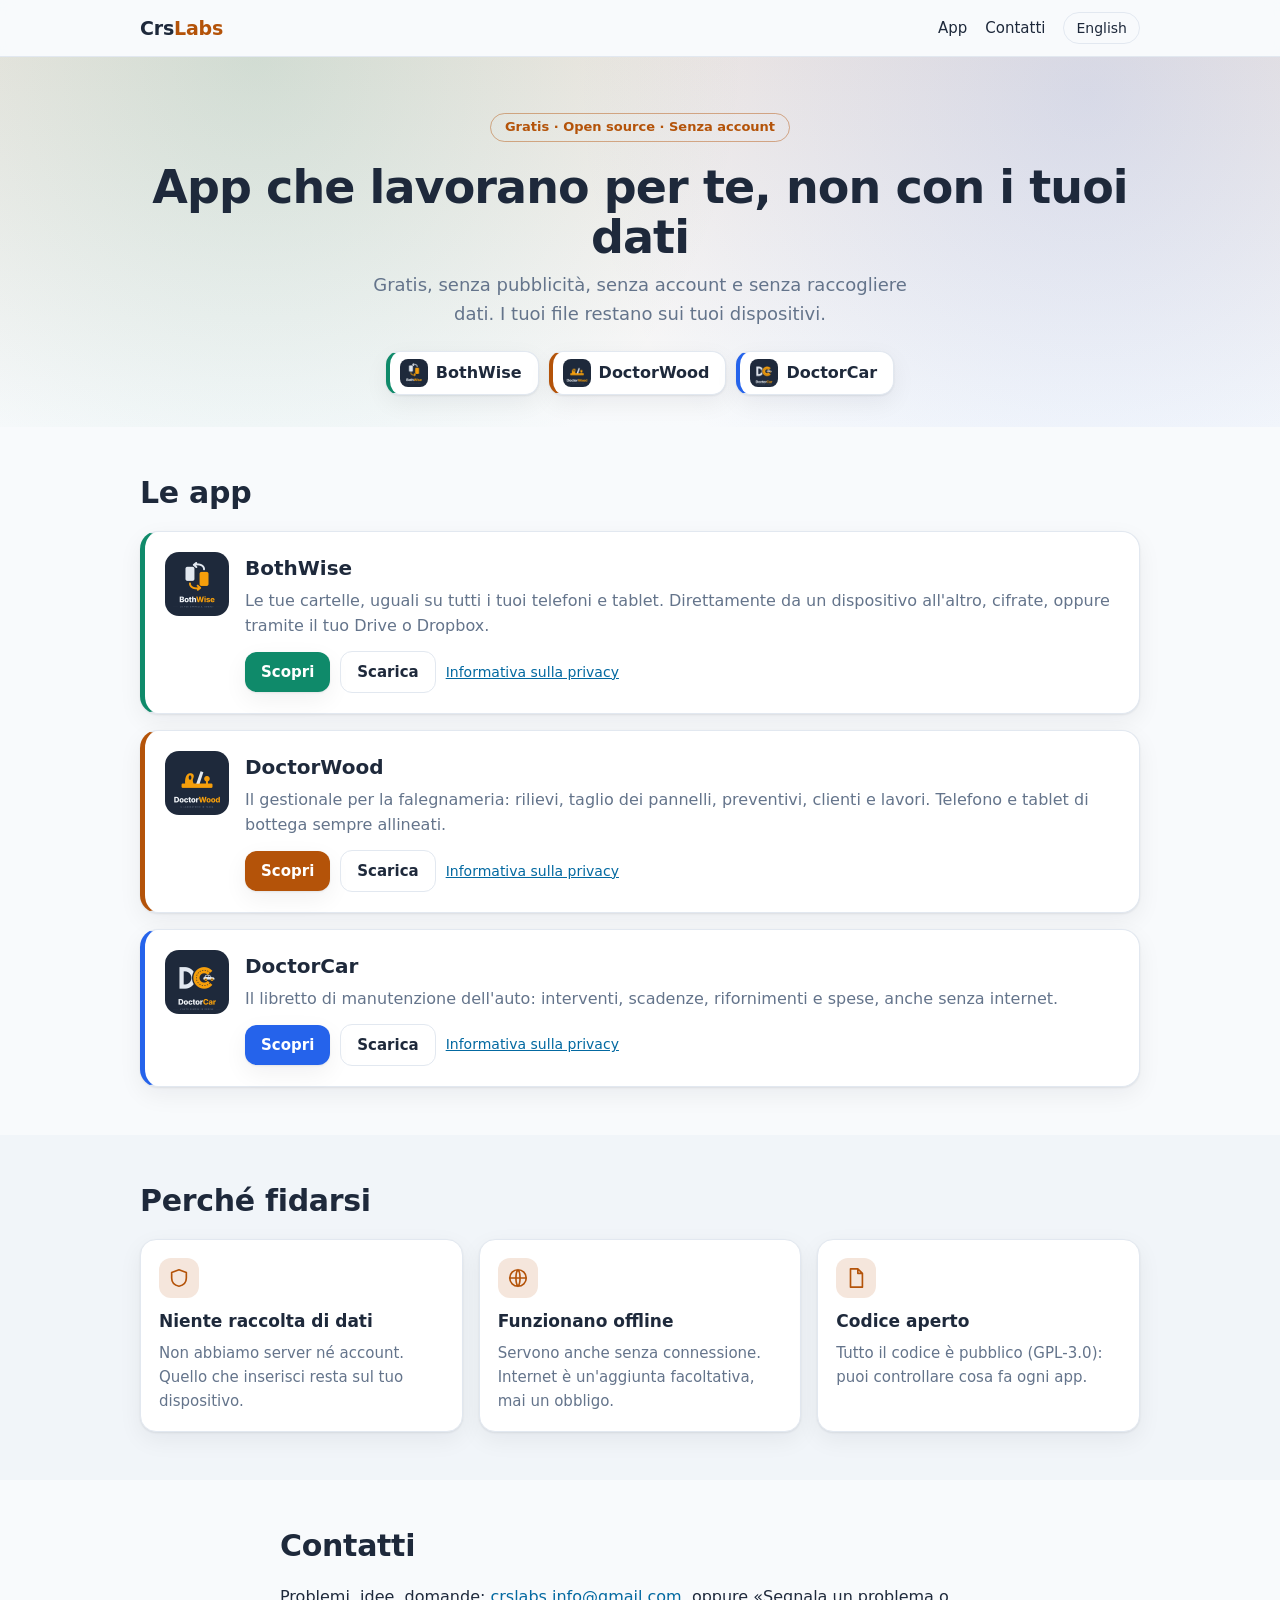
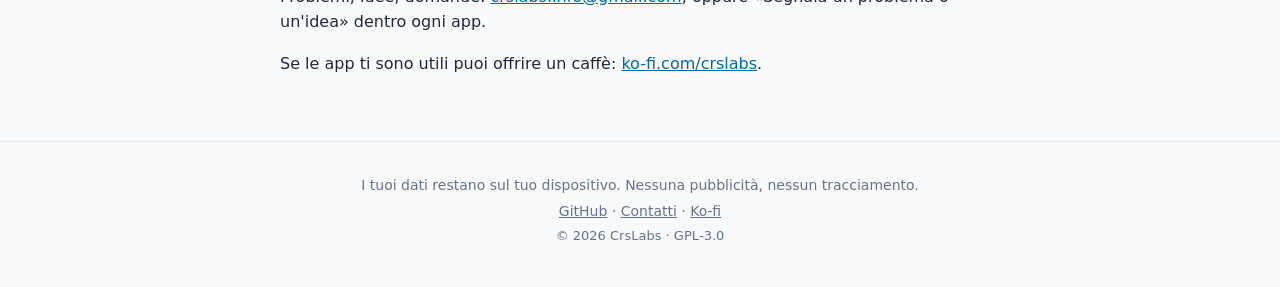
<file: index.html>
<!doctype html>
<html lang="it">
<head>
<meta charset="utf-8">
<meta name="viewport" content="width=device-width, initial-scale=1">
<title>CrsLabs</title>
<meta name="description" content="CrsLabs: app gratuite che funzionano senza cloud e senza raccogliere dati. BothWise, DoctorWood, DoctorCar.">
<meta name="theme-color" content="#b45309">
<link rel="stylesheet" href="stile.css">
</head>
<body>
<header class="nav"><div class="in"><a class="marca" href="">Crs<span>Labs</span></a>
<nav><a href="#app">App</a><a class="solo-largo" href="#contatti">Contatti</a><a class="lingua" href="en.html">English</a></nav></div></header>
<main><section class="eroe home"><div class="in"><span class="badge">Gratis · Open source · Senza account</span><h1>App che lavorano per te, non con i tuoi dati</h1><p class="lead">Gratis, senza pubblicità, senza account e senza raccogliere dati. I tuoi file restano sui tuoi dispositivi.</p><div class="pillole"><a class="pill" style="--acc:#0f8a6a" href="app/bothwise/"><img src="img/bothwise.png" alt="" width="28" height="28">BothWise</a><a class="pill" style="--acc:#b45309" href="app/doctorwood/"><img src="img/doctorwood.png" alt="" width="28" height="28">DoctorWood</a><a class="pill" style="--acc:#2563eb" href="app/doctorcar/"><img src="img/doctorcar.png" alt="" width="28" height="28">DoctorCar</a></div></div></section>
<section class="sez" id="app"><div class="in"><h2>Le app</h2><div class="carte">
<article class="app" style="--acc:#0f8a6a"><img src="img/bothwise.png" alt="" width="64" height="64"><div><h3>BothWise</h3><p>Le tue cartelle, uguali su tutti i tuoi telefoni e tablet. Direttamente da un dispositivo all'altro, cifrate, oppure tramite il tuo Drive o Dropbox.</p><div class="azioni"><a class="bott" href="app/bothwise/">Scopri</a><a class="bott sec" href="https://github.com/CrsLabs/BothWise/releases/latest">Scarica</a><a class="lk" href="privacy/bothwise.html">Informativa sulla privacy</a></div></div></article>
<article class="app" style="--acc:#b45309"><img src="img/doctorwood.png" alt="" width="64" height="64"><div><h3>DoctorWood</h3><p>Il gestionale per la falegnameria: rilievi, taglio dei pannelli, preventivi, clienti e lavori. Telefono e tablet di bottega sempre allineati.</p><div class="azioni"><a class="bott" href="app/doctorwood/">Scopri</a><a class="bott sec" href="https://github.com/CrsLabs/DoctorWood/releases/latest">Scarica</a><a class="lk" href="privacy/doctorwood.html">Informativa sulla privacy</a></div></div></article>
<article class="app" style="--acc:#2563eb"><img src="img/doctorcar.png" alt="" width="64" height="64"><div><h3>DoctorCar</h3><p>Il libretto di manutenzione dell'auto: interventi, scadenze, rifornimenti e spese, anche senza internet.</p><div class="azioni"><a class="bott" href="app/doctorcar/">Scopri</a><a class="bott sec" href="https://github.com/CrsLabs/DoctorCar/releases/latest">Scarica</a><a class="lk" href="privacy/doctorcar.html">Informativa sulla privacy</a></div></div></article>
</div></div></section>
<section class="sez alt"><div class="in"><h2>Perché fidarsi</h2><div class="griglia tre"><div class="scheda"><span class="ico"><svg viewBox="0 0 24 24" aria-hidden="true"><path d="M12 3l8 3v6c0 5-3.5 8-8 9-4.5-1-8-4-8-9V6z"/></svg></span><h3>Niente raccolta di dati</h3><p>Non abbiamo server né account. Quello che inserisci resta sul tuo dispositivo.</p></div><div class="scheda"><span class="ico"><svg viewBox="0 0 24 24" aria-hidden="true"><path d="M12 3a9 9 0 1 0 0 18 9 9 0 0 0 0-18zM3 12h18M12 3c3 3 3 15 0 18M12 3c-3 3-3 15 0 18"/></svg></span><h3>Funzionano offline</h3><p>Servono anche senza connessione. Internet è un'aggiunta facoltativa, mai un obbligo.</p></div><div class="scheda"><span class="ico"><svg viewBox="0 0 24 24" aria-hidden="true"><path d="M6 2h8l5 5v15H6zM14 2v5h5"/></svg></span><h3>Codice aperto</h3><p>Tutto il codice è pubblico (GPL‑3.0): puoi controllare cosa fa ogni app.</p></div></div></div></section>
<section class="sez" id="contatti"><div class="in stretto"><h2>Contatti</h2><p>Problemi, idee, domande: <a href="mailto:crslabs.info@gmail.com">crslabs.info@gmail.com</a>, oppure «Segnala un problema o un'idea» dentro ogni app.</p><p>Se le app ti sono utili puoi offrire un caffè: <a href="https://ko-fi.com/crslabs">ko-fi.com/crslabs</a>.</p></div></section></main>
<footer class="piede"><div class="in"><p>I tuoi dati restano sul tuo dispositivo. Nessuna pubblicità, nessun tracciamento.</p><p><a href="https://github.com/CrsLabs">GitHub</a> · <a href="mailto:crslabs.info@gmail.com">Contatti</a> · <a href="https://ko-fi.com/crslabs">Ko‑fi</a></p><p class="pic">© 2026 CrsLabs · GPL‑3.0</p></div></footer>
</body></html>
</file>
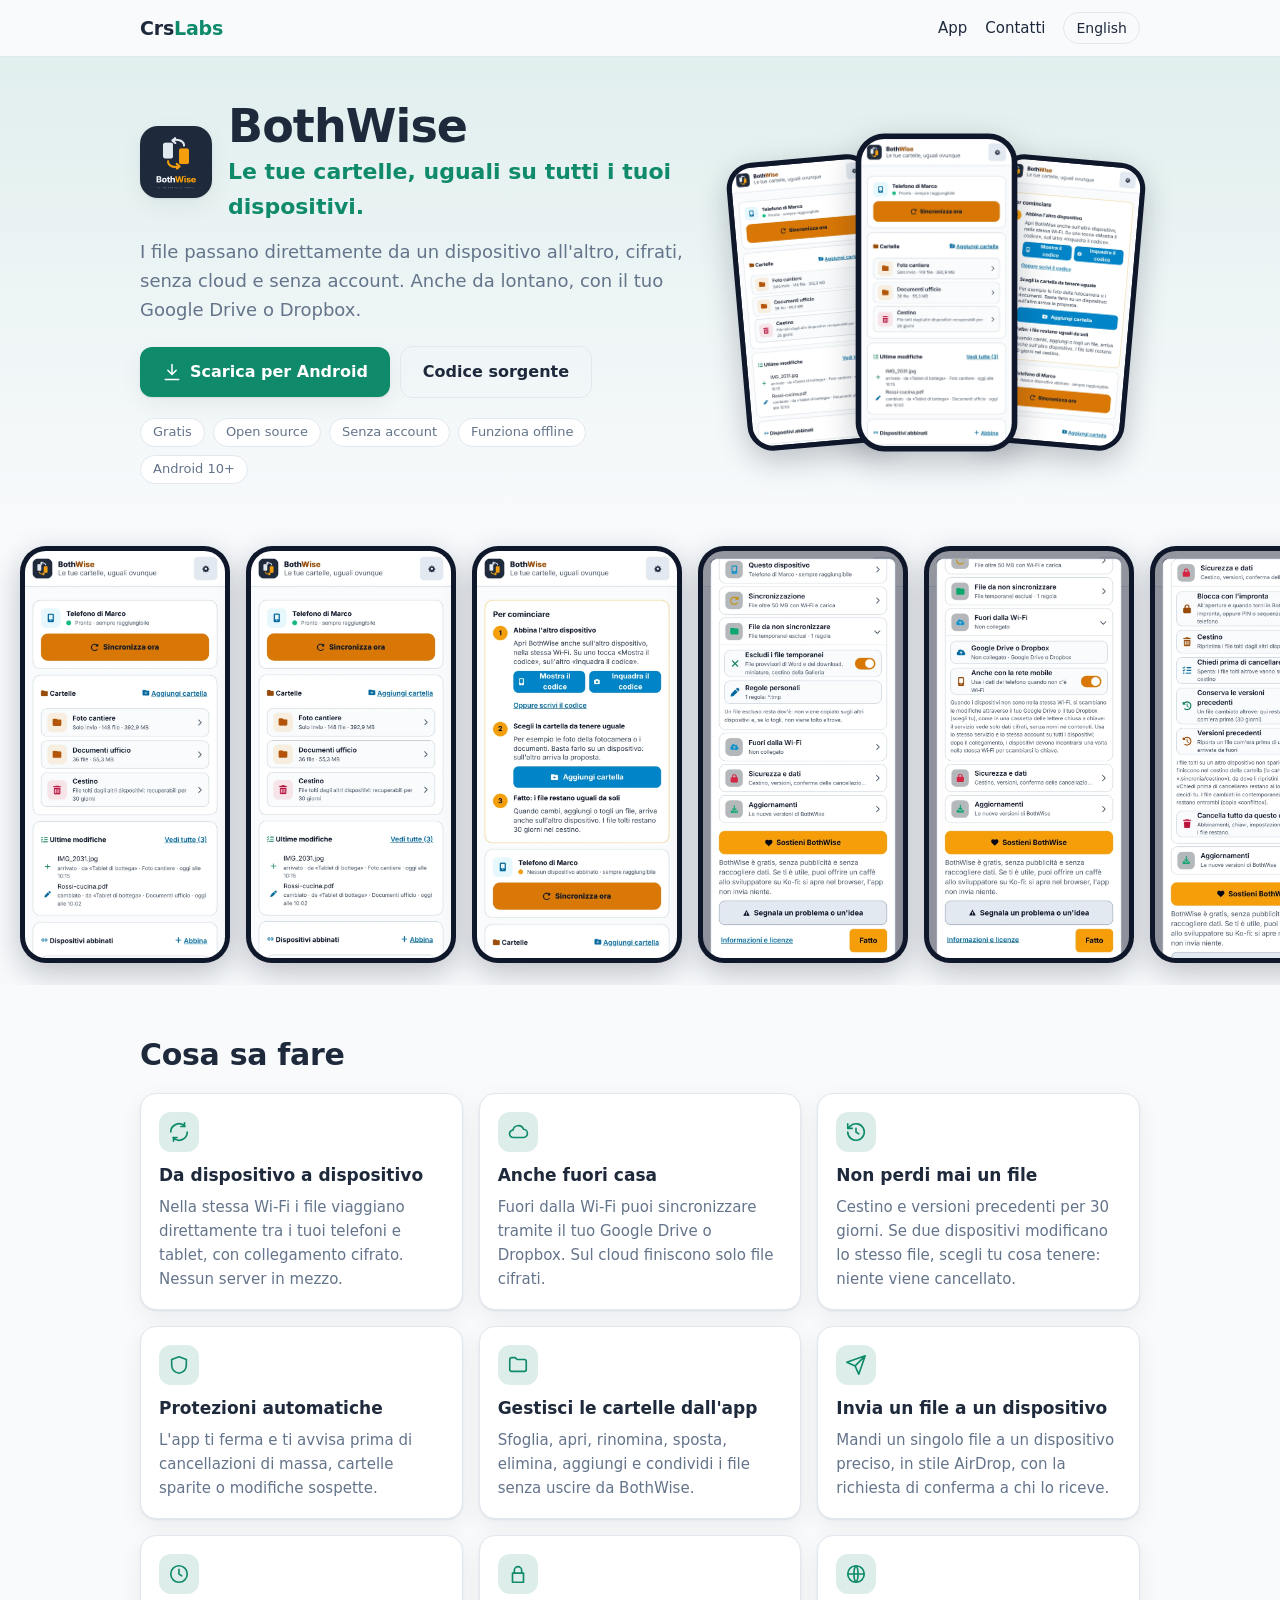
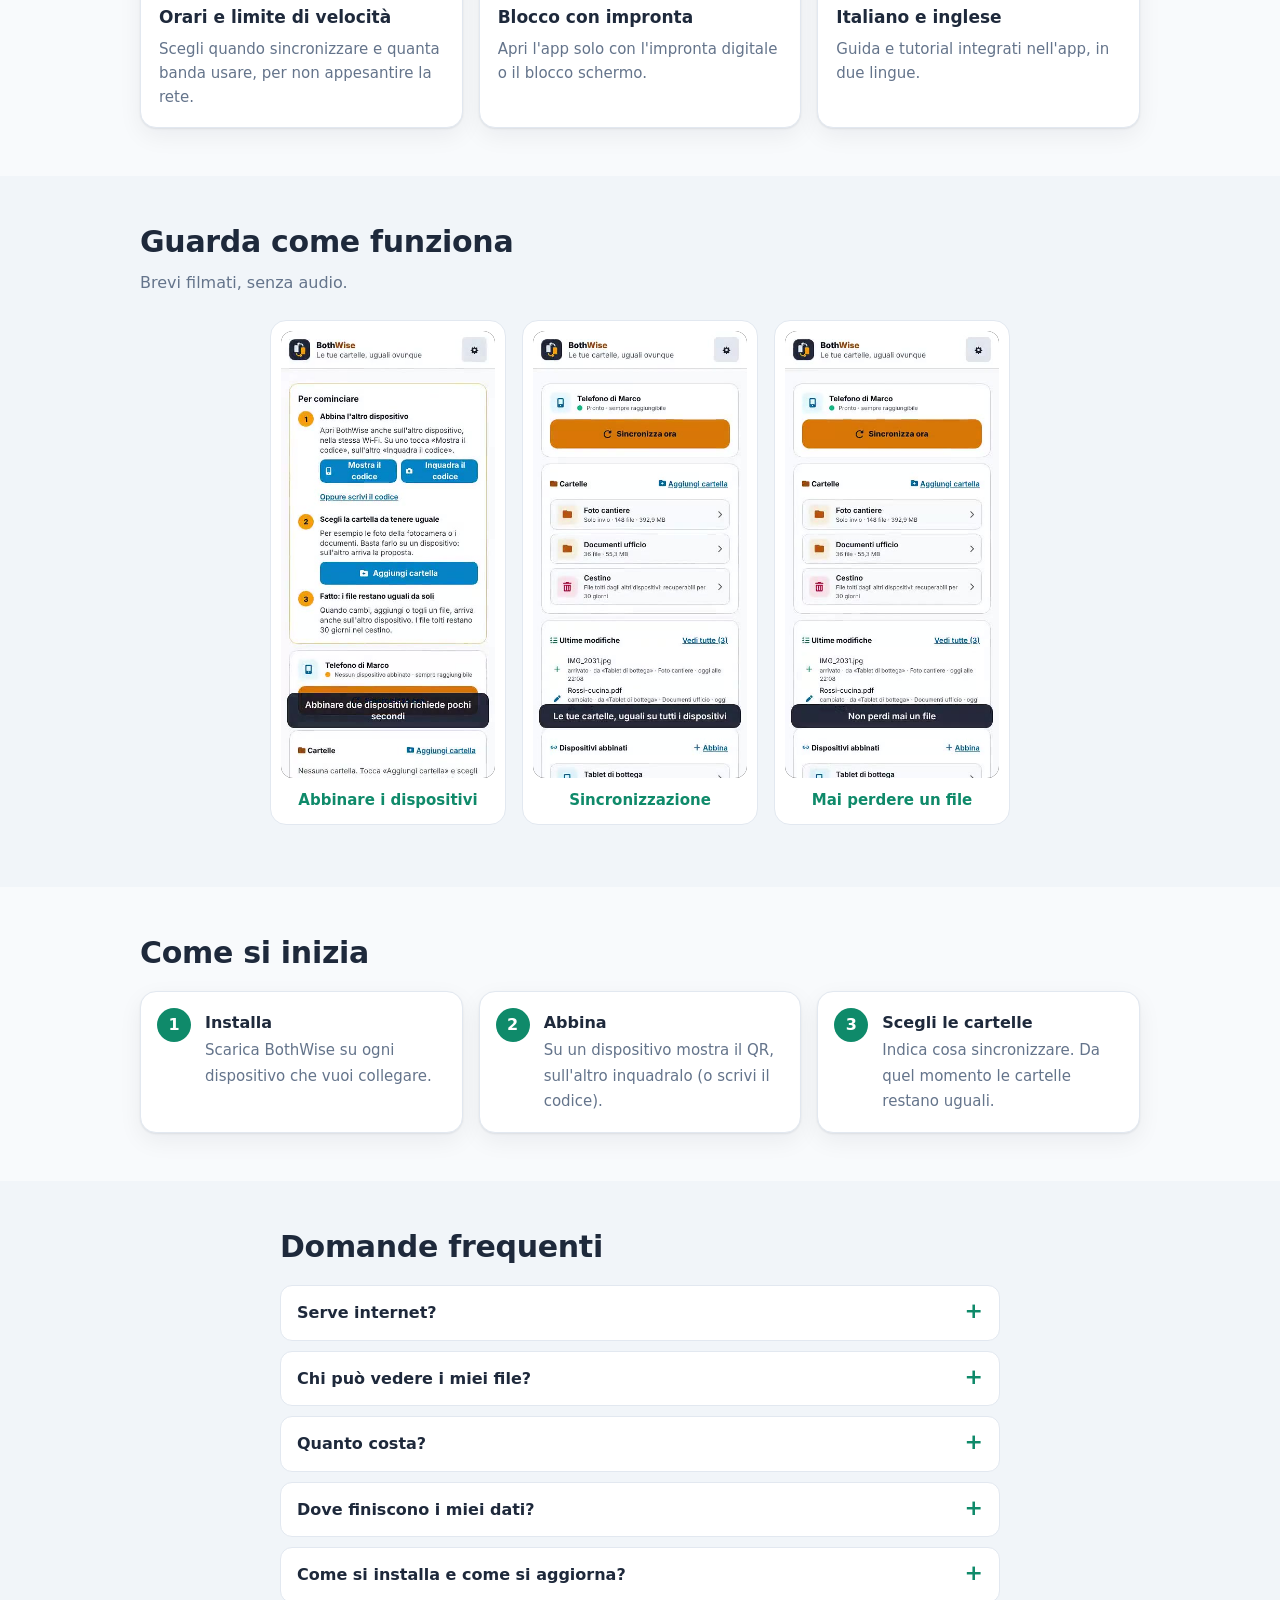
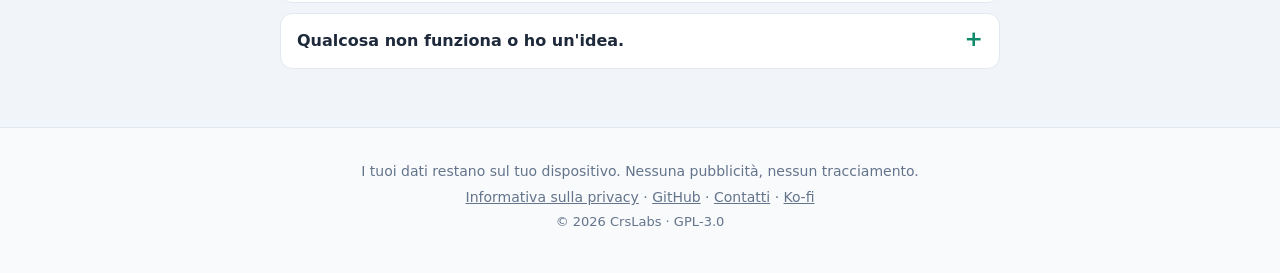
<file: app/bothwise/index.html>
<!doctype html>
<html lang="it">
<head>
<meta charset="utf-8">
<meta name="viewport" content="width=device-width, initial-scale=1">
<title>BothWise · CrsLabs</title>
<meta name="description" content="Le tue cartelle, uguali su tutti i tuoi dispositivi.">
<meta name="theme-color" content="#0f8a6a">
<link rel="stylesheet" href="../../stile.css">
</head>
<body style="--acc:#0f8a6a">
<header class="nav"><div class="in"><a class="marca" href="../../">Crs<span>Labs</span></a>
<nav><a href="../../#app">App</a><a class="solo-largo" href="../../#contatti">Contatti</a><a class="lingua" href="en.html">English</a></nav></div></header>
<main>
<section class="eroe"><div class="in due">
<div class="testo"><div class="intest"><img class="logo" src="logo.png" alt="" width="72" height="72"><div><h1>BothWise</h1><p class="tag">Le tue cartelle, uguali su tutti i tuoi dispositivi.</p></div></div><p class="lead">I file passano direttamente da un dispositivo all'altro, cifrati, senza cloud e senza account. Anche da lontano, con il tuo Google Drive o Dropbox.</p>
<div class="azioni"><a class="bott" href="https://github.com/CrsLabs/BothWise/releases/latest"><svg viewBox="0 0 24 24" aria-hidden="true"><path d="M12 3v12M7 10l5 5 5-5M4 21h16"/></svg>Scarica per Android</a><a class="bott sec" href="https://github.com/CrsLabs/BothWise">Codice sorgente</a></div>
<ul class="chip"><li>Gratis</li><li>Open source</li><li>Senza account</li><li>Funziona offline</li><li>Android 10+</li></ul></div>
<div class="pila" aria-hidden="true"><div class="tel t2"><img src="img/it-02.webp" alt="" width="640" height="1303"></div><div class="tel t1"><img src="img/it-01.webp" alt="" width="640" height="1303"></div><div class="tel t3"><img src="img/it-03.webp" alt="" width="640" height="1303"></div></div>
</div></section>
<section class="gal-sez"><div class="gal"><div class="tel"><img src="img/it-01.webp" alt="" width="640" height="1303"></div><div class="tel"><img src="img/it-02.webp" alt="" width="640" height="1303"></div><div class="tel"><img src="img/it-03.webp" alt="" width="640" height="1303" loading="lazy"></div><div class="tel"><img src="img/it-04.webp" alt="" width="640" height="1303" loading="lazy"></div><div class="tel"><img src="img/it-05.webp" alt="" width="640" height="1303" loading="lazy"></div><div class="tel"><img src="img/it-06.webp" alt="" width="640" height="1303" loading="lazy"></div></div></section>
<section class="sez"><div class="in"><h2>Cosa sa fare</h2><div class="griglia">
<div class="scheda"><span class="ico"><svg viewBox="0 0 24 24" aria-hidden="true"><path d="M21 12a9 9 0 0 1-15.5 6.2M3 12A9 9 0 0 1 18.5 5.8M18 2v4h-4M6 22v-4h4"/></svg></span><h3>Da dispositivo a dispositivo</h3><p><span class="lungo">Nella stessa Wi‑Fi i file viaggiano direttamente tra i tuoi telefoni e tablet, con collegamento cifrato. Nessun server in mezzo.</span><span class="corto">Nella stessa Wi‑Fi i file viaggiano direttamente tra i tuoi telefoni e tablet, con collegamento cifrato.</span></p></div>
<div class="scheda"><span class="ico"><svg viewBox="0 0 24 24" aria-hidden="true"><path d="M7 18a4 4 0 0 1-.5-8A6 6 0 0 1 18 9a4.5 4.5 0 0 1-.5 9z"/></svg></span><h3>Anche fuori casa</h3><p><span class="lungo">Fuori dalla Wi‑Fi puoi sincronizzare tramite il tuo Google Drive o Dropbox. Sul cloud finiscono solo file cifrati.</span><span class="corto">Fuori dalla Wi‑Fi puoi sincronizzare tramite il tuo Google Drive o Dropbox.</span></p></div>
<div class="scheda"><span class="ico"><svg viewBox="0 0 24 24" aria-hidden="true"><path d="M3 12a9 9 0 1 0 3-6.7L3 8M3 3v5h5M12 8v4l3 2"/></svg></span><h3>Non perdi mai un file</h3><p><span class="lungo">Cestino e versioni precedenti per 30 giorni. Se due dispositivi modificano lo stesso file, scegli tu cosa tenere: niente viene cancellato.</span><span class="corto">Cestino e versioni precedenti per 30 giorni.</span></p></div>
<div class="scheda"><span class="ico"><svg viewBox="0 0 24 24" aria-hidden="true"><path d="M12 3l8 3v6c0 5-3.5 8-8 9-4.5-1-8-4-8-9V6z"/></svg></span><h3>Protezioni automatiche</h3><p><span class="lungo">L'app ti ferma e ti avvisa prima di cancellazioni di massa, cartelle sparite o modifiche sospette.</span><span class="corto">L'app ti ferma e ti avvisa prima di cancellazioni di massa, cartelle sparite o modifiche sospette.</span></p></div>
<div class="scheda"><span class="ico"><svg viewBox="0 0 24 24" aria-hidden="true"><path d="M3 6a2 2 0 0 1 2-2h4l2 2h8a2 2 0 0 1 2 2v9a2 2 0 0 1-2 2H5a2 2 0 0 1-2-2z"/></svg></span><h3>Gestisci le cartelle dall'app</h3><p><span class="lungo">Sfoglia, apri, rinomina, sposta, elimina, aggiungi e condividi i file senza uscire da BothWise.</span><span class="corto">Sfoglia, apri, rinomina, sposta, elimina, aggiungi e condividi i file senza uscire da BothWise.</span></p></div>
<div class="scheda"><span class="ico"><svg viewBox="0 0 24 24" aria-hidden="true"><path d="M22 2L11 13M22 2l-7 20-4-9-9-4z"/></svg></span><h3>Invia un file a un dispositivo</h3><p><span class="lungo">Mandi un singolo file a un dispositivo preciso, in stile AirDrop, con la richiesta di conferma a chi lo riceve.</span><span class="corto">Mandi un singolo file a un dispositivo preciso, in stile AirDrop, con la richiesta di conferma a chi lo riceve.</span></p></div>
<div class="scheda"><span class="ico"><svg viewBox="0 0 24 24" aria-hidden="true"><path d="M12 7v5l3 2M21 12a9 9 0 1 1-18 0 9 9 0 0 1 18 0z"/></svg></span><h3>Orari e limite di velocità</h3><p><span class="lungo">Scegli quando sincronizzare e quanta banda usare, per non appesantire la rete.</span><span class="corto">Scegli quando sincronizzare e quanta banda usare, per non appesantire la rete.</span></p></div>
<div class="scheda"><span class="ico"><svg viewBox="0 0 24 24" aria-hidden="true"><path d="M6 11h12v10H6zM8 11V8a4 4 0 0 1 8 0v3"/></svg></span><h3>Blocco con impronta</h3><p><span class="lungo">Apri l'app solo con l'impronta digitale o il blocco schermo.</span><span class="corto">Apri l'app solo con l'impronta digitale o il blocco schermo.</span></p></div>
<div class="scheda"><span class="ico"><svg viewBox="0 0 24 24" aria-hidden="true"><path d="M12 3a9 9 0 1 0 0 18 9 9 0 0 0 0-18zM3 12h18M12 3c3 3 3 15 0 18M12 3c-3 3-3 15 0 18"/></svg></span><h3>Italiano e inglese</h3><p><span class="lungo">Guida e tutorial integrati nell'app, in due lingue.</span><span class="corto">Guida e tutorial integrati nell'app, in due lingue.</span></p></div>
</div></div></section>
<section class="sez alt"><div class="in"><h2>Guarda come funziona</h2><p class="sub">Brevi filmati, senza audio.</p><div class="vr"><div class="vc"><video muted loop playsinline preload="metadata" poster="video/it/abbinamento.jpg" src="video/it/abbinamento.mp4"></video><h3>Abbinare i dispositivi</h3></div><div class="vc"><video muted loop playsinline preload="metadata" poster="video/it/sincronizzazione.jpg" src="video/it/sincronizzazione.mp4"></video><h3>Sincronizzazione</h3></div><div class="vc"><video muted loop playsinline preload="metadata" poster="video/it/senza-perdere.jpg" src="video/it/senza-perdere.mp4"></video><h3>Mai perdere un file</h3></div></div></div></section>
<section class="sez"><div class="in"><h2>Come si inizia</h2><ol class="passi"><li><b>Installa</b><span>Scarica BothWise su ogni dispositivo che vuoi collegare.</span></li><li><b>Abbina</b><span>Su un dispositivo mostra il QR, sull'altro inquadralo (o scrivi il codice).</span></li><li><b>Scegli le cartelle</b><span>Indica cosa sincronizzare. Da quel momento le cartelle restano uguali.</span></li></ol></div></section>
<section class="sez alt"><div class="in stretto"><h2>Domande frequenti</h2><details><summary>Serve internet?</summary><p>No: nella stessa Wi‑Fi i dispositivi si trovano da soli. Internet serve solo se vuoi sincronizzare da lontano tramite Drive o Dropbox.</p></details><details><summary>Chi può vedere i miei file?</summary><p>Solo i dispositivi che hai abbinato tu. Sul cloud, se lo usi, i file sono cifrati e illeggibili per il fornitore.</p></details><details><summary>Quanto costa?</summary><p>Niente. Le app sono gratuite, senza pubblicità e senza acquisti. Se ti sono utili puoi offrire un caffè su ko-fi.com/crslabs.</p></details><details><summary>Dove finiscono i miei dati?</summary><p>Restano sul tuo dispositivo. CrsLabs non ha server e non raccoglie nulla. I dettagli sono nell'informativa sulla privacy.</p></details><details><summary>Come si installa e come si aggiorna?</summary><p>Scarica il file dalla pagina «Release» su GitHub e aprilo: Android ti chiederà di consentire l'installazione da quella fonte. Gli aggiornamenti successivi ti vengono proposti dentro l'app e si installano sopra la versione vecchia, senza perdere i dati.</p></details><details><summary>Qualcosa non funziona o ho un'idea.</summary><p>Scrivi a crslabs.info@gmail.com oppure usa «Segnala un problema o un'idea» dentro l'app.</p></details></div></section>
</main>
<footer class="piede"><div class="in"><p>I tuoi dati restano sul tuo dispositivo. Nessuna pubblicità, nessun tracciamento.</p><p><a href="../../privacy/bothwise.html">Informativa sulla privacy</a> · <a href="https://github.com/CrsLabs/BothWise">GitHub</a> · <a href="mailto:crslabs.info@gmail.com">Contatti</a> · <a href="https://ko-fi.com/crslabs">Ko‑fi</a></p><p class="pic">© 2026 CrsLabs · GPL‑3.0</p></div></footer>
<script>(function(){var v=[].slice.call(document.querySelectorAll('.vc video'));if(!v.length)return;
v.forEach(function(e){e.addEventListener('click',function(){e.paused?e.play():e.pause()})});
if(!('IntersectionObserver'in window))return;var o=new IntersectionObserver(function(es){es.forEach(function(x){var e=x.target;if(x.isIntersecting&&x.intersectionRatio>=.6){var p=e.play();p&&p.catch&&p.catch(function(){})}else e.pause()})},{threshold:[0,.6]});v.forEach(function(e){o.observe(e)})})()</script>
</body></html>
</file>
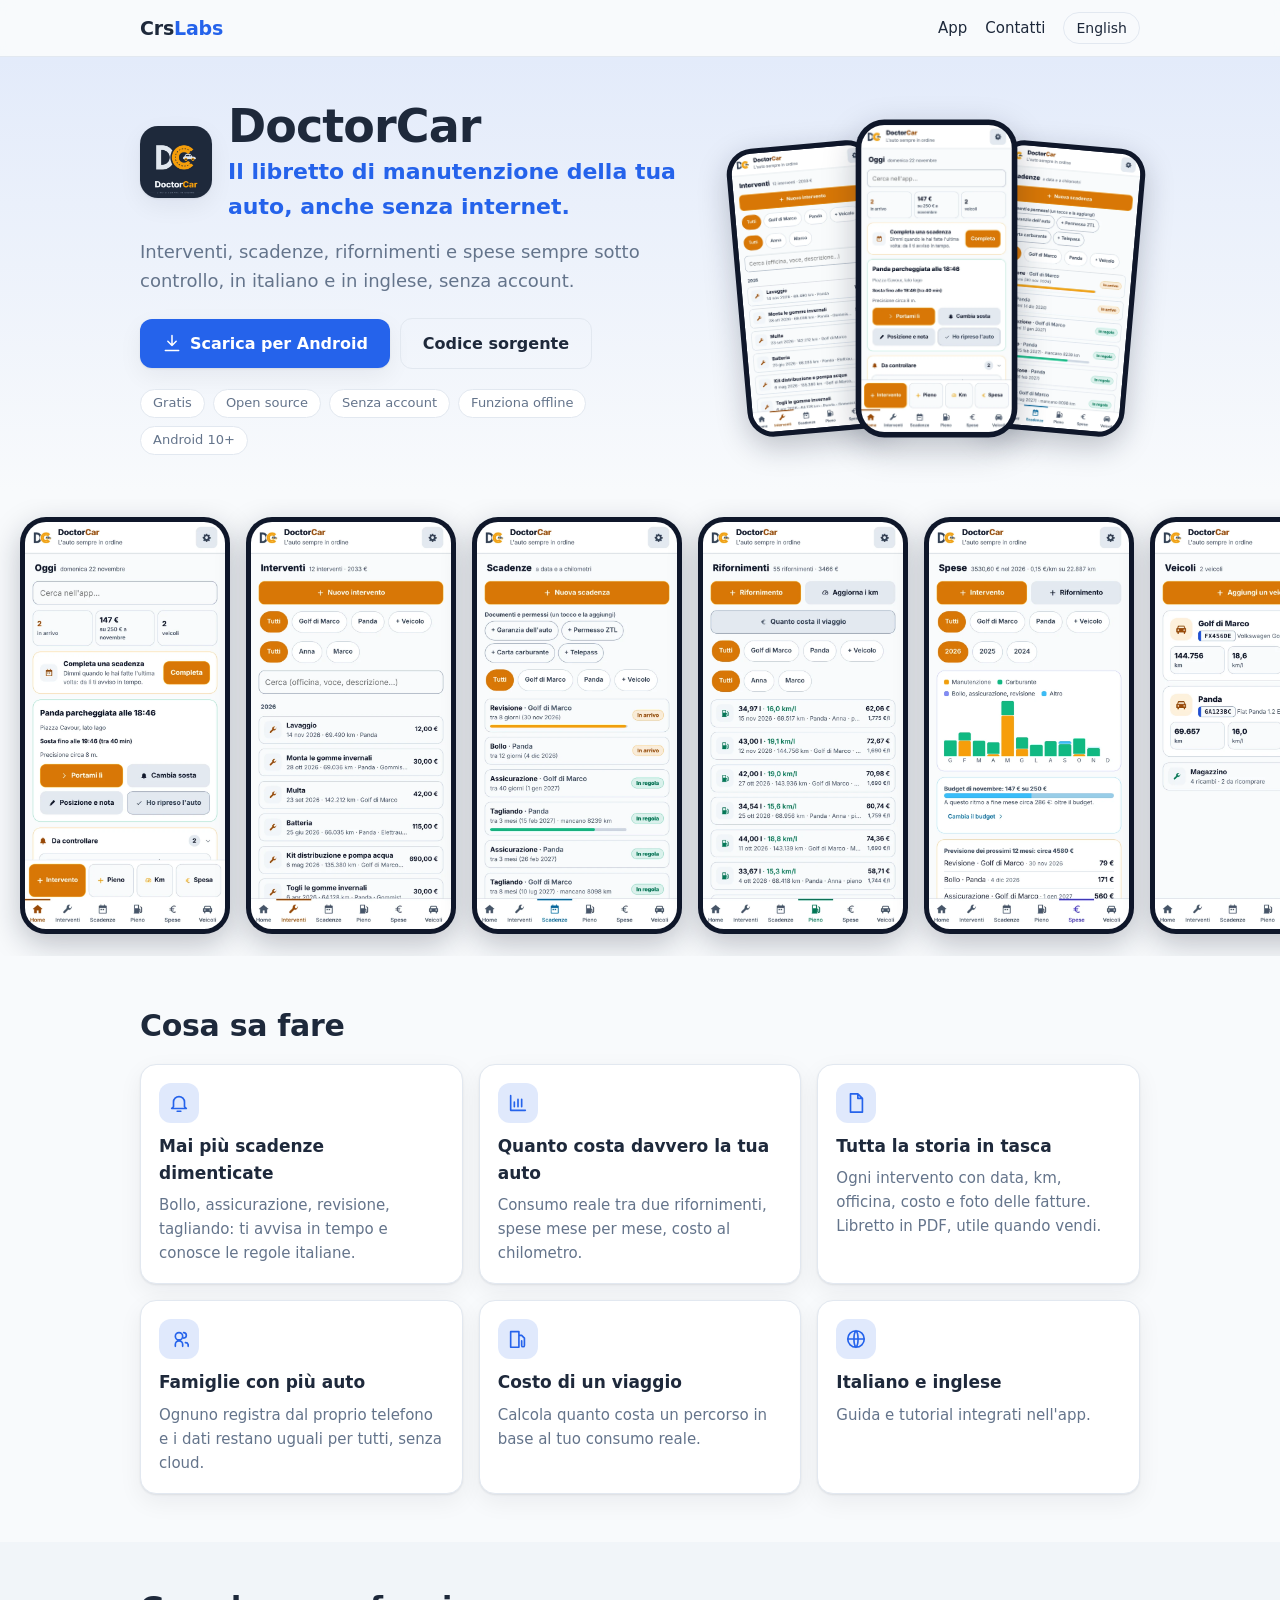
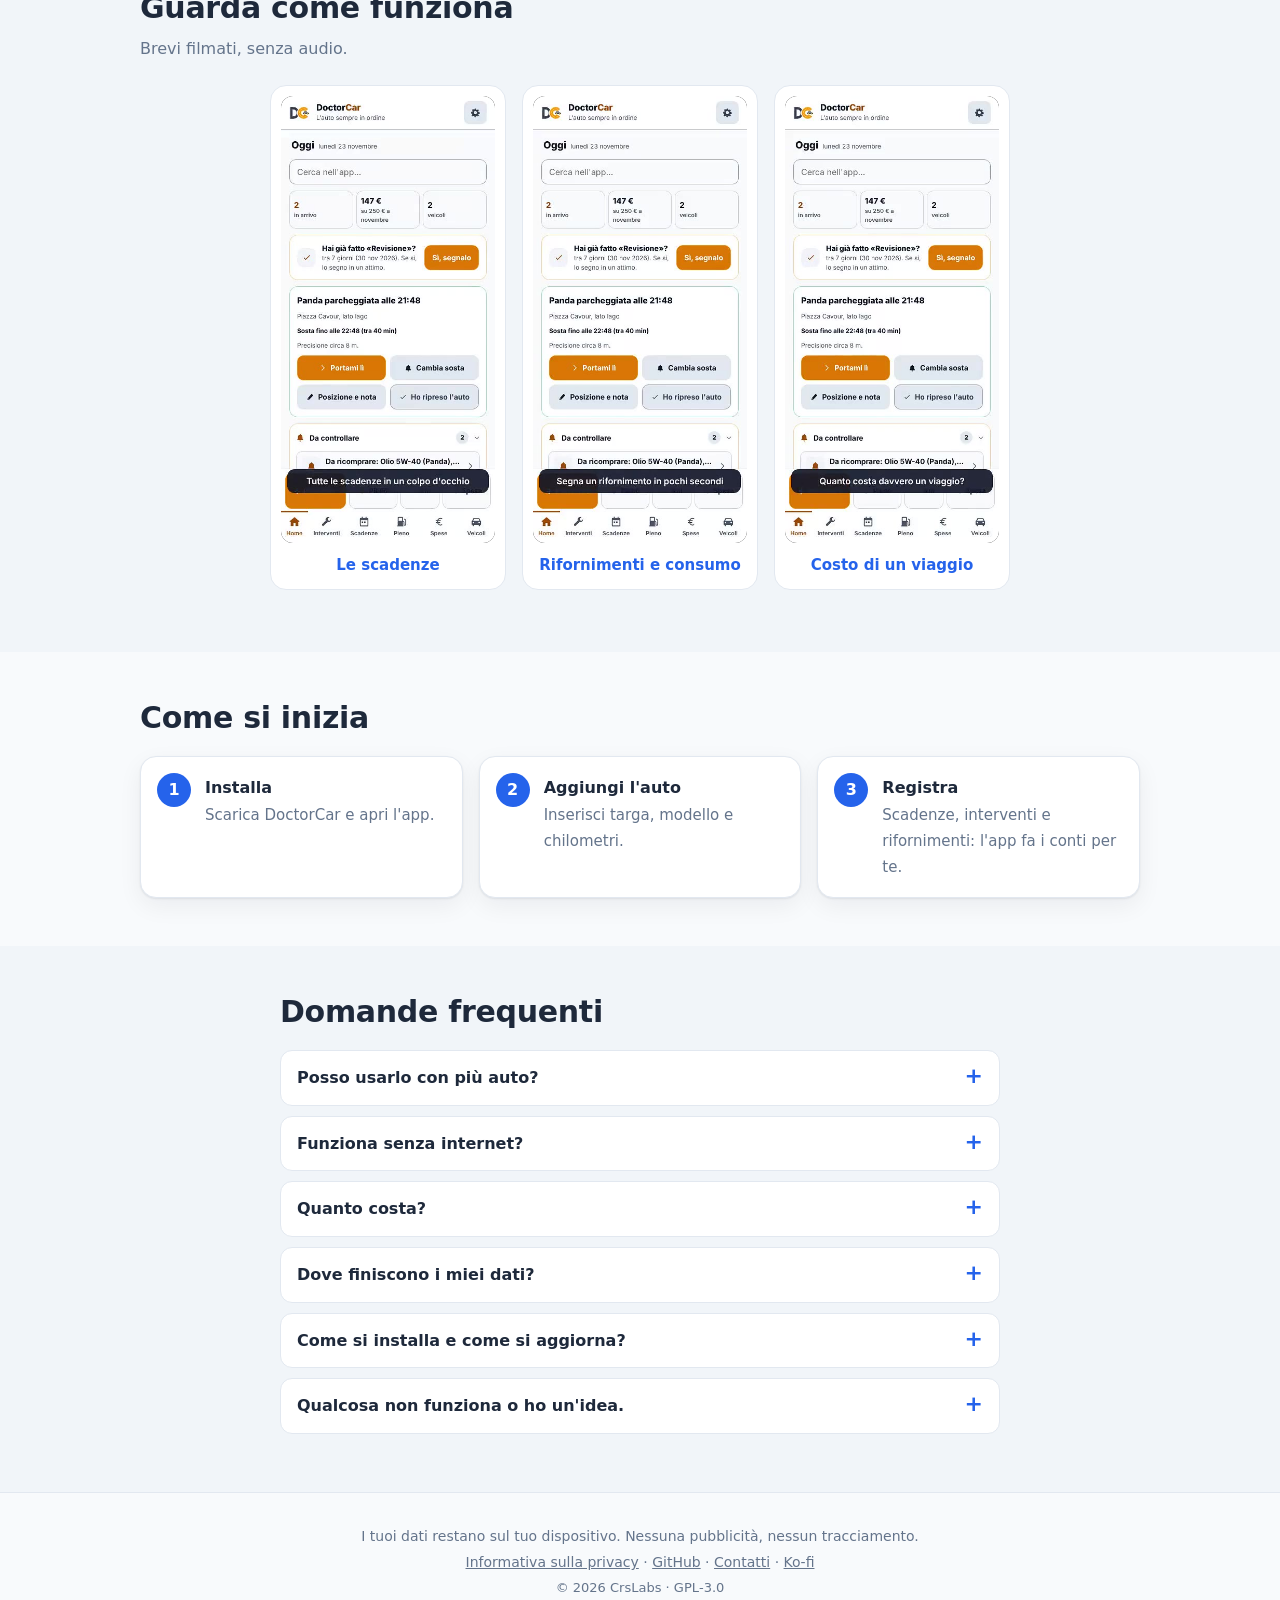
<file: app/doctorcar/index.html>
<!doctype html>
<html lang="it">
<head>
<meta charset="utf-8">
<meta name="viewport" content="width=device-width, initial-scale=1">
<title>DoctorCar · CrsLabs</title>
<meta name="description" content="Il libretto di manutenzione della tua auto, anche senza internet.">
<meta name="theme-color" content="#2563eb">
<link rel="stylesheet" href="../../stile.css">
</head>
<body style="--acc:#2563eb">
<header class="nav"><div class="in"><a class="marca" href="../../">Crs<span>Labs</span></a>
<nav><a href="../../#app">App</a><a class="solo-largo" href="../../#contatti">Contatti</a><a class="lingua" href="en.html">English</a></nav></div></header>
<main>
<section class="eroe"><div class="in due">
<div class="testo"><div class="intest"><img class="logo" src="logo.png" alt="" width="72" height="72"><div><h1>DoctorCar</h1><p class="tag">Il libretto di manutenzione della tua auto, anche senza internet.</p></div></div><p class="lead">Interventi, scadenze, rifornimenti e spese sempre sotto controllo, in italiano e in inglese, senza account.</p>
<div class="azioni"><a class="bott" href="https://github.com/CrsLabs/DoctorCar/releases/latest"><svg viewBox="0 0 24 24" aria-hidden="true"><path d="M12 3v12M7 10l5 5 5-5M4 21h16"/></svg>Scarica per Android</a><a class="bott sec" href="https://github.com/CrsLabs/DoctorCar">Codice sorgente</a></div>
<ul class="chip"><li>Gratis</li><li>Open source</li><li>Senza account</li><li>Funziona offline</li><li>Android 10+</li></ul></div>
<div class="pila" aria-hidden="true"><div class="tel t2"><img src="img/it-02.webp" alt="" width="640" height="1303"></div><div class="tel t1"><img src="img/it-01.webp" alt="" width="640" height="1303"></div><div class="tel t3"><img src="img/it-03.webp" alt="" width="640" height="1303"></div></div>
</div></section>
<section class="gal-sez"><div class="gal"><div class="tel"><img src="img/it-01.webp" alt="" width="640" height="1303"></div><div class="tel"><img src="img/it-02.webp" alt="" width="640" height="1303"></div><div class="tel"><img src="img/it-03.webp" alt="" width="640" height="1303" loading="lazy"></div><div class="tel"><img src="img/it-04.webp" alt="" width="640" height="1303" loading="lazy"></div><div class="tel"><img src="img/it-05.webp" alt="" width="640" height="1303" loading="lazy"></div><div class="tel"><img src="img/it-06.webp" alt="" width="640" height="1303" loading="lazy"></div><div class="tel"><img src="img/it-07.webp" alt="" width="640" height="1303" loading="lazy"></div></div></section>
<section class="sez"><div class="in"><h2>Cosa sa fare</h2><div class="griglia">
<div class="scheda"><span class="ico"><svg viewBox="0 0 24 24" aria-hidden="true"><path d="M6 16V11a6 6 0 0 1 12 0v5l2 2H4zM10 21h4"/></svg></span><h3>Mai più scadenze dimenticate</h3><p><span class="lungo">Bollo, assicurazione, revisione, tagliando: ti avvisa in tempo e conosce le regole italiane.</span><span class="corto">Bollo, assicurazione, revisione, tagliando: ti avvisa in tempo e conosce le regole italiane.</span></p></div>
<div class="scheda"><span class="ico"><svg viewBox="0 0 24 24" aria-hidden="true"><path d="M4 20V4M4 20h16M8 16v-5M12 16V8M16 16v-8"/></svg></span><h3>Quanto costa davvero la tua auto</h3><p><span class="lungo">Consumo reale tra due rifornimenti, spese mese per mese, costo al chilometro.</span><span class="corto">Consumo reale tra due rifornimenti, spese mese per mese, costo al chilometro.</span></p></div>
<div class="scheda"><span class="ico"><svg viewBox="0 0 24 24" aria-hidden="true"><path d="M6 2h8l5 5v15H6zM14 2v5h5"/></svg></span><h3>Tutta la storia in tasca</h3><p><span class="lungo">Ogni intervento con data, km, officina, costo e foto delle fatture. Libretto in PDF, utile quando vendi.</span><span class="corto">Ogni intervento con data, km, officina, costo e foto delle fatture.</span></p></div>
<div class="scheda"><span class="ico"><svg viewBox="0 0 24 24" aria-hidden="true"><path d="M16 20v-2a4 4 0 0 0-8 0v2M12 13a4 4 0 1 0 0-8 4 4 0 0 0 0 8zM22 20v-2a3 3 0 0 0-3-2M17 5a3 3 0 0 1 0 6"/></svg></span><h3>Famiglie con più auto</h3><p><span class="lungo">Ognuno registra dal proprio telefono e i dati restano uguali per tutti, senza cloud.</span><span class="corto">Ognuno registra dal proprio telefono e i dati restano uguali per tutti, senza cloud.</span></p></div>
<div class="scheda"><span class="ico"><svg viewBox="0 0 24 24" aria-hidden="true"><path d="M4 21V4h9v17M4 21h9M13 8h3l3 3v8a1.5 1.5 0 0 1-3 0v-5"/></svg></span><h3>Costo di un viaggio</h3><p><span class="lungo">Calcola quanto costa un percorso in base al tuo consumo reale.</span><span class="corto">Calcola quanto costa un percorso in base al tuo consumo reale.</span></p></div>
<div class="scheda"><span class="ico"><svg viewBox="0 0 24 24" aria-hidden="true"><path d="M12 3a9 9 0 1 0 0 18 9 9 0 0 0 0-18zM3 12h18M12 3c3 3 3 15 0 18M12 3c-3 3-3 15 0 18"/></svg></span><h3>Italiano e inglese</h3><p><span class="lungo">Guida e tutorial integrati nell'app.</span><span class="corto">Guida e tutorial integrati nell'app.</span></p></div>
</div></div></section>
<section class="sez alt"><div class="in"><h2>Guarda come funziona</h2><p class="sub">Brevi filmati, senza audio.</p><div class="vr"><div class="vc"><video muted loop playsinline preload="metadata" poster="video/it/scadenze.jpg" src="video/it/scadenze.mp4"></video><h3>Le scadenze</h3></div><div class="vc"><video muted loop playsinline preload="metadata" poster="video/it/rifornimento.jpg" src="video/it/rifornimento.mp4"></video><h3>Rifornimenti e consumo</h3></div><div class="vc"><video muted loop playsinline preload="metadata" poster="video/it/viaggio.jpg" src="video/it/viaggio.mp4"></video><h3>Costo di un viaggio</h3></div></div></div></section>
<section class="sez"><div class="in"><h2>Come si inizia</h2><ol class="passi"><li><b>Installa</b><span>Scarica DoctorCar e apri l'app.</span></li><li><b>Aggiungi l'auto</b><span>Inserisci targa, modello e chilometri.</span></li><li><b>Registra</b><span>Scadenze, interventi e rifornimenti: l'app fa i conti per te.</span></li></ol></div></section>
<section class="sez alt"><div class="in stretto"><h2>Domande frequenti</h2><details><summary>Posso usarlo con più auto?</summary><p>Sì, quante ne vuoi, anche con la scheda di ciascun veicolo.</p></details><details><summary>Funziona senza internet?</summary><p>Sempre. Non serve nessuna connessione per usarlo.</p></details><details><summary>Quanto costa?</summary><p>Niente. Le app sono gratuite, senza pubblicità e senza acquisti. Se ti sono utili puoi offrire un caffè su ko-fi.com/crslabs.</p></details><details><summary>Dove finiscono i miei dati?</summary><p>Restano sul tuo dispositivo. CrsLabs non ha server e non raccoglie nulla. I dettagli sono nell'informativa sulla privacy.</p></details><details><summary>Come si installa e come si aggiorna?</summary><p>Scarica il file dalla pagina «Release» su GitHub e aprilo: Android ti chiederà di consentire l'installazione da quella fonte. Gli aggiornamenti successivi ti vengono proposti dentro l'app e si installano sopra la versione vecchia, senza perdere i dati.</p></details><details><summary>Qualcosa non funziona o ho un'idea.</summary><p>Scrivi a crslabs.info@gmail.com oppure usa «Segnala un problema o un'idea» dentro l'app.</p></details></div></section>
</main>
<footer class="piede"><div class="in"><p>I tuoi dati restano sul tuo dispositivo. Nessuna pubblicità, nessun tracciamento.</p><p><a href="../../privacy/doctorcar.html">Informativa sulla privacy</a> · <a href="https://github.com/CrsLabs/DoctorCar">GitHub</a> · <a href="mailto:crslabs.info@gmail.com">Contatti</a> · <a href="https://ko-fi.com/crslabs">Ko‑fi</a></p><p class="pic">© 2026 CrsLabs · GPL‑3.0</p></div></footer>
<script>(function(){var v=[].slice.call(document.querySelectorAll('.vc video'));if(!v.length)return;
v.forEach(function(e){e.addEventListener('click',function(){e.paused?e.play():e.pause()})});
if(!('IntersectionObserver'in window))return;var o=new IntersectionObserver(function(es){es.forEach(function(x){var e=x.target;if(x.isIntersecting&&x.intersectionRatio>=.6){var p=e.play();p&&p.catch&&p.catch(function(){})}else e.pause()})},{threshold:[0,.6]});v.forEach(function(e){o.observe(e)})})()</script>
</body></html>
</file>
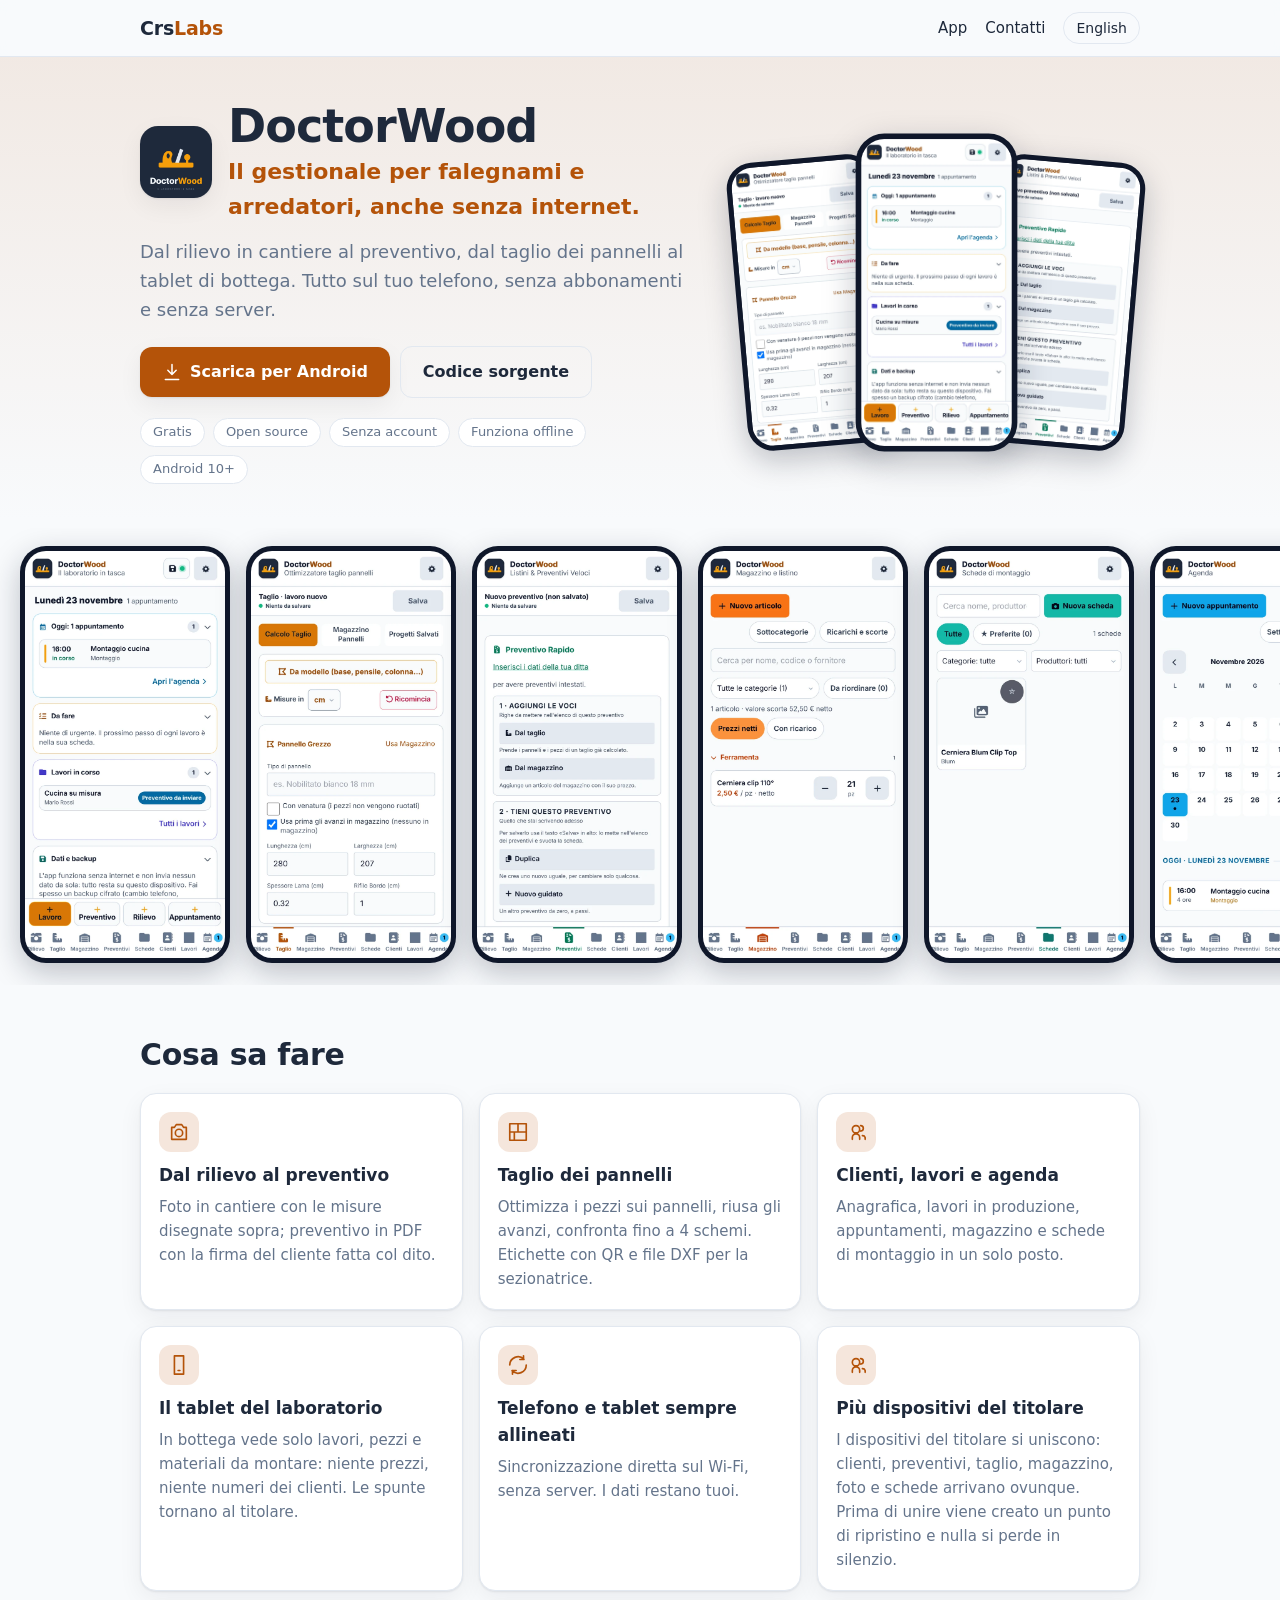
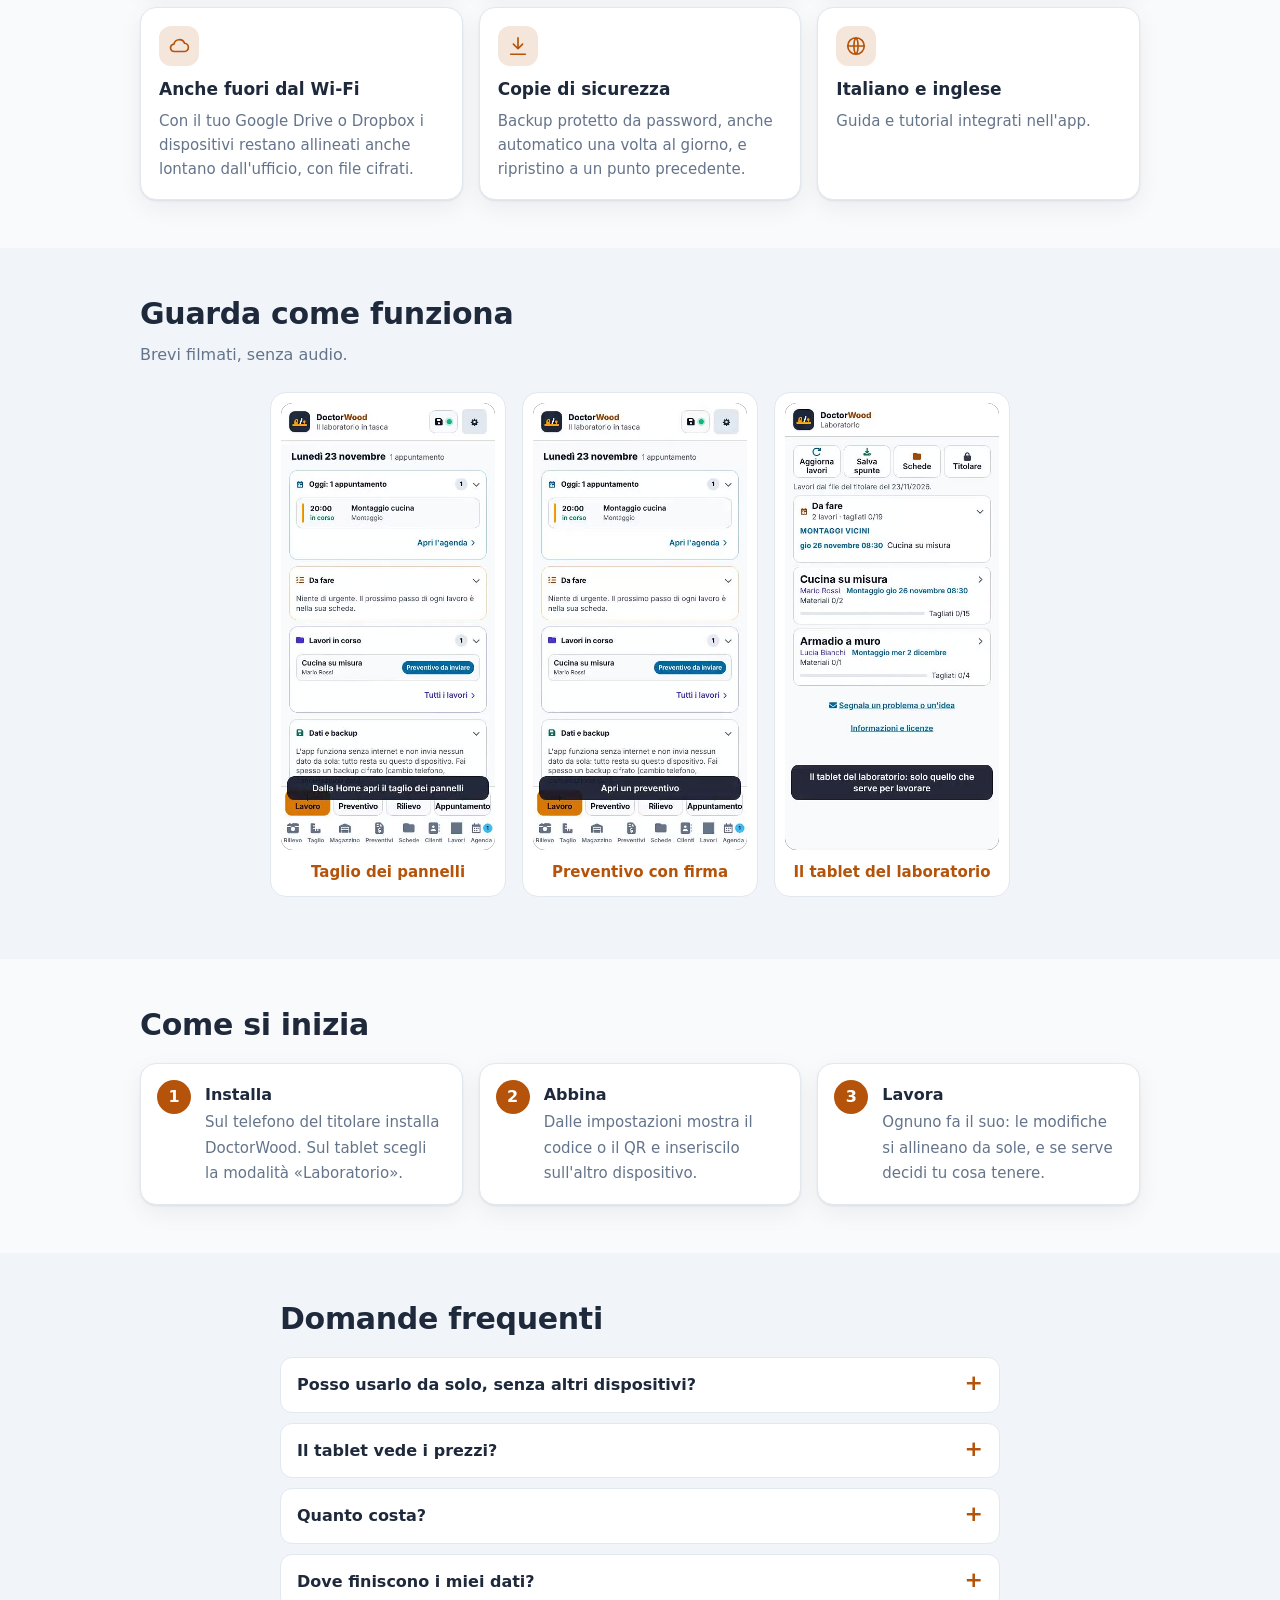
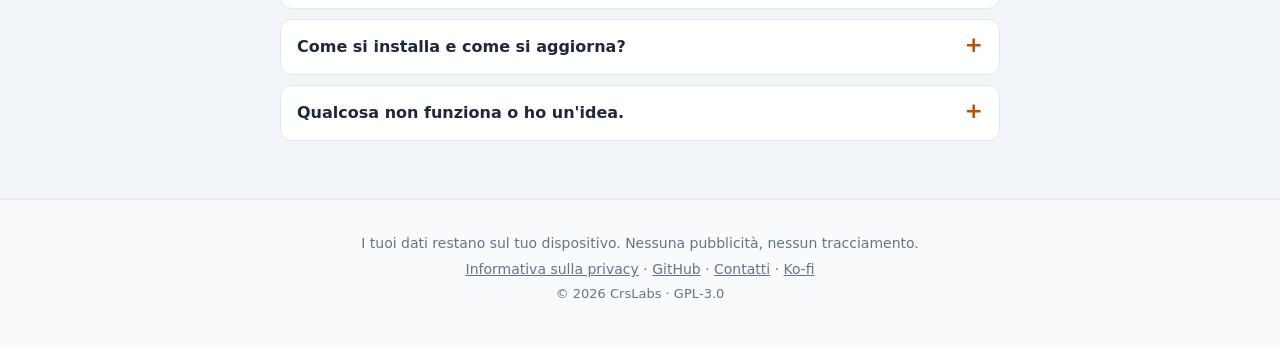
<file: app/doctorwood/index.html>
<!doctype html>
<html lang="it">
<head>
<meta charset="utf-8">
<meta name="viewport" content="width=device-width, initial-scale=1">
<title>DoctorWood · CrsLabs</title>
<meta name="description" content="Il gestionale per falegnami e arredatori, anche senza internet.">
<meta name="theme-color" content="#b45309">
<link rel="stylesheet" href="../../stile.css">
</head>
<body style="--acc:#b45309">
<header class="nav"><div class="in"><a class="marca" href="../../">Crs<span>Labs</span></a>
<nav><a href="../../#app">App</a><a class="solo-largo" href="../../#contatti">Contatti</a><a class="lingua" href="en.html">English</a></nav></div></header>
<main>
<section class="eroe"><div class="in due">
<div class="testo"><div class="intest"><img class="logo" src="logo.png" alt="" width="72" height="72"><div><h1>DoctorWood</h1><p class="tag">Il gestionale per falegnami e arredatori, anche senza internet.</p></div></div><p class="lead">Dal rilievo in cantiere al preventivo, dal taglio dei pannelli al tablet di bottega. Tutto sul tuo telefono, senza abbonamenti e senza server.</p>
<div class="azioni"><a class="bott" href="https://github.com/CrsLabs/DoctorWood/releases/latest"><svg viewBox="0 0 24 24" aria-hidden="true"><path d="M12 3v12M7 10l5 5 5-5M4 21h16"/></svg>Scarica per Android</a><a class="bott sec" href="https://github.com/CrsLabs/DoctorWood">Codice sorgente</a></div>
<ul class="chip"><li>Gratis</li><li>Open source</li><li>Senza account</li><li>Funziona offline</li><li>Android 10+</li></ul></div>
<div class="pila" aria-hidden="true"><div class="tel t2"><img src="img/it-02.webp" alt="" width="640" height="1303"></div><div class="tel t1"><img src="img/it-01.webp" alt="" width="640" height="1303"></div><div class="tel t3"><img src="img/it-03.webp" alt="" width="640" height="1303"></div></div>
</div></section>
<section class="gal-sez"><div class="gal"><div class="tel"><img src="img/it-01.webp" alt="" width="640" height="1303"></div><div class="tel"><img src="img/it-02.webp" alt="" width="640" height="1303"></div><div class="tel"><img src="img/it-03.webp" alt="" width="640" height="1303" loading="lazy"></div><div class="tel"><img src="img/it-04.webp" alt="" width="640" height="1303" loading="lazy"></div><div class="tel"><img src="img/it-05.webp" alt="" width="640" height="1303" loading="lazy"></div><div class="tel"><img src="img/it-06.webp" alt="" width="640" height="1303" loading="lazy"></div><div class="tel"><img src="img/it-07.webp" alt="" width="640" height="1303" loading="lazy"></div><div class="tel"><img src="img/it-08.webp" alt="" width="640" height="1303" loading="lazy"></div></div></section>
<section class="sez"><div class="in"><h2>Cosa sa fare</h2><div class="griglia">
<div class="scheda"><span class="ico"><svg viewBox="0 0 24 24" aria-hidden="true"><path d="M4 7h3l2-3h6l2 3h3v13H4zM12 17a4 4 0 1 0 0-8 4 4 0 0 0 0 8z"/></svg></span><h3>Dal rilievo al preventivo</h3><p><span class="lungo">Foto in cantiere con le misure disegnate sopra; preventivo in PDF con la firma del cliente fatta col dito.</span><span class="corto">Foto in cantiere con le misure disegnate sopra; preventivo in PDF con la firma del cliente fatta col dito.</span></p></div>
<div class="scheda"><span class="ico"><svg viewBox="0 0 24 24" aria-hidden="true"><path d="M3 3h18v18H3zM3 12h18M12 3v9M8 12v9"/></svg></span><h3>Taglio dei pannelli</h3><p><span class="lungo">Ottimizza i pezzi sui pannelli, riusa gli avanzi, confronta fino a 4 schemi. Etichette con QR e file DXF per la sezionatrice.</span><span class="corto">Ottimizza i pezzi sui pannelli, riusa gli avanzi, confronta fino a 4 schemi.</span></p></div>
<div class="scheda"><span class="ico"><svg viewBox="0 0 24 24" aria-hidden="true"><path d="M16 20v-2a4 4 0 0 0-8 0v2M12 13a4 4 0 1 0 0-8 4 4 0 0 0 0 8zM22 20v-2a3 3 0 0 0-3-2M17 5a3 3 0 0 1 0 6"/></svg></span><h3>Clienti, lavori e agenda</h3><p><span class="lungo">Anagrafica, lavori in produzione, appuntamenti, magazzino e schede di montaggio in un solo posto.</span><span class="corto">Anagrafica, lavori in produzione, appuntamenti, magazzino e schede di montaggio in un solo posto.</span></p></div>
<div class="scheda"><span class="ico"><svg viewBox="0 0 24 24" aria-hidden="true"><path d="M7 2h10v20H7zM11 18h2"/></svg></span><h3>Il tablet del laboratorio</h3><p><span class="lungo">In bottega vede solo lavori, pezzi e materiali da montare: niente prezzi, niente numeri dei clienti. Le spunte tornano al titolare.</span><span class="corto">In bottega vede solo lavori, pezzi e materiali da montare: niente prezzi, niente numeri dei clienti.</span></p></div>
<div class="scheda"><span class="ico"><svg viewBox="0 0 24 24" aria-hidden="true"><path d="M21 12a9 9 0 0 1-15.5 6.2M3 12A9 9 0 0 1 18.5 5.8M18 2v4h-4M6 22v-4h4"/></svg></span><h3>Telefono e tablet sempre allineati</h3><p><span class="lungo">Sincronizzazione diretta sul Wi‑Fi, senza server. I dati restano tuoi.</span><span class="corto">Sincronizzazione diretta sul Wi‑Fi, senza server.</span></p></div>
<div class="scheda"><span class="ico"><svg viewBox="0 0 24 24" aria-hidden="true"><path d="M16 20v-2a4 4 0 0 0-8 0v2M12 13a4 4 0 1 0 0-8 4 4 0 0 0 0 8zM22 20v-2a3 3 0 0 0-3-2M17 5a3 3 0 0 1 0 6"/></svg></span><h3>Più dispositivi del titolare</h3><p><span class="lungo">I dispositivi del titolare si uniscono: clienti, preventivi, taglio, magazzino, foto e schede arrivano ovunque. Prima di unire viene creato un punto di ripristino e nulla si perde in silenzio.</span><span class="corto">I dispositivi del titolare si uniscono: clienti, preventivi, taglio, magazzino, foto e schede arrivano ovunque.</span></p></div>
<div class="scheda"><span class="ico"><svg viewBox="0 0 24 24" aria-hidden="true"><path d="M7 18a4 4 0 0 1-.5-8A6 6 0 0 1 18 9a4.5 4.5 0 0 1-.5 9z"/></svg></span><h3>Anche fuori dal Wi‑Fi</h3><p><span class="lungo">Con il tuo Google Drive o Dropbox i dispositivi restano allineati anche lontano dall'ufficio, con file cifrati.</span><span class="corto">Con il tuo Google Drive o Dropbox i dispositivi restano allineati anche lontano dall'ufficio, con file cifrati.</span></p></div>
<div class="scheda"><span class="ico"><svg viewBox="0 0 24 24" aria-hidden="true"><path d="M12 3v12M7 10l5 5 5-5M4 21h16"/></svg></span><h3>Copie di sicurezza</h3><p><span class="lungo">Backup protetto da password, anche automatico una volta al giorno, e ripristino a un punto precedente.</span><span class="corto">Backup protetto da password, anche automatico una volta al giorno, e ripristino a un punto precedente.</span></p></div>
<div class="scheda"><span class="ico"><svg viewBox="0 0 24 24" aria-hidden="true"><path d="M12 3a9 9 0 1 0 0 18 9 9 0 0 0 0-18zM3 12h18M12 3c3 3 3 15 0 18M12 3c-3 3-3 15 0 18"/></svg></span><h3>Italiano e inglese</h3><p><span class="lungo">Guida e tutorial integrati nell'app.</span><span class="corto">Guida e tutorial integrati nell'app.</span></p></div>
</div></div></section>
<section class="sez alt"><div class="in"><h2>Guarda come funziona</h2><p class="sub">Brevi filmati, senza audio.</p><div class="vr"><div class="vc"><video muted loop playsinline preload="metadata" poster="video/it/taglio.jpg" src="video/it/taglio.mp4"></video><h3>Taglio dei pannelli</h3></div><div class="vc"><video muted loop playsinline preload="metadata" poster="video/it/preventivo.jpg" src="video/it/preventivo.mp4"></video><h3>Preventivo con firma</h3></div><div class="vc"><video muted loop playsinline preload="metadata" poster="video/it/laboratorio.jpg" src="video/it/laboratorio.mp4"></video><h3>Il tablet del laboratorio</h3></div></div></div></section>
<section class="sez"><div class="in"><h2>Come si inizia</h2><ol class="passi"><li><b>Installa</b><span>Sul telefono del titolare installa DoctorWood. Sul tablet scegli la modalità «Laboratorio».</span></li><li><b>Abbina</b><span>Dalle impostazioni mostra il codice o il QR e inseriscilo sull'altro dispositivo.</span></li><li><b>Lavora</b><span>Ognuno fa il suo: le modifiche si allineano da sole, e se serve decidi tu cosa tenere.</span></li></ol></div></section>
<section class="sez alt"><div class="in stretto"><h2>Domande frequenti</h2><details><summary>Posso usarlo da solo, senza altri dispositivi?</summary><p>Sì. L'app è pensata per funzionare in modo indipendente: la sincronizzazione è facoltativa e, se spenta, nessun dato esce dal telefono.</p></details><details><summary>Il tablet vede i prezzi?</summary><p>No. In modalità Laboratorio il tablet riceve solo ciò che serve per costruire e montare.</p></details><details><summary>Quanto costa?</summary><p>Niente. Le app sono gratuite, senza pubblicità e senza acquisti. Se ti sono utili puoi offrire un caffè su ko-fi.com/crslabs.</p></details><details><summary>Dove finiscono i miei dati?</summary><p>Restano sul tuo dispositivo. CrsLabs non ha server e non raccoglie nulla. I dettagli sono nell'informativa sulla privacy.</p></details><details><summary>Come si installa e come si aggiorna?</summary><p>Scarica il file dalla pagina «Release» su GitHub e aprilo: Android ti chiederà di consentire l'installazione da quella fonte. Gli aggiornamenti successivi ti vengono proposti dentro l'app e si installano sopra la versione vecchia, senza perdere i dati.</p></details><details><summary>Qualcosa non funziona o ho un'idea.</summary><p>Scrivi a crslabs.info@gmail.com oppure usa «Segnala un problema o un'idea» dentro l'app.</p></details></div></section>
</main>
<footer class="piede"><div class="in"><p>I tuoi dati restano sul tuo dispositivo. Nessuna pubblicità, nessun tracciamento.</p><p><a href="../../privacy/doctorwood.html">Informativa sulla privacy</a> · <a href="https://github.com/CrsLabs/DoctorWood">GitHub</a> · <a href="mailto:crslabs.info@gmail.com">Contatti</a> · <a href="https://ko-fi.com/crslabs">Ko‑fi</a></p><p class="pic">© 2026 CrsLabs · GPL‑3.0</p></div></footer>
<script>(function(){var v=[].slice.call(document.querySelectorAll('.vc video'));if(!v.length)return;
v.forEach(function(e){e.addEventListener('click',function(){e.paused?e.play():e.pause()})});
if(!('IntersectionObserver'in window))return;var o=new IntersectionObserver(function(es){es.forEach(function(x){var e=x.target;if(x.isIntersecting&&x.intersectionRatio>=.6){var p=e.play();p&&p.catch&&p.catch(function(){})}else e.pause()})},{threshold:[0,.6]});v.forEach(function(e){o.observe(e)})})()</script>
</body></html>
</file>
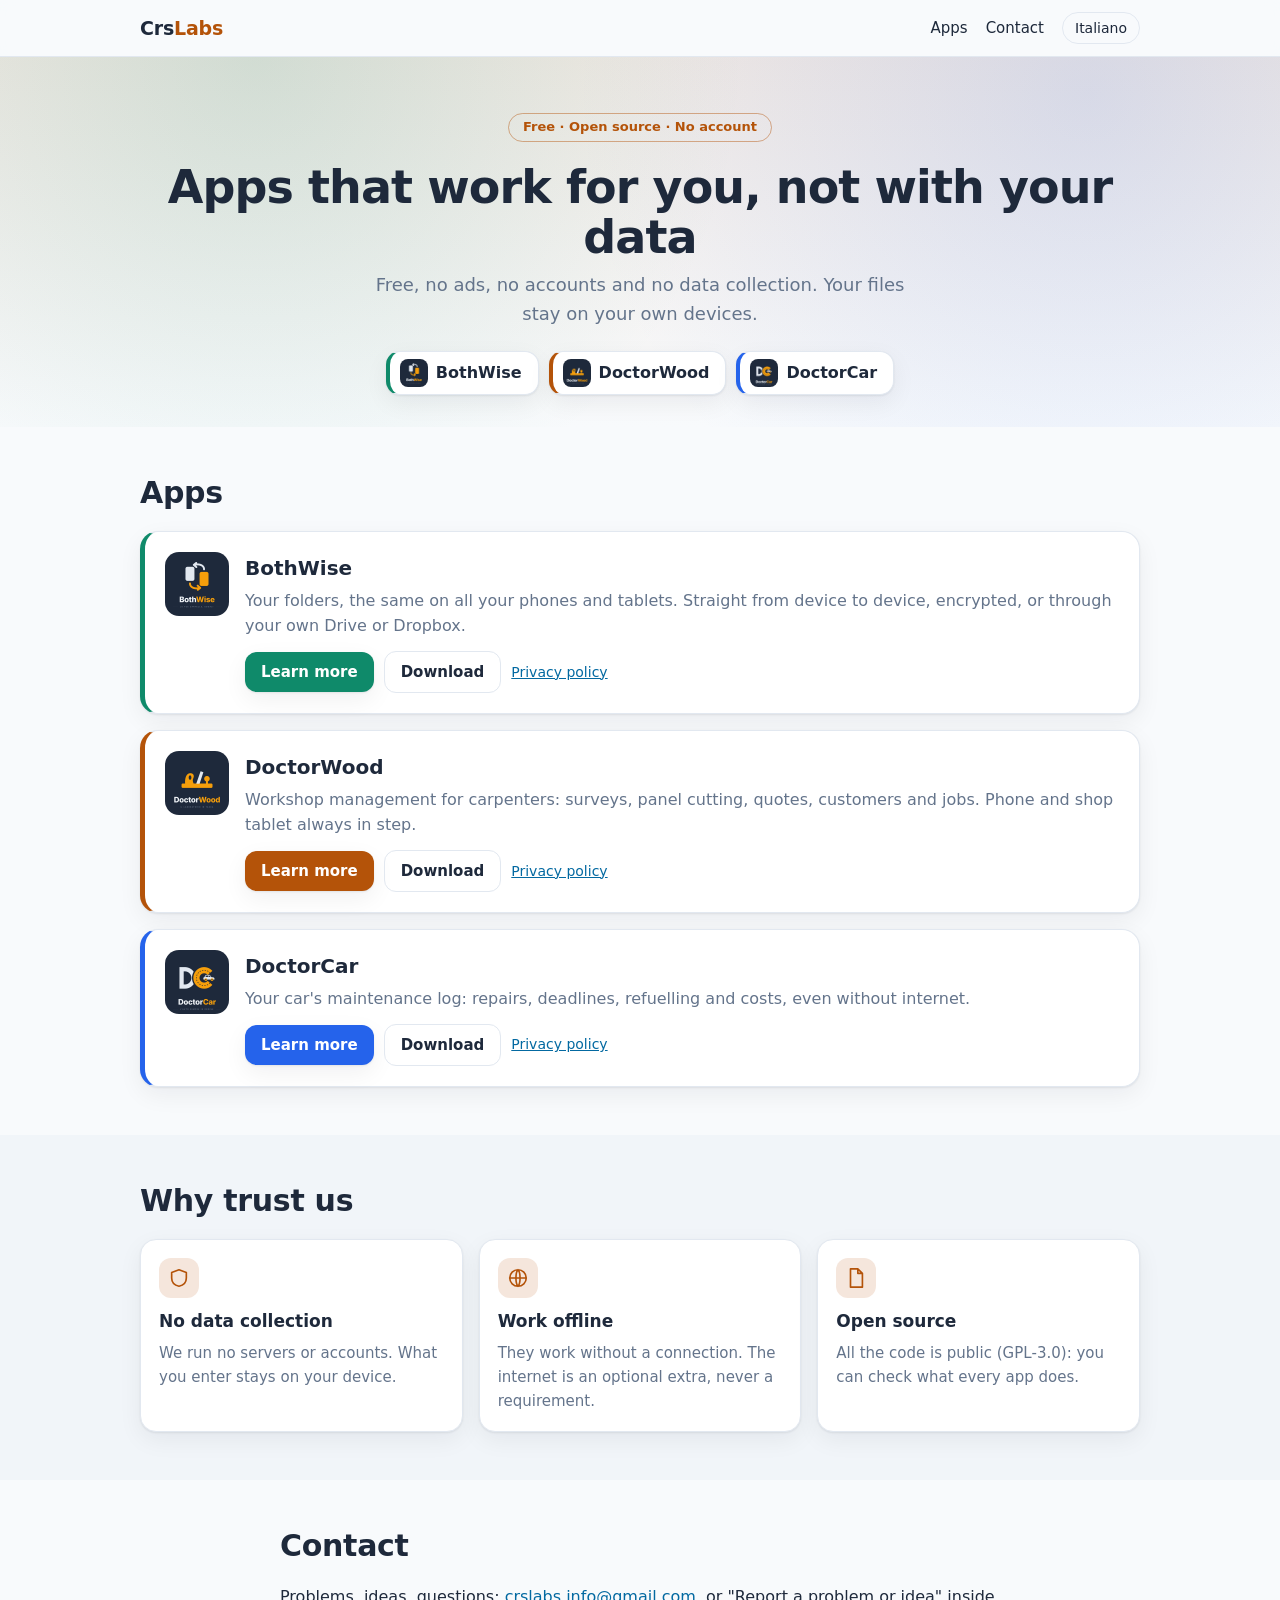
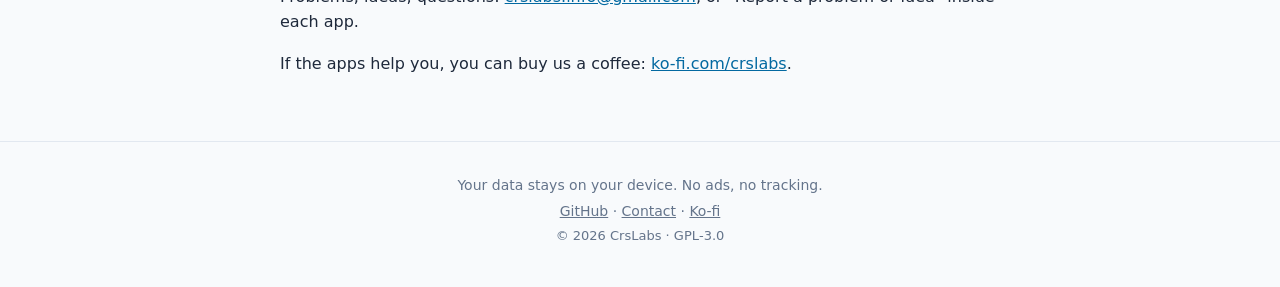
<file: en.html>
<!doctype html>
<html lang="en">
<head>
<meta charset="utf-8">
<meta name="viewport" content="width=device-width, initial-scale=1">
<title>CrsLabs</title>
<meta name="description" content="CrsLabs: free apps that work without cloud and without collecting data. BothWise, DoctorWood, DoctorCar.">
<meta name="theme-color" content="#b45309">
<link rel="stylesheet" href="stile.css">
</head>
<body>
<header class="nav"><div class="in"><a class="marca" href="en.html">Crs<span>Labs</span></a>
<nav><a href="en.html#app">Apps</a><a class="solo-largo" href="en.html#contatti">Contact</a><a class="lingua" href="index.html">Italiano</a></nav></div></header>
<main><section class="eroe home"><div class="in"><span class="badge">Free · Open source · No account</span><h1>Apps that work for you, not with your data</h1><p class="lead">Free, no ads, no accounts and no data collection. Your files stay on your own devices.</p><div class="pillole"><a class="pill" style="--acc:#0f8a6a" href="app/bothwise/en.html"><img src="img/bothwise.png" alt="" width="28" height="28">BothWise</a><a class="pill" style="--acc:#b45309" href="app/doctorwood/en.html"><img src="img/doctorwood.png" alt="" width="28" height="28">DoctorWood</a><a class="pill" style="--acc:#2563eb" href="app/doctorcar/en.html"><img src="img/doctorcar.png" alt="" width="28" height="28">DoctorCar</a></div></div></section>
<section class="sez" id="app"><div class="in"><h2>Apps</h2><div class="carte">
<article class="app" style="--acc:#0f8a6a"><img src="img/bothwise.png" alt="" width="64" height="64"><div><h3>BothWise</h3><p>Your folders, the same on all your phones and tablets. Straight from device to device, encrypted, or through your own Drive or Dropbox.</p><div class="azioni"><a class="bott" href="app/bothwise/en.html">Learn more</a><a class="bott sec" href="https://github.com/CrsLabs/BothWise/releases/latest">Download</a><a class="lk" href="privacy/bothwise.html#en">Privacy policy</a></div></div></article>
<article class="app" style="--acc:#b45309"><img src="img/doctorwood.png" alt="" width="64" height="64"><div><h3>DoctorWood</h3><p>Workshop management for carpenters: surveys, panel cutting, quotes, customers and jobs. Phone and shop tablet always in step.</p><div class="azioni"><a class="bott" href="app/doctorwood/en.html">Learn more</a><a class="bott sec" href="https://github.com/CrsLabs/DoctorWood/releases/latest">Download</a><a class="lk" href="privacy/doctorwood.html#en">Privacy policy</a></div></div></article>
<article class="app" style="--acc:#2563eb"><img src="img/doctorcar.png" alt="" width="64" height="64"><div><h3>DoctorCar</h3><p>Your car's maintenance log: repairs, deadlines, refuelling and costs, even without internet.</p><div class="azioni"><a class="bott" href="app/doctorcar/en.html">Learn more</a><a class="bott sec" href="https://github.com/CrsLabs/DoctorCar/releases/latest">Download</a><a class="lk" href="privacy/doctorcar.html#en">Privacy policy</a></div></div></article>
</div></div></section>
<section class="sez alt"><div class="in"><h2>Why trust us</h2><div class="griglia tre"><div class="scheda"><span class="ico"><svg viewBox="0 0 24 24" aria-hidden="true"><path d="M12 3l8 3v6c0 5-3.5 8-8 9-4.5-1-8-4-8-9V6z"/></svg></span><h3>No data collection</h3><p>We run no servers or accounts. What you enter stays on your device.</p></div><div class="scheda"><span class="ico"><svg viewBox="0 0 24 24" aria-hidden="true"><path d="M12 3a9 9 0 1 0 0 18 9 9 0 0 0 0-18zM3 12h18M12 3c3 3 3 15 0 18M12 3c-3 3-3 15 0 18"/></svg></span><h3>Work offline</h3><p>They work without a connection. The internet is an optional extra, never a requirement.</p></div><div class="scheda"><span class="ico"><svg viewBox="0 0 24 24" aria-hidden="true"><path d="M6 2h8l5 5v15H6zM14 2v5h5"/></svg></span><h3>Open source</h3><p>All the code is public (GPL‑3.0): you can check what every app does.</p></div></div></div></section>
<section class="sez" id="contatti"><div class="in stretto"><h2>Contact</h2><p>Problems, ideas, questions: <a href="mailto:crslabs.info@gmail.com">crslabs.info@gmail.com</a>, or "Report a problem or idea" inside each app.</p><p>If the apps help you, you can buy us a coffee: <a href="https://ko-fi.com/crslabs">ko-fi.com/crslabs</a>.</p></div></section></main>
<footer class="piede"><div class="in"><p>Your data stays on your device. No ads, no tracking.</p><p><a href="https://github.com/CrsLabs">GitHub</a> · <a href="mailto:crslabs.info@gmail.com">Contact</a> · <a href="https://ko-fi.com/crslabs">Ko‑fi</a></p><p class="pic">© 2026 CrsLabs · GPL‑3.0</p></div></footer>
</body></html>
</file>
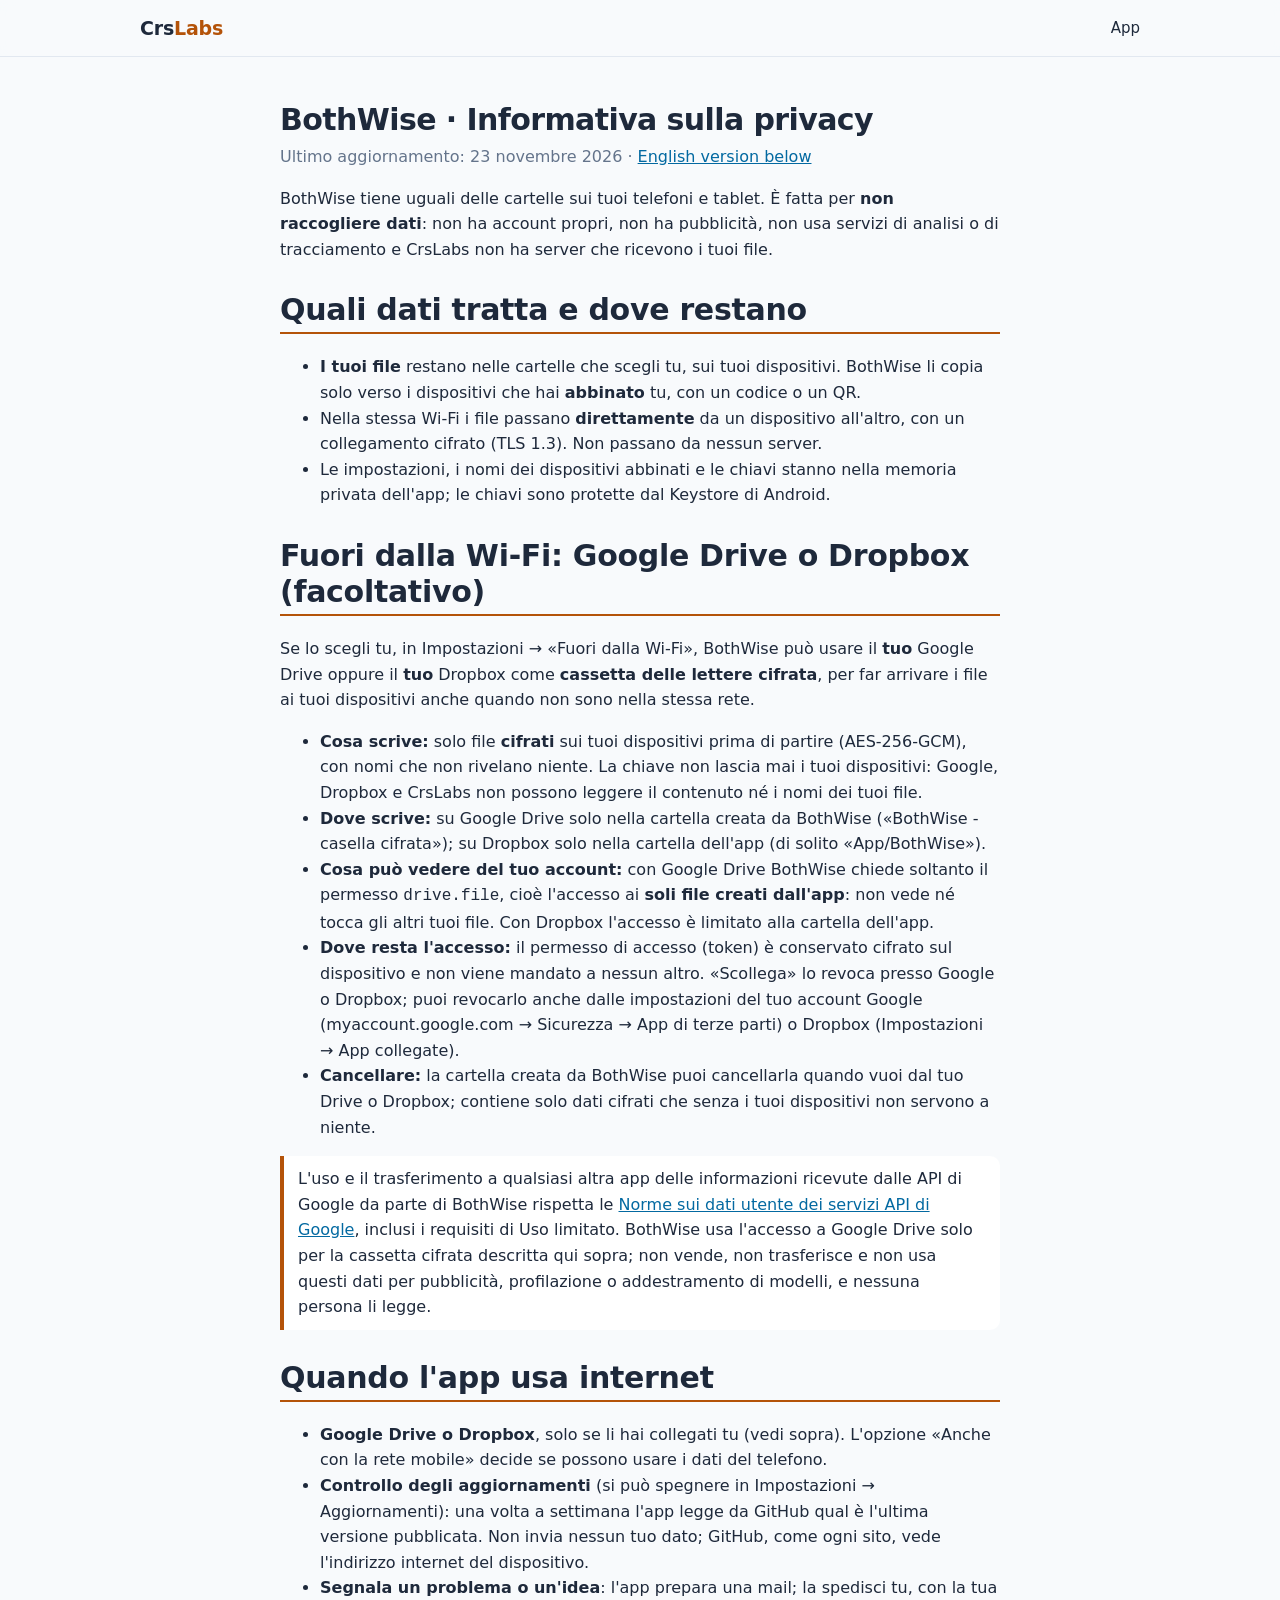
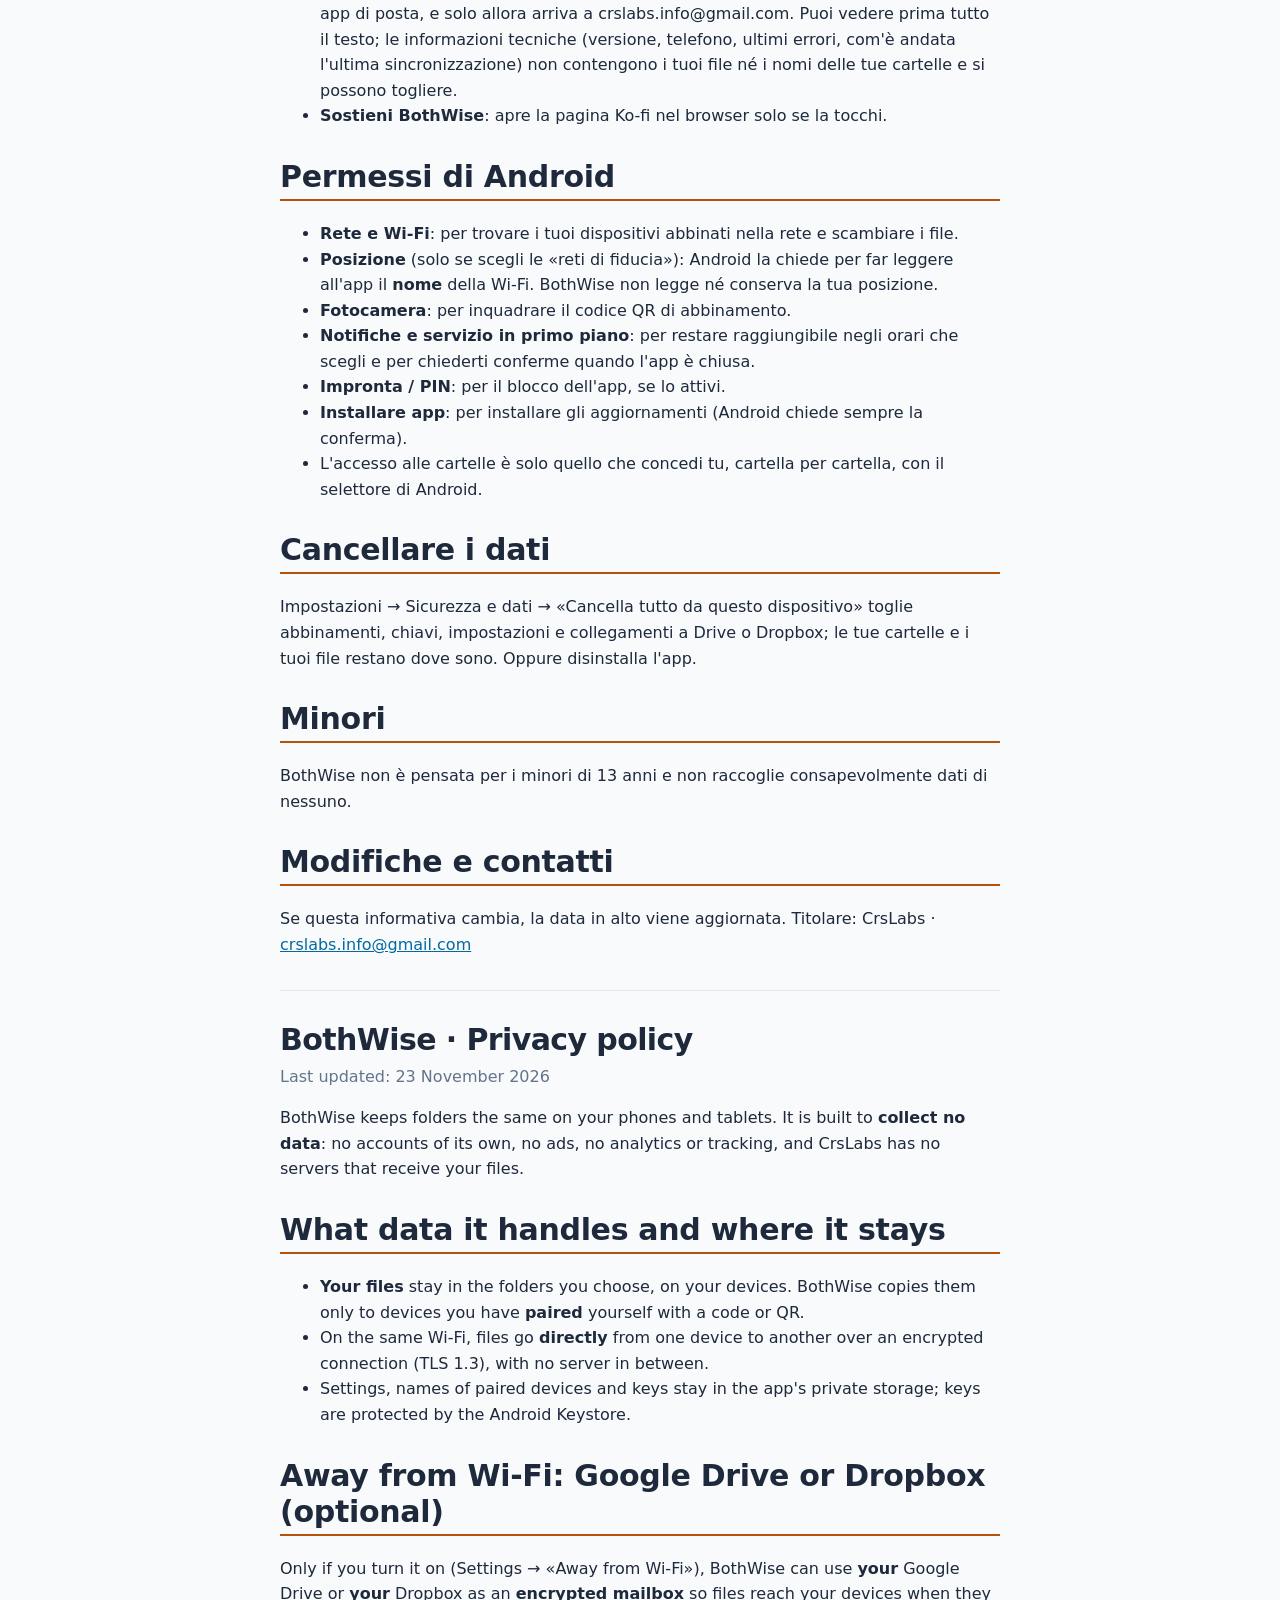
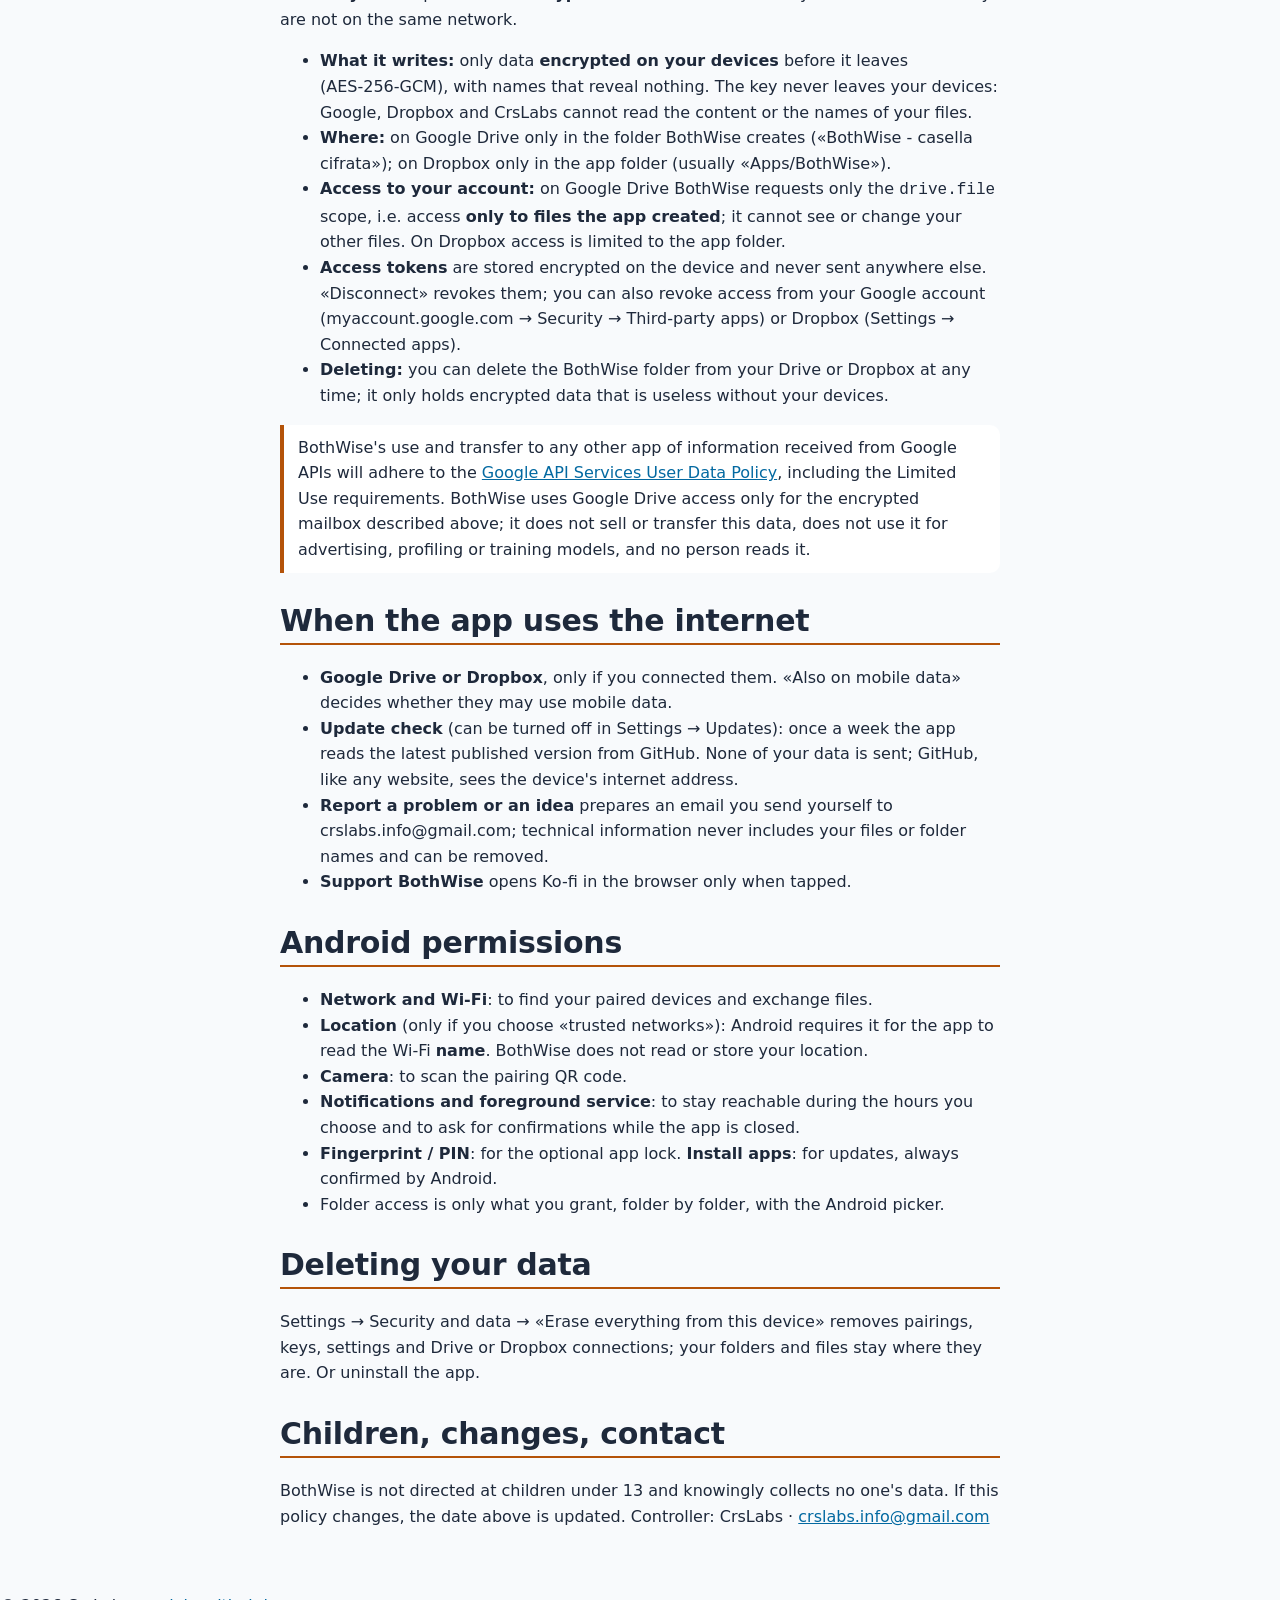
<file: privacy/bothwise.html>
<!doctype html>
<html lang="it">
<head>
<meta charset="utf-8">
<meta name="viewport" content="width=device-width, initial-scale=1">
<title>BothWise · Informativa sulla privacy</title>
<meta name="description" content="Informativa sulla privacy di BothWise, l'app di CrsLabs che tiene uguali le cartelle sui tuoi dispositivi.">
<link rel="stylesheet" href="../stile.css">
</head>
<body>
<header class="nav"><div class="in"><a class="marca" href="../">Crs<span>Labs</span></a><nav><a href="../#app">App</a></nav></div></header>
<main>
  <h1>BothWise · Informativa sulla privacy</h1>
  <p class="sotto">Ultimo aggiornamento: 23 novembre 2026 · <a href="#en">English version below</a></p>

  <p>BothWise tiene uguali delle cartelle sui tuoi telefoni e tablet. È fatta per <b>non raccogliere dati</b>: non ha account propri, non ha pubblicità, non usa servizi di analisi o di tracciamento e CrsLabs non ha server che ricevono i tuoi file.</p>

  <h2>Quali dati tratta e dove restano</h2>
  <ul>
    <li><b>I tuoi file</b> restano nelle cartelle che scegli tu, sui tuoi dispositivi. BothWise li copia solo verso i dispositivi che hai <b>abbinato</b> tu, con un codice o un QR.</li>
    <li>Nella stessa Wi‑Fi i file passano <b>direttamente</b> da un dispositivo all'altro, con un collegamento cifrato (TLS 1.3). Non passano da nessun server.</li>
    <li>Le impostazioni, i nomi dei dispositivi abbinati e le chiavi stanno nella memoria privata dell'app; le chiavi sono protette dal Keystore di Android.</li>
  </ul>

  <h2>Fuori dalla Wi‑Fi: Google Drive o Dropbox (facoltativo)</h2>
  <p>Se lo scegli tu, in Impostazioni → «Fuori dalla Wi‑Fi», BothWise può usare il <b>tuo</b> Google Drive oppure il <b>tuo</b> Dropbox come <b>cassetta delle lettere cifrata</b>, per far arrivare i file ai tuoi dispositivi anche quando non sono nella stessa rete.</p>
  <ul>
    <li><b>Cosa scrive:</b> solo file <b>cifrati</b> sui tuoi dispositivi prima di partire (AES‑256‑GCM), con nomi che non rivelano niente. La chiave non lascia mai i tuoi dispositivi: Google, Dropbox e CrsLabs non possono leggere il contenuto né i nomi dei tuoi file.</li>
    <li><b>Dove scrive:</b> su Google Drive solo nella cartella creata da BothWise («BothWise - casella cifrata»); su Dropbox solo nella cartella dell'app (di solito «App/BothWise»).</li>
    <li><b>Cosa può vedere del tuo account:</b> con Google Drive BothWise chiede soltanto il permesso <code>drive.file</code>, cioè l'accesso ai <b>soli file creati dall'app</b>: non vede né tocca gli altri tuoi file. Con Dropbox l'accesso è limitato alla cartella dell'app.</li>
    <li><b>Dove resta l'accesso:</b> il permesso di accesso (token) è conservato cifrato sul dispositivo e non viene mandato a nessun altro. «Scollega» lo revoca presso Google o Dropbox; puoi revocarlo anche dalle impostazioni del tuo account Google (myaccount.google.com → Sicurezza → App di terze parti) o Dropbox (Impostazioni → App collegate).</li>
    <li><b>Cancellare:</b> la cartella creata da BothWise puoi cancellarla quando vuoi dal tuo Drive o Dropbox; contiene solo dati cifrati che senza i tuoi dispositivi non servono a niente.</li>
  </ul>
  <div class="nota">L'uso e il trasferimento a qualsiasi altra app delle informazioni ricevute dalle API di Google da parte di BothWise rispetta le <a href="https://developers.google.com/terms/api-services-user-data-policy">Norme sui dati utente dei servizi API di Google</a>, inclusi i requisiti di Uso limitato. BothWise usa l'accesso a Google Drive solo per la cassetta cifrata descritta qui sopra; non vende, non trasferisce e non usa questi dati per pubblicità, profilazione o addestramento di modelli, e nessuna persona li legge.</div>

  <h2>Quando l'app usa internet</h2>
  <ul>
    <li><b>Google Drive o Dropbox</b>, solo se li hai collegati tu (vedi sopra). L'opzione «Anche con la rete mobile» decide se possono usare i dati del telefono.</li>
    <li><b>Controllo degli aggiornamenti</b> (si può spegnere in Impostazioni → Aggiornamenti): una volta a settimana l'app legge da GitHub qual è l'ultima versione pubblicata. Non invia nessun tuo dato; GitHub, come ogni sito, vede l'indirizzo internet del dispositivo.</li>
    <li><b>Segnala un problema o un'idea</b>: l'app prepara una mail; la spedisci tu, con la tua app di posta, e solo allora arriva a crslabs.info@gmail.com. Puoi vedere prima tutto il testo; le informazioni tecniche (versione, telefono, ultimi errori, com'è andata l'ultima sincronizzazione) non contengono i tuoi file né i nomi delle tue cartelle e si possono togliere.</li>
    <li><b>Sostieni BothWise</b>: apre la pagina Ko-fi nel browser solo se la tocchi.</li>
  </ul>

  <h2>Permessi di Android</h2>
  <ul>
    <li><b>Rete e Wi‑Fi</b>: per trovare i tuoi dispositivi abbinati nella rete e scambiare i file.</li>
    <li><b>Posizione</b> (solo se scegli le «reti di fiducia»): Android la chiede per far leggere all'app il <b>nome</b> della Wi‑Fi. BothWise non legge né conserva la tua posizione.</li>
    <li><b>Fotocamera</b>: per inquadrare il codice QR di abbinamento.</li>
    <li><b>Notifiche e servizio in primo piano</b>: per restare raggiungibile negli orari che scegli e per chiederti conferme quando l'app è chiusa.</li>
    <li><b>Impronta / PIN</b>: per il blocco dell'app, se lo attivi.</li>
    <li><b>Installare app</b>: per installare gli aggiornamenti (Android chiede sempre la conferma).</li>
    <li>L'accesso alle cartelle è solo quello che concedi tu, cartella per cartella, con il selettore di Android.</li>
  </ul>

  <h2>Cancellare i dati</h2>
  <p>Impostazioni → Sicurezza e dati → «Cancella tutto da questo dispositivo» toglie abbinamenti, chiavi, impostazioni e collegamenti a Drive o Dropbox; le tue cartelle e i tuoi file restano dove sono. Oppure disinstalla l'app.</p>

  <h2>Minori</h2>
  <p>BothWise non è pensata per i minori di 13 anni e non raccoglie consapevolmente dati di nessuno.</p>

  <h2>Modifiche e contatti</h2>
  <p>Se questa informativa cambia, la data in alto viene aggiornata. Titolare: CrsLabs · <a href="mailto:crslabs.info@gmail.com">crslabs.info@gmail.com</a></p>

  <hr>

  <h1 id="en">BothWise · Privacy policy</h1>
  <p class="sotto">Last updated: 23 November 2026</p>
  <p>BothWise keeps folders the same on your phones and tablets. It is built to <b>collect no data</b>: no accounts of its own, no ads, no analytics or tracking, and CrsLabs has no servers that receive your files.</p>
  <h2>What data it handles and where it stays</h2>
  <ul>
    <li><b>Your files</b> stay in the folders you choose, on your devices. BothWise copies them only to devices you have <b>paired</b> yourself with a code or QR.</li>
    <li>On the same Wi‑Fi, files go <b>directly</b> from one device to another over an encrypted connection (TLS 1.3), with no server in between.</li>
    <li>Settings, names of paired devices and keys stay in the app's private storage; keys are protected by the Android Keystore.</li>
  </ul>
  <h2>Away from Wi‑Fi: Google Drive or Dropbox (optional)</h2>
  <p>Only if you turn it on (Settings → «Away from Wi‑Fi»), BothWise can use <b>your</b> Google Drive or <b>your</b> Dropbox as an <b>encrypted mailbox</b> so files reach your devices when they are not on the same network.</p>
  <ul>
    <li><b>What it writes:</b> only data <b>encrypted on your devices</b> before it leaves (AES‑256‑GCM), with names that reveal nothing. The key never leaves your devices: Google, Dropbox and CrsLabs cannot read the content or the names of your files.</li>
    <li><b>Where:</b> on Google Drive only in the folder BothWise creates («BothWise - casella cifrata»); on Dropbox only in the app folder (usually «Apps/BothWise»).</li>
    <li><b>Access to your account:</b> on Google Drive BothWise requests only the <code>drive.file</code> scope, i.e. access <b>only to files the app created</b>; it cannot see or change your other files. On Dropbox access is limited to the app folder.</li>
    <li><b>Access tokens</b> are stored encrypted on the device and never sent anywhere else. «Disconnect» revokes them; you can also revoke access from your Google account (myaccount.google.com → Security → Third-party apps) or Dropbox (Settings → Connected apps).</li>
    <li><b>Deleting:</b> you can delete the BothWise folder from your Drive or Dropbox at any time; it only holds encrypted data that is useless without your devices.</li>
  </ul>
  <div class="nota">BothWise's use and transfer to any other app of information received from Google APIs will adhere to the <a href="https://developers.google.com/terms/api-services-user-data-policy">Google API Services User Data Policy</a>, including the Limited Use requirements. BothWise uses Google Drive access only for the encrypted mailbox described above; it does not sell or transfer this data, does not use it for advertising, profiling or training models, and no person reads it.</div>
  <h2>When the app uses the internet</h2>
  <ul>
    <li><b>Google Drive or Dropbox</b>, only if you connected them. «Also on mobile data» decides whether they may use mobile data.</li>
    <li><b>Update check</b> (can be turned off in Settings → Updates): once a week the app reads the latest published version from GitHub. None of your data is sent; GitHub, like any website, sees the device's internet address.</li>
    <li><b>Report a problem or an idea</b> prepares an email you send yourself to crslabs.info@gmail.com; technical information never includes your files or folder names and can be removed.</li>
    <li><b>Support BothWise</b> opens Ko-fi in the browser only when tapped.</li>
  </ul>
  <h2>Android permissions</h2>
  <ul>
    <li><b>Network and Wi‑Fi</b>: to find your paired devices and exchange files.</li>
    <li><b>Location</b> (only if you choose «trusted networks»): Android requires it for the app to read the Wi‑Fi <b>name</b>. BothWise does not read or store your location.</li>
    <li><b>Camera</b>: to scan the pairing QR code.</li>
    <li><b>Notifications and foreground service</b>: to stay reachable during the hours you choose and to ask for confirmations while the app is closed.</li>
    <li><b>Fingerprint / PIN</b>: for the optional app lock. <b>Install apps</b>: for updates, always confirmed by Android.</li>
    <li>Folder access is only what you grant, folder by folder, with the Android picker.</li>
  </ul>
  <h2>Deleting your data</h2>
  <p>Settings → Security and data → «Erase everything from this device» removes pairings, keys, settings and Drive or Dropbox connections; your folders and files stay where they are. Or uninstall the app.</p>
  <h2>Children, changes, contact</h2>
  <p>BothWise is not directed at children under 13 and knowingly collects no one's data. If this policy changes, the date above is updated. Controller: CrsLabs · <a href="mailto:crslabs.info@gmail.com">crslabs.info@gmail.com</a></p>
</main>
<footer>© 2026 CrsLabs · <a href="../">crslabs.github.io</a></footer>
</body>
</html>
</file>
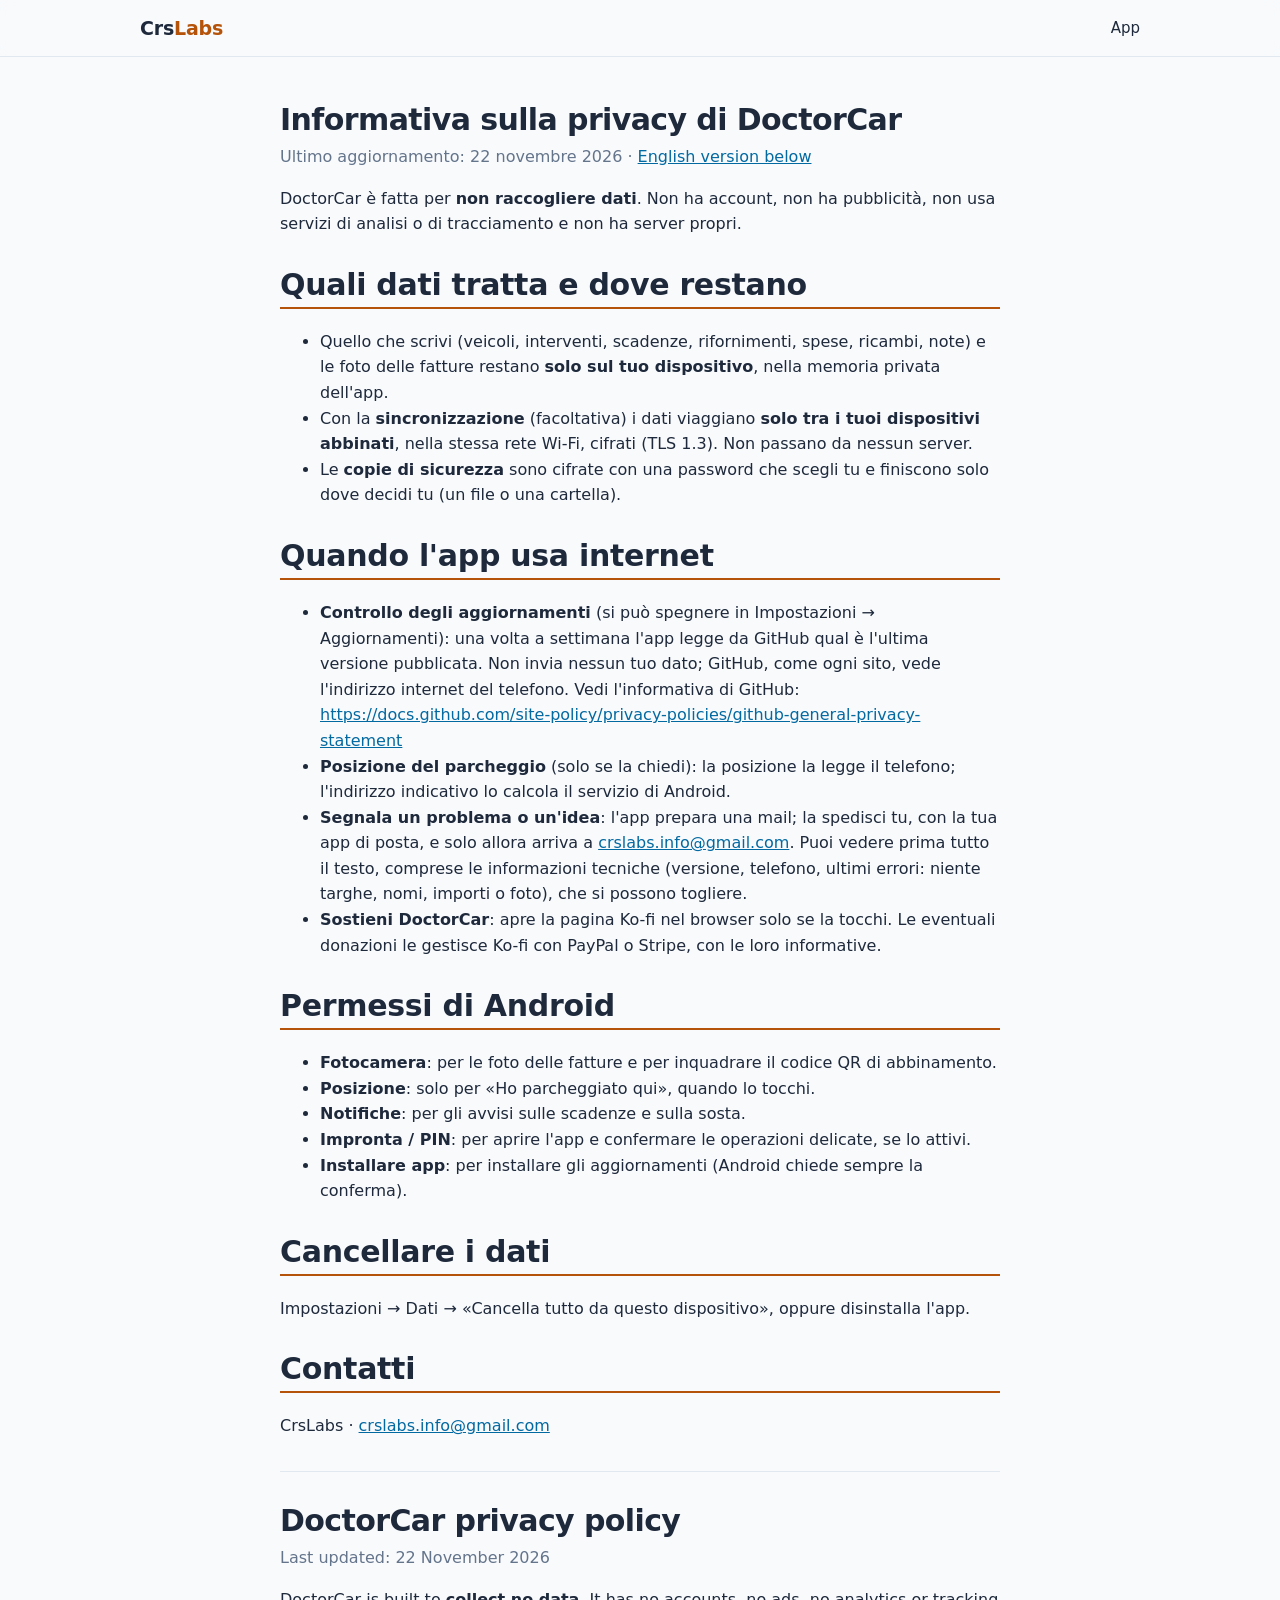
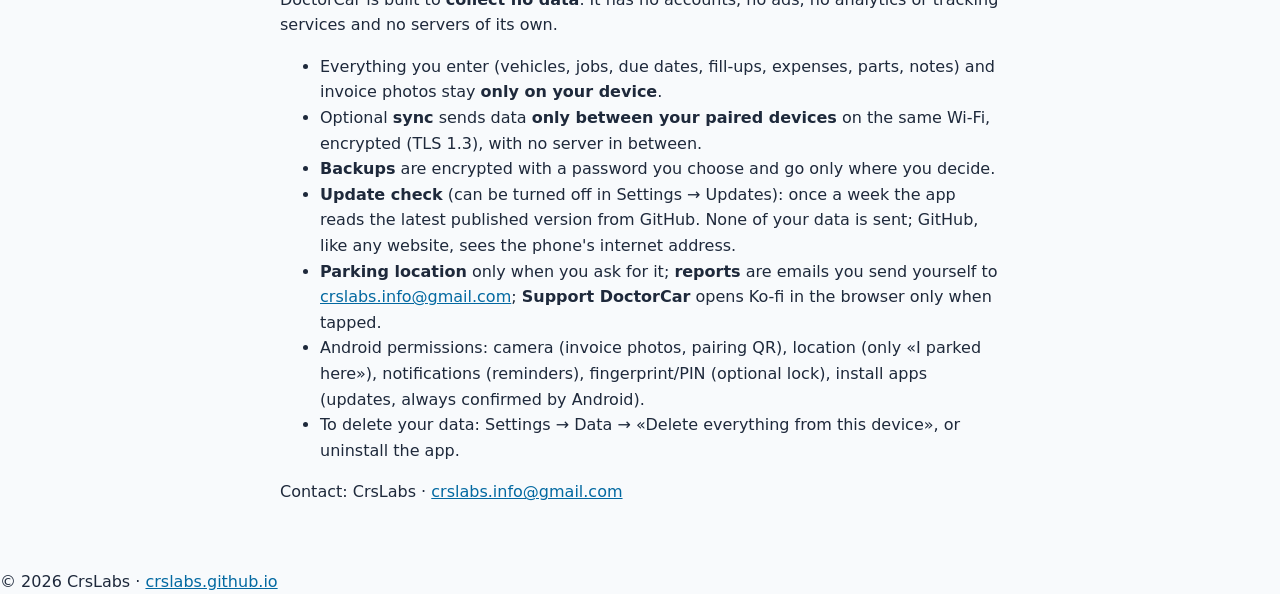
<file: privacy/doctorcar.html>
<!doctype html>
<html lang="it">
<head>
<meta charset="utf-8">
<meta name="viewport" content="width=device-width, initial-scale=1">
<title>DoctorCar · Informativa sulla privacy</title>
<meta name="description" content="Informativa sulla privacy di DoctorCar, il libretto di manutenzione dell'auto di CrsLabs.">
<link rel="stylesheet" href="../stile.css">
</head>
<body>
<header class="nav"><div class="in"><a class="marca" href="../">Crs<span>Labs</span></a><nav><a href="../#app">App</a></nav></div></header>
<main>
  <h1>Informativa sulla privacy di DoctorCar</h1>
  <p class="sotto">Ultimo aggiornamento: 22 novembre 2026 · <a href="#en">English version below</a></p>
  <p>DoctorCar è fatta per <b>non raccogliere dati</b>. Non ha account, non ha pubblicità, non usa servizi di analisi o di tracciamento e non ha server propri.</p>
  <h2>Quali dati tratta e dove restano</h2>
  <ul>
    <li>Quello che scrivi (veicoli, interventi, scadenze, rifornimenti, spese, ricambi, note) e le foto delle fatture restano <b>solo sul tuo dispositivo</b>, nella memoria privata dell'app.</li>
    <li>Con la <b>sincronizzazione</b> (facoltativa) i dati viaggiano <b>solo tra i tuoi dispositivi abbinati</b>, nella stessa rete Wi‑Fi, cifrati (TLS 1.3). Non passano da nessun server.</li>
    <li>Le <b>copie di sicurezza</b> sono cifrate con una password che scegli tu e finiscono solo dove decidi tu (un file o una cartella).</li>
  </ul>
  <h2>Quando l'app usa internet</h2>
  <ul>
    <li><b>Controllo degli aggiornamenti</b> (si può spegnere in Impostazioni → Aggiornamenti): una volta a settimana l'app legge da GitHub qual è l'ultima versione pubblicata. Non invia nessun tuo dato; GitHub, come ogni sito, vede l'indirizzo internet del telefono. Vedi l'informativa di GitHub: <a href="https://docs.github.com/site-policy/privacy-policies/github-general-privacy-statement">https://docs.github.com/site-policy/privacy-policies/github-general-privacy-statement</a></li>
    <li><b>Posizione del parcheggio</b> (solo se la chiedi): la posizione la legge il telefono; l'indirizzo indicativo lo calcola il servizio di Android.</li>
    <li><b>Segnala un problema o un'idea</b>: l'app prepara una mail; la spedisci tu, con la tua app di posta, e solo allora arriva a <a href="mailto:crslabs.info@gmail.com">crslabs.info@gmail.com</a>. Puoi vedere prima tutto il testo, comprese le informazioni tecniche (versione, telefono, ultimi errori: niente targhe, nomi, importi o foto), che si possono togliere.</li>
    <li><b>Sostieni DoctorCar</b>: apre la pagina Ko-fi nel browser solo se la tocchi. Le eventuali donazioni le gestisce Ko-fi con PayPal o Stripe, con le loro informative.</li>
  </ul>
  <h2>Permessi di Android</h2>
  <ul>
    <li><b>Fotocamera</b>: per le foto delle fatture e per inquadrare il codice QR di abbinamento.</li>
    <li><b>Posizione</b>: solo per «Ho parcheggiato qui», quando lo tocchi.</li>
    <li><b>Notifiche</b>: per gli avvisi sulle scadenze e sulla sosta.</li>
    <li><b>Impronta / PIN</b>: per aprire l'app e confermare le operazioni delicate, se lo attivi.</li>
    <li><b>Installare app</b>: per installare gli aggiornamenti (Android chiede sempre la conferma).</li>
  </ul>
  <h2>Cancellare i dati</h2>
  <p>Impostazioni → Dati → «Cancella tutto da questo dispositivo», oppure disinstalla l'app.</p>
  <h2>Contatti</h2>
  <p>CrsLabs · <a href="mailto:crslabs.info@gmail.com">crslabs.info@gmail.com</a></p>
  <hr>
  <h1 id="en">DoctorCar privacy policy</h1>
  <p class="sotto">Last updated: 22 November 2026</p>
  <p>DoctorCar is built to <b>collect no data</b>. It has no accounts, no ads, no analytics or tracking services and no servers of its own.</p>
  <ul>
    <li>Everything you enter (vehicles, jobs, due dates, fill-ups, expenses, parts, notes) and invoice photos stay <b>only on your device</b>.</li>
    <li>Optional <b>sync</b> sends data <b>only between your paired devices</b> on the same Wi‑Fi, encrypted (TLS 1.3), with no server in between.</li>
    <li><b>Backups</b> are encrypted with a password you choose and go only where you decide.</li>
    <li><b>Update check</b> (can be turned off in Settings → Updates): once a week the app reads the latest published version from GitHub. None of your data is sent; GitHub, like any website, sees the phone's internet address.</li>
    <li><b>Parking location</b> only when you ask for it; <b>reports</b> are emails you send yourself to <a href="mailto:crslabs.info@gmail.com">crslabs.info@gmail.com</a>; <b>Support DoctorCar</b> opens Ko-fi in the browser only when tapped.</li>
    <li>Android permissions: camera (invoice photos, pairing QR), location (only «I parked here»), notifications (reminders), fingerprint/PIN (optional lock), install apps (updates, always confirmed by Android).</li>
    <li>To delete your data: Settings → Data → «Delete everything from this device», or uninstall the app.</li>
  </ul>
  <p>Contact: CrsLabs · <a href="mailto:crslabs.info@gmail.com">crslabs.info@gmail.com</a></p>
</main>
<footer>© 2026 CrsLabs · <a href="../">crslabs.github.io</a></footer>
</body>
</html>
</file>
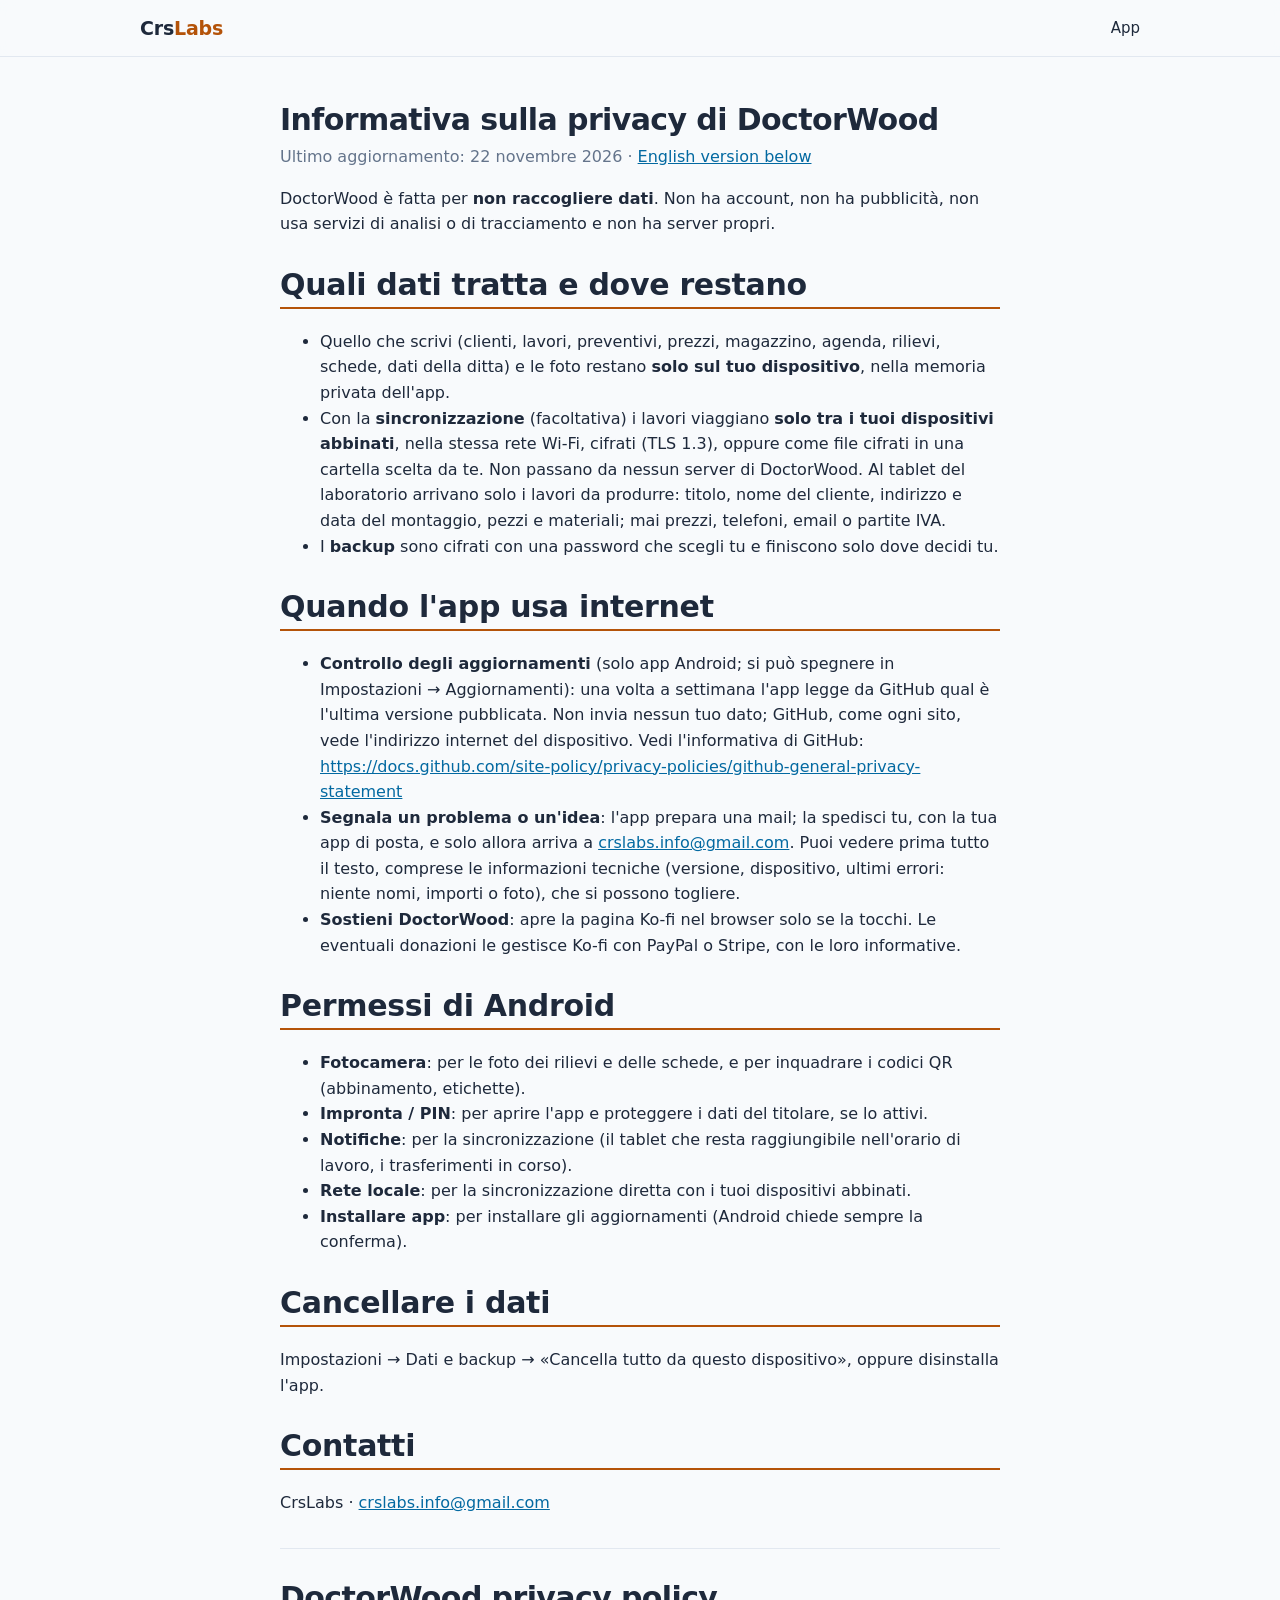
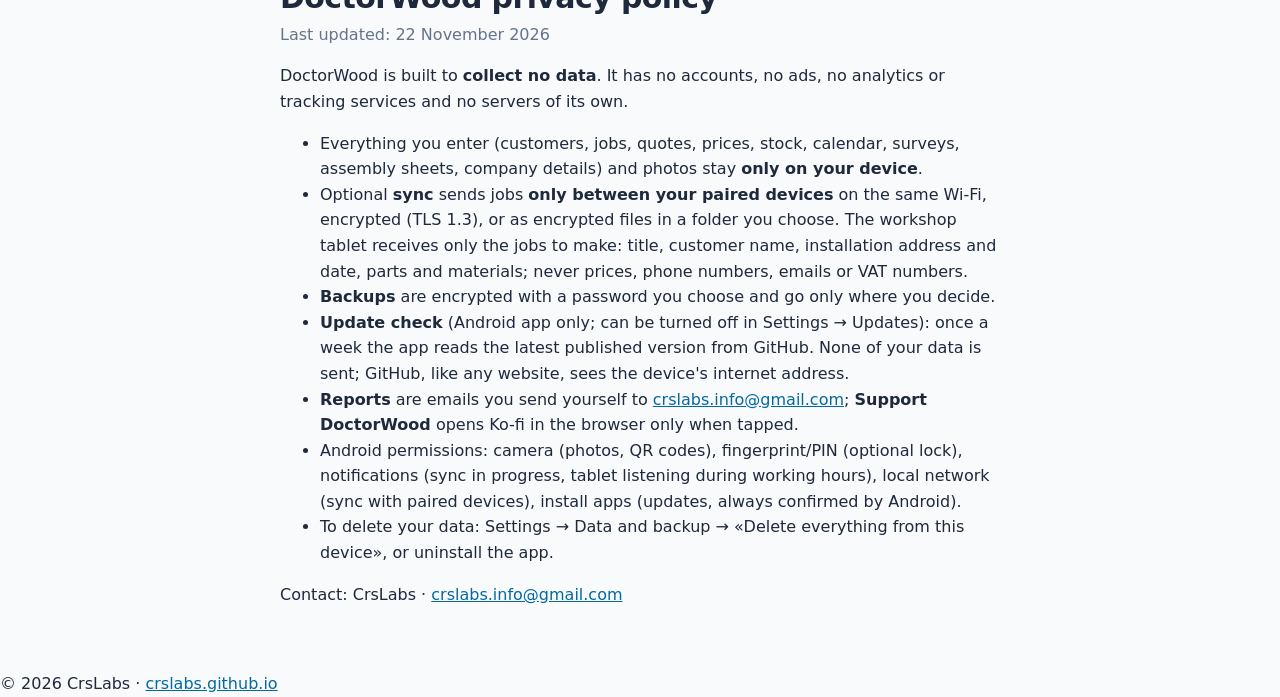
<file: privacy/doctorwood.html>
<!doctype html>
<html lang="it">
<head>
<meta charset="utf-8">
<meta name="viewport" content="width=device-width, initial-scale=1">
<title>DoctorWood · Informativa sulla privacy</title>
<meta name="description" content="Informativa sulla privacy di DoctorWood, il gestionale per la falegnameria di CrsLabs.">
<link rel="stylesheet" href="../stile.css">
</head>
<body>
<header class="nav"><div class="in"><a class="marca" href="../">Crs<span>Labs</span></a><nav><a href="../#app">App</a></nav></div></header>
<main>
  <h1>Informativa sulla privacy di DoctorWood</h1>
  <p class="sotto">Ultimo aggiornamento: 22 novembre 2026 · <a href="#en">English version below</a></p>
  <p>DoctorWood è fatta per <b>non raccogliere dati</b>. Non ha account, non ha pubblicità, non usa servizi di analisi o di tracciamento e non ha server propri.</p>
  <h2>Quali dati tratta e dove restano</h2>
  <ul>
    <li>Quello che scrivi (clienti, lavori, preventivi, prezzi, magazzino, agenda, rilievi, schede, dati della ditta) e le foto restano <b>solo sul tuo dispositivo</b>, nella memoria privata dell'app.</li>
    <li>Con la <b>sincronizzazione</b> (facoltativa) i lavori viaggiano <b>solo tra i tuoi dispositivi abbinati</b>, nella stessa rete Wi‑Fi, cifrati (TLS 1.3), oppure come file cifrati in una cartella scelta da te. Non passano da nessun server di DoctorWood. Al tablet del laboratorio arrivano solo i lavori da produrre: titolo, nome del cliente, indirizzo e data del montaggio, pezzi e materiali; mai prezzi, telefoni, email o partite IVA.</li>
    <li>I <b>backup</b> sono cifrati con una password che scegli tu e finiscono solo dove decidi tu.</li>
  </ul>
  <h2>Quando l'app usa internet</h2>
  <ul>
    <li><b>Controllo degli aggiornamenti</b> (solo app Android; si può spegnere in Impostazioni → Aggiornamenti): una volta a settimana l'app legge da GitHub qual è l'ultima versione pubblicata. Non invia nessun tuo dato; GitHub, come ogni sito, vede l'indirizzo internet del dispositivo. Vedi l'informativa di GitHub: <a href="https://docs.github.com/site-policy/privacy-policies/github-general-privacy-statement">https://docs.github.com/site-policy/privacy-policies/github-general-privacy-statement</a></li>
    <li><b>Segnala un problema o un'idea</b>: l'app prepara una mail; la spedisci tu, con la tua app di posta, e solo allora arriva a <a href="mailto:crslabs.info@gmail.com">crslabs.info@gmail.com</a>. Puoi vedere prima tutto il testo, comprese le informazioni tecniche (versione, dispositivo, ultimi errori: niente nomi, importi o foto), che si possono togliere.</li>
    <li><b>Sostieni DoctorWood</b>: apre la pagina Ko-fi nel browser solo se la tocchi. Le eventuali donazioni le gestisce Ko-fi con PayPal o Stripe, con le loro informative.</li>
  </ul>
  <h2>Permessi di Android</h2>
  <ul>
    <li><b>Fotocamera</b>: per le foto dei rilievi e delle schede, e per inquadrare i codici QR (abbinamento, etichette).</li>
    <li><b>Impronta / PIN</b>: per aprire l'app e proteggere i dati del titolare, se lo attivi.</li>
    <li><b>Notifiche</b>: per la sincronizzazione (il tablet che resta raggiungibile nell'orario di lavoro, i trasferimenti in corso).</li>
    <li><b>Rete locale</b>: per la sincronizzazione diretta con i tuoi dispositivi abbinati.</li>
    <li><b>Installare app</b>: per installare gli aggiornamenti (Android chiede sempre la conferma).</li>
  </ul>
  <h2>Cancellare i dati</h2>
  <p>Impostazioni → Dati e backup → «Cancella tutto da questo dispositivo», oppure disinstalla l'app.</p>
  <h2>Contatti</h2>
  <p>CrsLabs · <a href="mailto:crslabs.info@gmail.com">crslabs.info@gmail.com</a></p>
  <hr>
  <h1 id="en">DoctorWood privacy policy</h1>
  <p class="sotto">Last updated: 22 November 2026</p>
  <p>DoctorWood is built to <b>collect no data</b>. It has no accounts, no ads, no analytics or tracking services and no servers of its own.</p>
  <ul>
    <li>Everything you enter (customers, jobs, quotes, prices, stock, calendar, surveys, assembly sheets, company details) and photos stay <b>only on your device</b>.</li>
    <li>Optional <b>sync</b> sends jobs <b>only between your paired devices</b> on the same Wi‑Fi, encrypted (TLS 1.3), or as encrypted files in a folder you choose. The workshop tablet receives only the jobs to make: title, customer name, installation address and date, parts and materials; never prices, phone numbers, emails or VAT numbers.</li>
    <li><b>Backups</b> are encrypted with a password you choose and go only where you decide.</li>
    <li><b>Update check</b> (Android app only; can be turned off in Settings → Updates): once a week the app reads the latest published version from GitHub. None of your data is sent; GitHub, like any website, sees the device's internet address.</li>
    <li><b>Reports</b> are emails you send yourself to <a href="mailto:crslabs.info@gmail.com">crslabs.info@gmail.com</a>; <b>Support DoctorWood</b> opens Ko-fi in the browser only when tapped.</li>
    <li>Android permissions: camera (photos, QR codes), fingerprint/PIN (optional lock), notifications (sync in progress, tablet listening during working hours), local network (sync with paired devices), install apps (updates, always confirmed by Android).</li>
    <li>To delete your data: Settings → Data and backup → «Delete everything from this device», or uninstall the app.</li>
  </ul>
  <p>Contact: CrsLabs · <a href="mailto:crslabs.info@gmail.com">crslabs.info@gmail.com</a></p>
</main>
<footer>© 2026 CrsLabs · <a href="../">crslabs.github.io</a></footer>
</body>
</html>
</file>
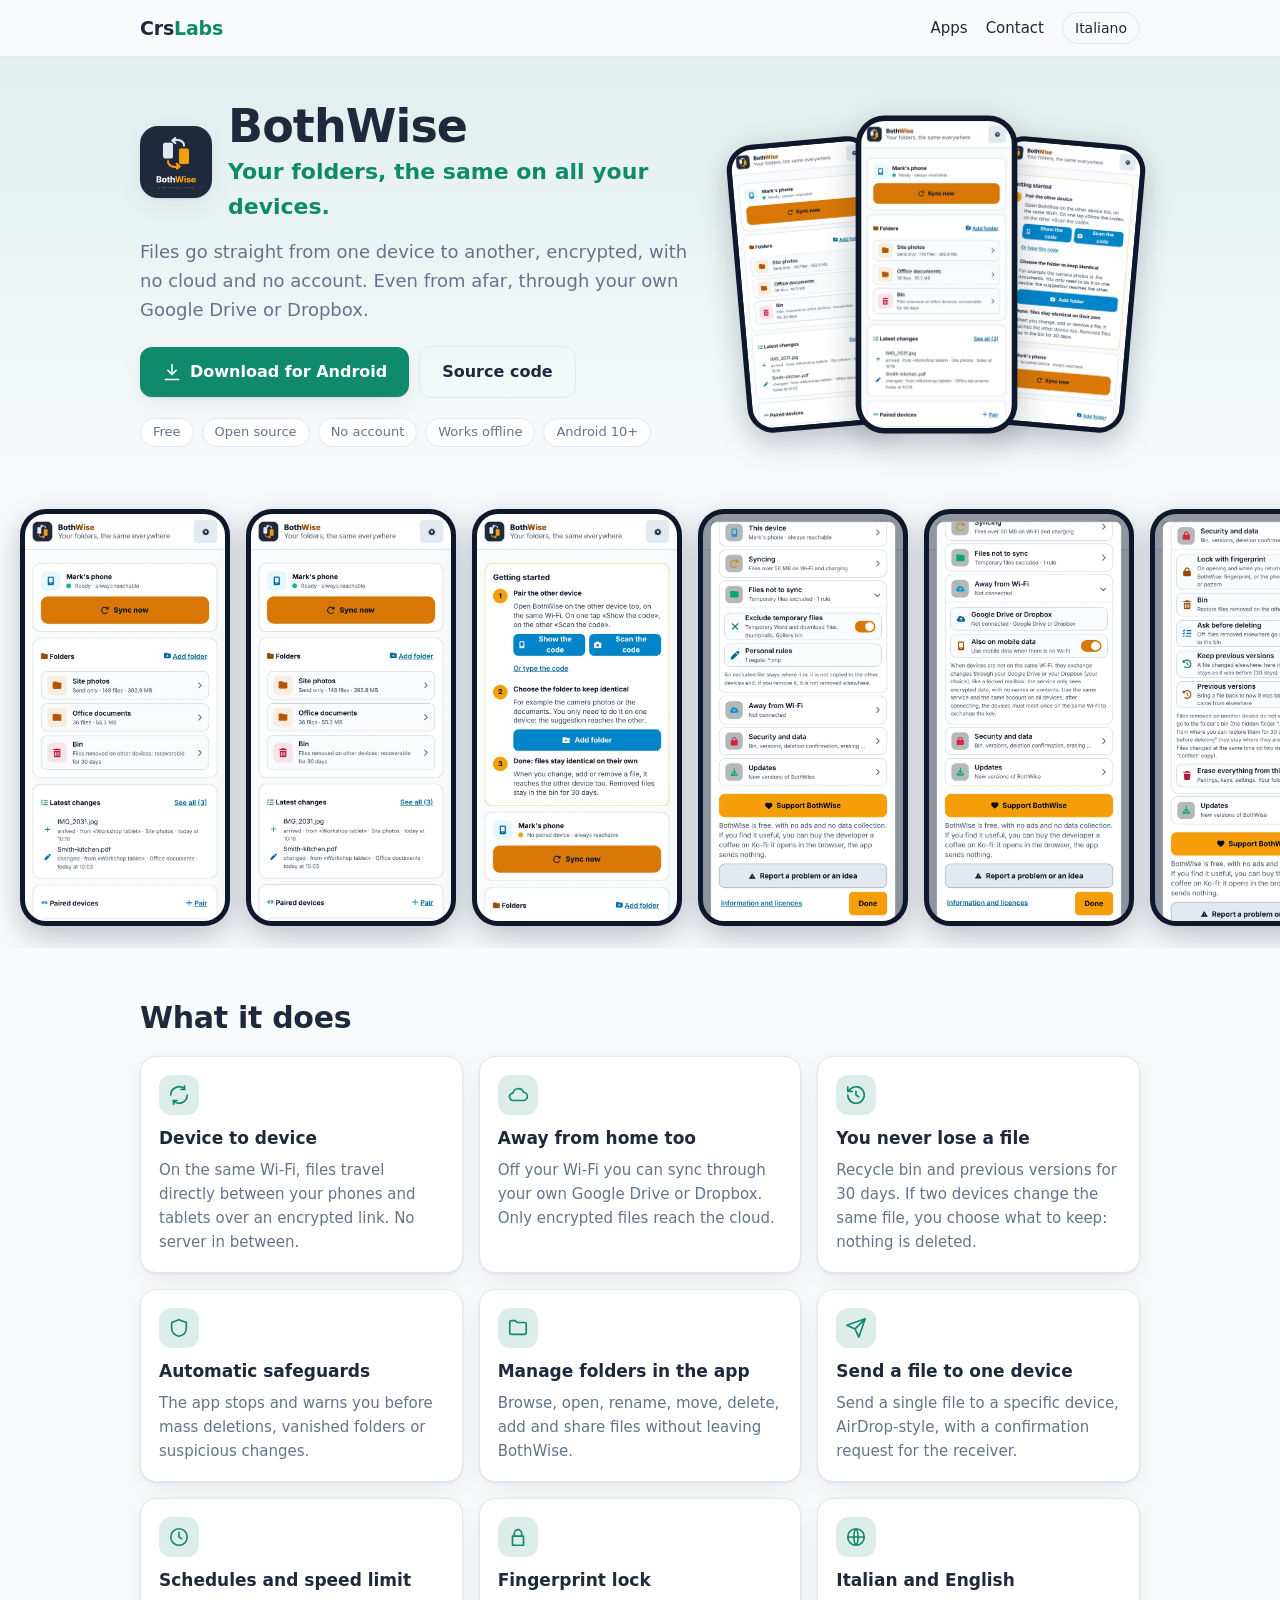
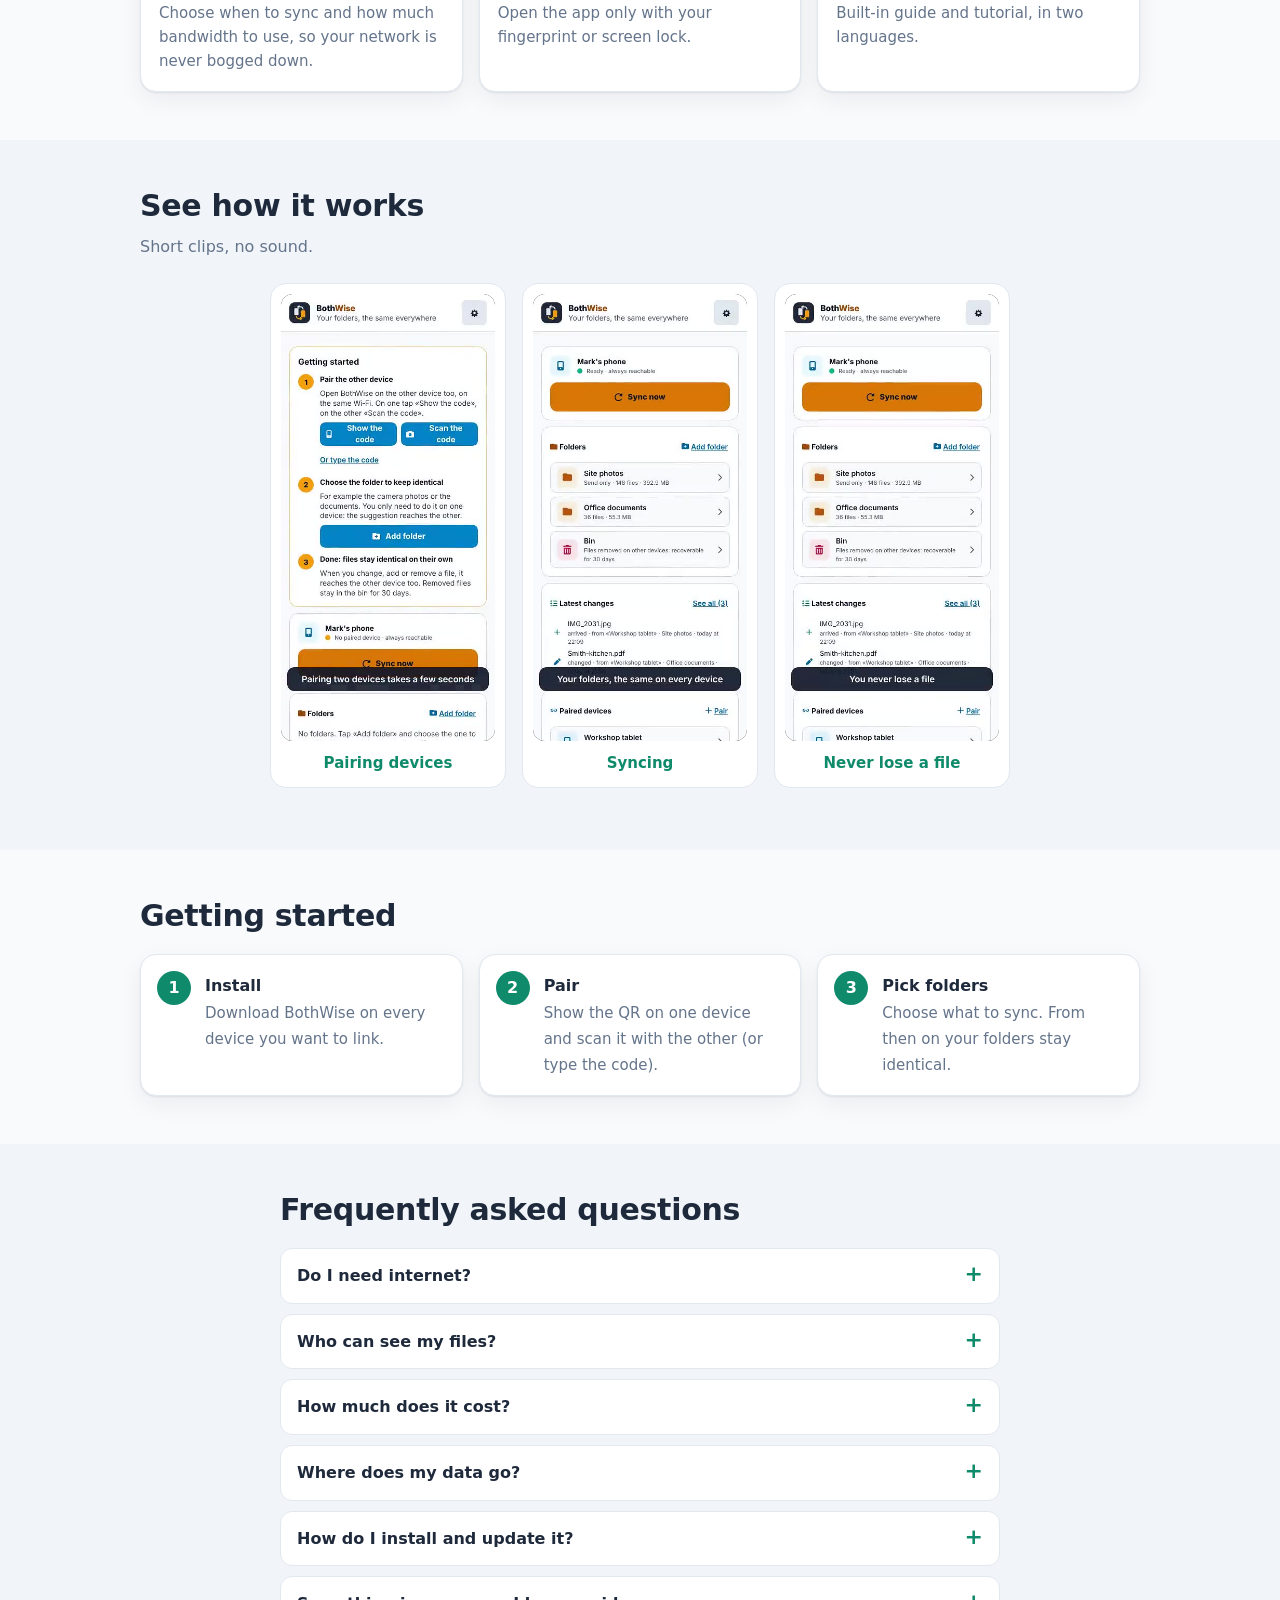
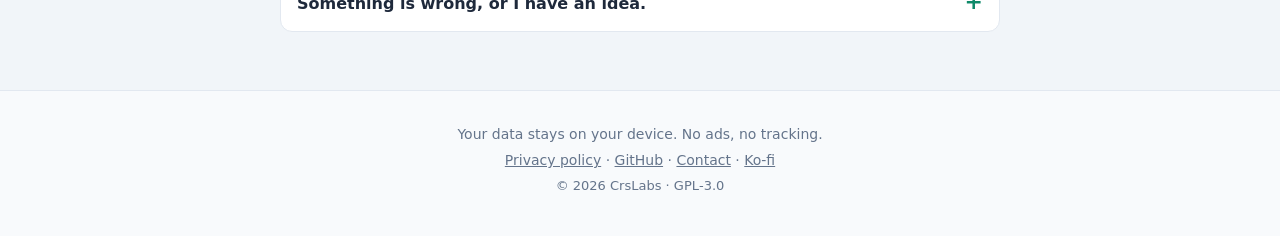
<file: app/bothwise/en.html>
<!doctype html>
<html lang="en">
<head>
<meta charset="utf-8">
<meta name="viewport" content="width=device-width, initial-scale=1">
<title>BothWise · CrsLabs</title>
<meta name="description" content="Your folders, the same on all your devices.">
<meta name="theme-color" content="#0f8a6a">
<link rel="stylesheet" href="../../stile.css">
</head>
<body style="--acc:#0f8a6a">
<header class="nav"><div class="in"><a class="marca" href="../../en.html">Crs<span>Labs</span></a>
<nav><a href="../../en.html#app">Apps</a><a class="solo-largo" href="../../en.html#contatti">Contact</a><a class="lingua" href="index.html">Italiano</a></nav></div></header>
<main>
<section class="eroe"><div class="in due">
<div class="testo"><div class="intest"><img class="logo" src="logo.png" alt="" width="72" height="72"><div><h1>BothWise</h1><p class="tag">Your folders, the same on all your devices.</p></div></div><p class="lead">Files go straight from one device to another, encrypted, with no cloud and no account. Even from afar, through your own Google Drive or Dropbox.</p>
<div class="azioni"><a class="bott" href="https://github.com/CrsLabs/BothWise/releases/latest"><svg viewBox="0 0 24 24" aria-hidden="true"><path d="M12 3v12M7 10l5 5 5-5M4 21h16"/></svg>Download for Android</a><a class="bott sec" href="https://github.com/CrsLabs/BothWise">Source code</a></div>
<ul class="chip"><li>Free</li><li>Open source</li><li>No account</li><li>Works offline</li><li>Android 10+</li></ul></div>
<div class="pila" aria-hidden="true"><div class="tel t2"><img src="img/en-02.webp" alt="" width="640" height="1303"></div><div class="tel t1"><img src="img/en-01.webp" alt="" width="640" height="1303"></div><div class="tel t3"><img src="img/en-03.webp" alt="" width="640" height="1303"></div></div>
</div></section>
<section class="gal-sez"><div class="gal"><div class="tel"><img src="img/en-01.webp" alt="" width="640" height="1303"></div><div class="tel"><img src="img/en-02.webp" alt="" width="640" height="1303"></div><div class="tel"><img src="img/en-03.webp" alt="" width="640" height="1303" loading="lazy"></div><div class="tel"><img src="img/en-04.webp" alt="" width="640" height="1303" loading="lazy"></div><div class="tel"><img src="img/en-05.webp" alt="" width="640" height="1303" loading="lazy"></div><div class="tel"><img src="img/en-06.webp" alt="" width="640" height="1303" loading="lazy"></div></div></section>
<section class="sez"><div class="in"><h2>What it does</h2><div class="griglia">
<div class="scheda"><span class="ico"><svg viewBox="0 0 24 24" aria-hidden="true"><path d="M21 12a9 9 0 0 1-15.5 6.2M3 12A9 9 0 0 1 18.5 5.8M18 2v4h-4M6 22v-4h4"/></svg></span><h3>Device to device</h3><p><span class="lungo">On the same Wi‑Fi, files travel directly between your phones and tablets over an encrypted link. No server in between.</span><span class="corto">On the same Wi‑Fi, files travel directly between your phones and tablets over an encrypted link.</span></p></div>
<div class="scheda"><span class="ico"><svg viewBox="0 0 24 24" aria-hidden="true"><path d="M7 18a4 4 0 0 1-.5-8A6 6 0 0 1 18 9a4.5 4.5 0 0 1-.5 9z"/></svg></span><h3>Away from home too</h3><p><span class="lungo">Off your Wi‑Fi you can sync through your own Google Drive or Dropbox. Only encrypted files reach the cloud.</span><span class="corto">Off your Wi‑Fi you can sync through your own Google Drive or Dropbox.</span></p></div>
<div class="scheda"><span class="ico"><svg viewBox="0 0 24 24" aria-hidden="true"><path d="M3 12a9 9 0 1 0 3-6.7L3 8M3 3v5h5M12 8v4l3 2"/></svg></span><h3>You never lose a file</h3><p><span class="lungo">Recycle bin and previous versions for 30 days. If two devices change the same file, you choose what to keep: nothing is deleted.</span><span class="corto">Recycle bin and previous versions for 30 days.</span></p></div>
<div class="scheda"><span class="ico"><svg viewBox="0 0 24 24" aria-hidden="true"><path d="M12 3l8 3v6c0 5-3.5 8-8 9-4.5-1-8-4-8-9V6z"/></svg></span><h3>Automatic safeguards</h3><p><span class="lungo">The app stops and warns you before mass deletions, vanished folders or suspicious changes.</span><span class="corto">The app stops and warns you before mass deletions, vanished folders or suspicious changes.</span></p></div>
<div class="scheda"><span class="ico"><svg viewBox="0 0 24 24" aria-hidden="true"><path d="M3 6a2 2 0 0 1 2-2h4l2 2h8a2 2 0 0 1 2 2v9a2 2 0 0 1-2 2H5a2 2 0 0 1-2-2z"/></svg></span><h3>Manage folders in the app</h3><p><span class="lungo">Browse, open, rename, move, delete, add and share files without leaving BothWise.</span><span class="corto">Browse, open, rename, move, delete, add and share files without leaving BothWise.</span></p></div>
<div class="scheda"><span class="ico"><svg viewBox="0 0 24 24" aria-hidden="true"><path d="M22 2L11 13M22 2l-7 20-4-9-9-4z"/></svg></span><h3>Send a file to one device</h3><p><span class="lungo">Send a single file to a specific device, AirDrop-style, with a confirmation request for the receiver.</span><span class="corto">Send a single file to a specific device, AirDrop-style, with a confirmation request for the receiver.</span></p></div>
<div class="scheda"><span class="ico"><svg viewBox="0 0 24 24" aria-hidden="true"><path d="M12 7v5l3 2M21 12a9 9 0 1 1-18 0 9 9 0 0 1 18 0z"/></svg></span><h3>Schedules and speed limit</h3><p><span class="lungo">Choose when to sync and how much bandwidth to use, so your network is never bogged down.</span><span class="corto">Choose when to sync and how much bandwidth to use, so your network is never bogged down.</span></p></div>
<div class="scheda"><span class="ico"><svg viewBox="0 0 24 24" aria-hidden="true"><path d="M6 11h12v10H6zM8 11V8a4 4 0 0 1 8 0v3"/></svg></span><h3>Fingerprint lock</h3><p><span class="lungo">Open the app only with your fingerprint or screen lock.</span><span class="corto">Open the app only with your fingerprint or screen lock.</span></p></div>
<div class="scheda"><span class="ico"><svg viewBox="0 0 24 24" aria-hidden="true"><path d="M12 3a9 9 0 1 0 0 18 9 9 0 0 0 0-18zM3 12h18M12 3c3 3 3 15 0 18M12 3c-3 3-3 15 0 18"/></svg></span><h3>Italian and English</h3><p><span class="lungo">Built-in guide and tutorial, in two languages.</span><span class="corto">Built-in guide and tutorial, in two languages.</span></p></div>
</div></div></section>
<section class="sez alt"><div class="in"><h2>See how it works</h2><p class="sub">Short clips, no sound.</p><div class="vr"><div class="vc"><video muted loop playsinline preload="metadata" poster="video/en/abbinamento.jpg" src="video/en/abbinamento.mp4"></video><h3>Pairing devices</h3></div><div class="vc"><video muted loop playsinline preload="metadata" poster="video/en/sincronizzazione.jpg" src="video/en/sincronizzazione.mp4"></video><h3>Syncing</h3></div><div class="vc"><video muted loop playsinline preload="metadata" poster="video/en/senza-perdere.jpg" src="video/en/senza-perdere.mp4"></video><h3>Never lose a file</h3></div></div></div></section>
<section class="sez"><div class="in"><h2>Getting started</h2><ol class="passi"><li><b>Install</b><span>Download BothWise on every device you want to link.</span></li><li><b>Pair</b><span>Show the QR on one device and scan it with the other (or type the code).</span></li><li><b>Pick folders</b><span>Choose what to sync. From then on your folders stay identical.</span></li></ol></div></section>
<section class="sez alt"><div class="in stretto"><h2>Frequently asked questions</h2><details><summary>Do I need internet?</summary><p>No: on the same Wi‑Fi devices find each other on their own. You only need internet to sync from afar through Drive or Dropbox.</p></details><details><summary>Who can see my files?</summary><p>Only the devices you paired yourself. On the cloud, if you use it, files are encrypted and unreadable to the provider.</p></details><details><summary>How much does it cost?</summary><p>Nothing. The apps are free, with no ads and no purchases. If they help you, you can buy us a coffee at ko-fi.com/crslabs.</p></details><details><summary>Where does my data go?</summary><p>It stays on your device. CrsLabs runs no servers and collects nothing. Details are in the privacy policy.</p></details><details><summary>How do I install and update it?</summary><p>Download the file from the Releases page on GitHub and open it: Android will ask you to allow installing from that source. Later updates are offered inside the app and install over the old version, without losing data.</p></details><details><summary>Something is wrong, or I have an idea.</summary><p>Write to crslabs.info@gmail.com or use "Report a problem or idea" inside the app.</p></details></div></section>
</main>
<footer class="piede"><div class="in"><p>Your data stays on your device. No ads, no tracking.</p><p><a href="../../privacy/bothwise.html#en">Privacy policy</a> · <a href="https://github.com/CrsLabs/BothWise">GitHub</a> · <a href="mailto:crslabs.info@gmail.com">Contact</a> · <a href="https://ko-fi.com/crslabs">Ko‑fi</a></p><p class="pic">© 2026 CrsLabs · GPL‑3.0</p></div></footer>
<script>(function(){var v=[].slice.call(document.querySelectorAll('.vc video'));if(!v.length)return;
v.forEach(function(e){e.addEventListener('click',function(){e.paused?e.play():e.pause()})});
if(!('IntersectionObserver'in window))return;var o=new IntersectionObserver(function(es){es.forEach(function(x){var e=x.target;if(x.isIntersecting&&x.intersectionRatio>=.6){var p=e.play();p&&p.catch&&p.catch(function(){})}else e.pause()})},{threshold:[0,.6]});v.forEach(function(e){o.observe(e)})})()</script>
</body></html>
</file>
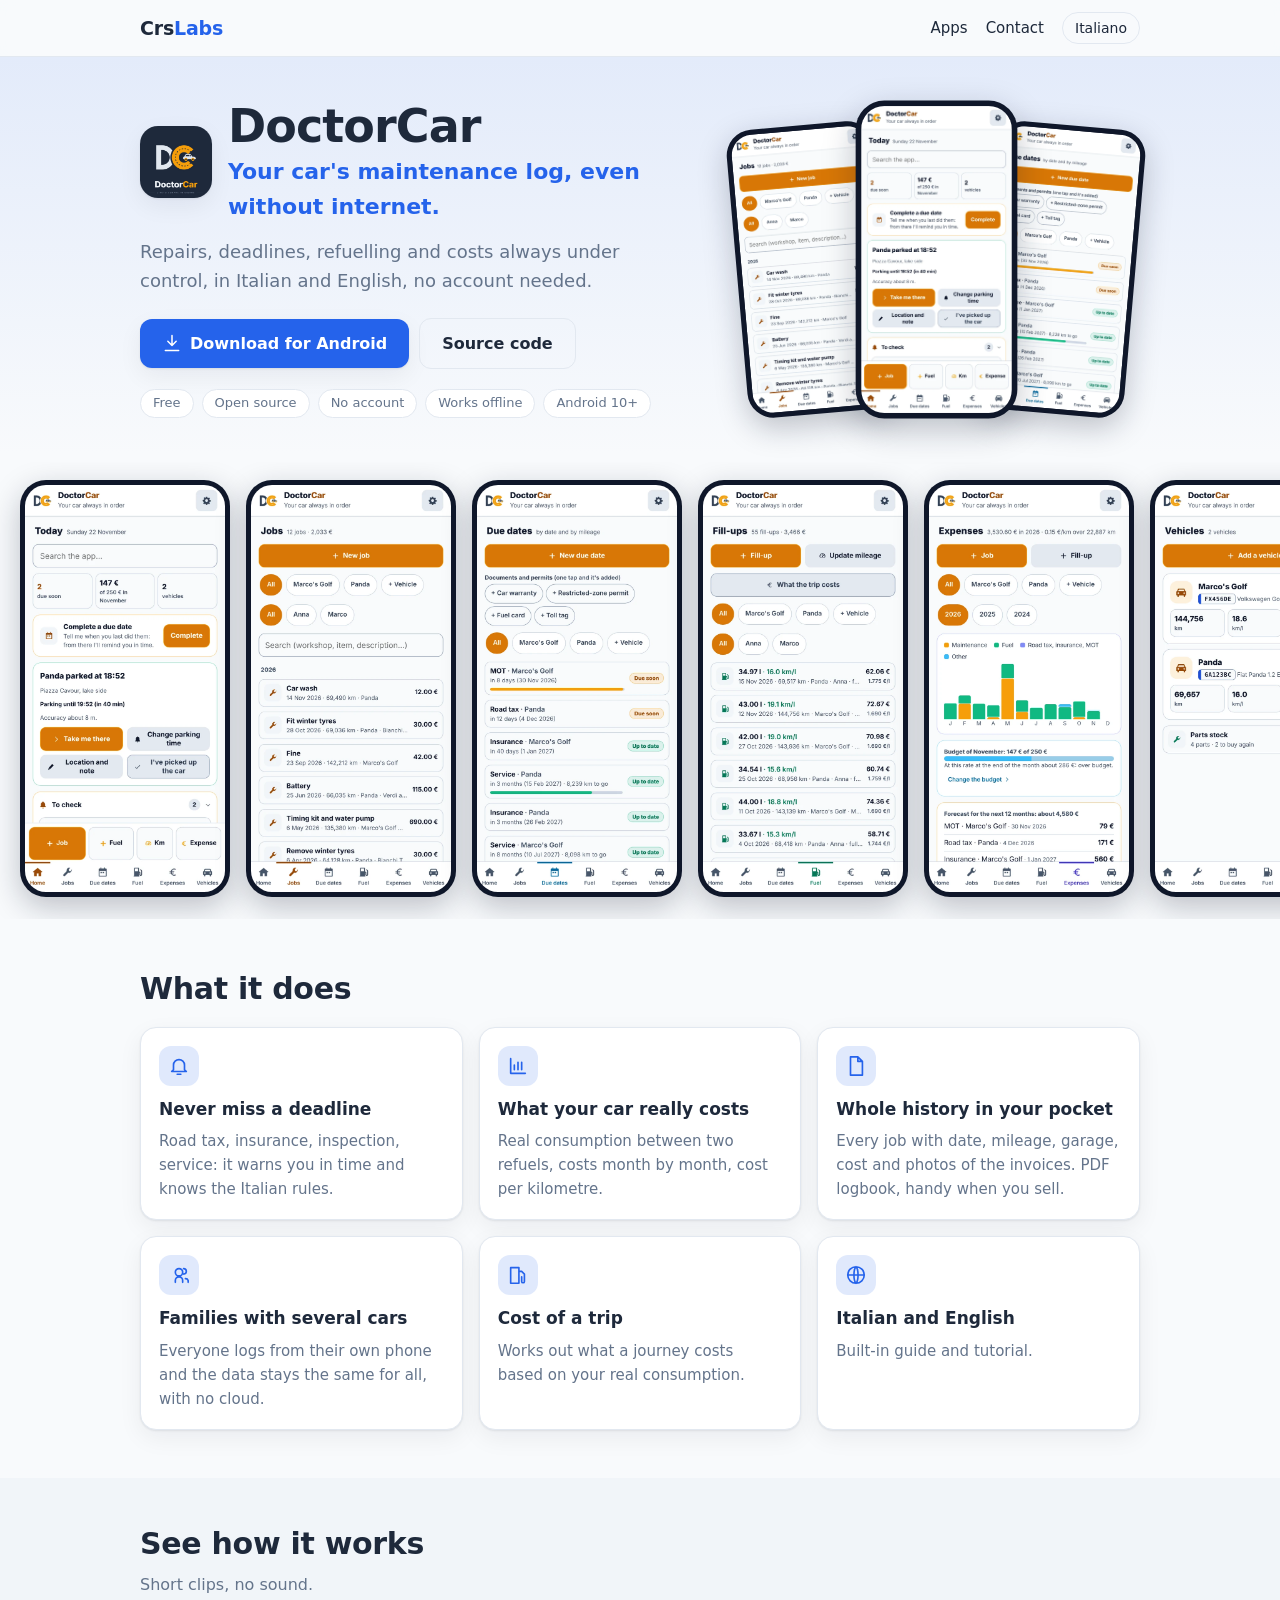
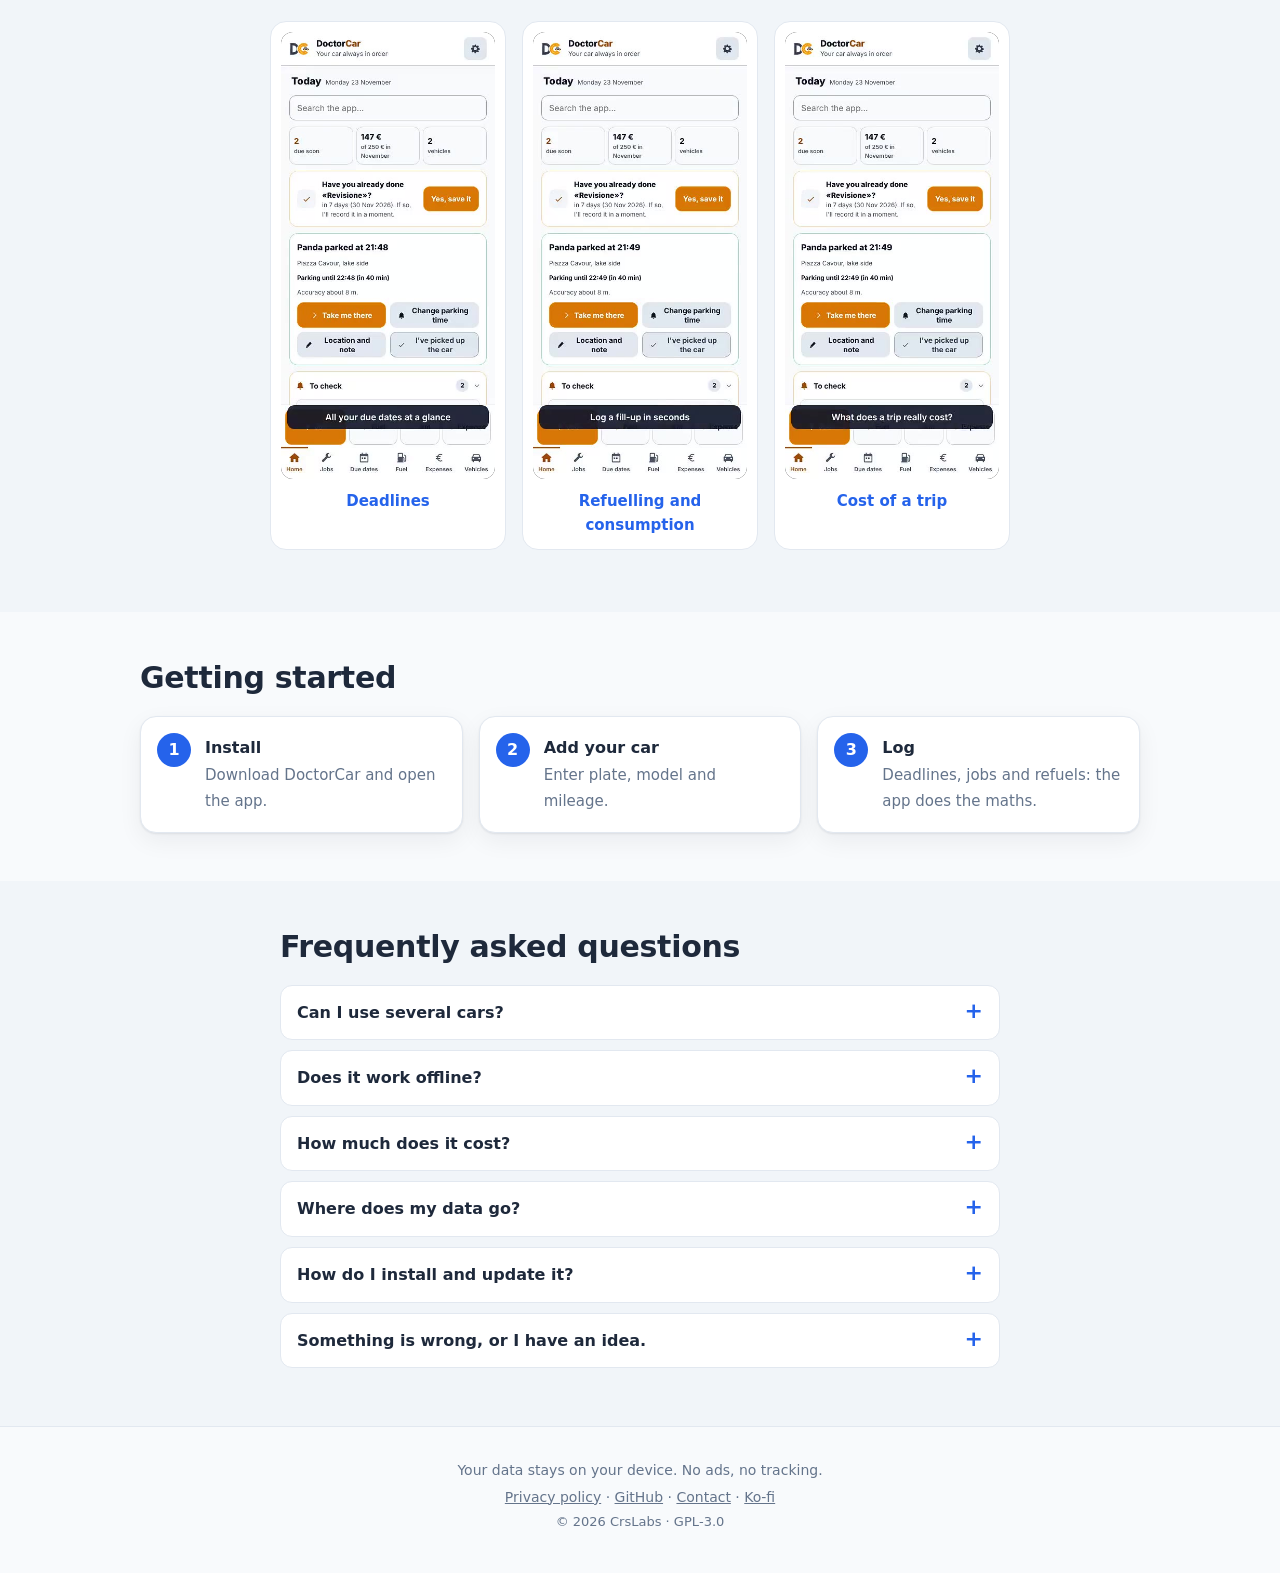
<file: app/doctorcar/en.html>
<!doctype html>
<html lang="en">
<head>
<meta charset="utf-8">
<meta name="viewport" content="width=device-width, initial-scale=1">
<title>DoctorCar · CrsLabs</title>
<meta name="description" content="Your car's maintenance log, even without internet.">
<meta name="theme-color" content="#2563eb">
<link rel="stylesheet" href="../../stile.css">
</head>
<body style="--acc:#2563eb">
<header class="nav"><div class="in"><a class="marca" href="../../en.html">Crs<span>Labs</span></a>
<nav><a href="../../en.html#app">Apps</a><a class="solo-largo" href="../../en.html#contatti">Contact</a><a class="lingua" href="index.html">Italiano</a></nav></div></header>
<main>
<section class="eroe"><div class="in due">
<div class="testo"><div class="intest"><img class="logo" src="logo.png" alt="" width="72" height="72"><div><h1>DoctorCar</h1><p class="tag">Your car's maintenance log, even without internet.</p></div></div><p class="lead">Repairs, deadlines, refuelling and costs always under control, in Italian and English, no account needed.</p>
<div class="azioni"><a class="bott" href="https://github.com/CrsLabs/DoctorCar/releases/latest"><svg viewBox="0 0 24 24" aria-hidden="true"><path d="M12 3v12M7 10l5 5 5-5M4 21h16"/></svg>Download for Android</a><a class="bott sec" href="https://github.com/CrsLabs/DoctorCar">Source code</a></div>
<ul class="chip"><li>Free</li><li>Open source</li><li>No account</li><li>Works offline</li><li>Android 10+</li></ul></div>
<div class="pila" aria-hidden="true"><div class="tel t2"><img src="img/en-02.webp" alt="" width="640" height="1303"></div><div class="tel t1"><img src="img/en-01.webp" alt="" width="640" height="1303"></div><div class="tel t3"><img src="img/en-03.webp" alt="" width="640" height="1303"></div></div>
</div></section>
<section class="gal-sez"><div class="gal"><div class="tel"><img src="img/en-01.webp" alt="" width="640" height="1303"></div><div class="tel"><img src="img/en-02.webp" alt="" width="640" height="1303"></div><div class="tel"><img src="img/en-03.webp" alt="" width="640" height="1303" loading="lazy"></div><div class="tel"><img src="img/en-04.webp" alt="" width="640" height="1303" loading="lazy"></div><div class="tel"><img src="img/en-05.webp" alt="" width="640" height="1303" loading="lazy"></div><div class="tel"><img src="img/en-06.webp" alt="" width="640" height="1303" loading="lazy"></div><div class="tel"><img src="img/en-07.webp" alt="" width="640" height="1303" loading="lazy"></div></div></section>
<section class="sez"><div class="in"><h2>What it does</h2><div class="griglia">
<div class="scheda"><span class="ico"><svg viewBox="0 0 24 24" aria-hidden="true"><path d="M6 16V11a6 6 0 0 1 12 0v5l2 2H4zM10 21h4"/></svg></span><h3>Never miss a deadline</h3><p><span class="lungo">Road tax, insurance, inspection, service: it warns you in time and knows the Italian rules.</span><span class="corto">Road tax, insurance, inspection, service: it warns you in time and knows the Italian rules.</span></p></div>
<div class="scheda"><span class="ico"><svg viewBox="0 0 24 24" aria-hidden="true"><path d="M4 20V4M4 20h16M8 16v-5M12 16V8M16 16v-8"/></svg></span><h3>What your car really costs</h3><p><span class="lungo">Real consumption between two refuels, costs month by month, cost per kilometre.</span><span class="corto">Real consumption between two refuels, costs month by month, cost per kilometre.</span></p></div>
<div class="scheda"><span class="ico"><svg viewBox="0 0 24 24" aria-hidden="true"><path d="M6 2h8l5 5v15H6zM14 2v5h5"/></svg></span><h3>Whole history in your pocket</h3><p><span class="lungo">Every job with date, mileage, garage, cost and photos of the invoices. PDF logbook, handy when you sell.</span><span class="corto">Every job with date, mileage, garage, cost and photos of the invoices.</span></p></div>
<div class="scheda"><span class="ico"><svg viewBox="0 0 24 24" aria-hidden="true"><path d="M16 20v-2a4 4 0 0 0-8 0v2M12 13a4 4 0 1 0 0-8 4 4 0 0 0 0 8zM22 20v-2a3 3 0 0 0-3-2M17 5a3 3 0 0 1 0 6"/></svg></span><h3>Families with several cars</h3><p><span class="lungo">Everyone logs from their own phone and the data stays the same for all, with no cloud.</span><span class="corto">Everyone logs from their own phone and the data stays the same for all, with no cloud.</span></p></div>
<div class="scheda"><span class="ico"><svg viewBox="0 0 24 24" aria-hidden="true"><path d="M4 21V4h9v17M4 21h9M13 8h3l3 3v8a1.5 1.5 0 0 1-3 0v-5"/></svg></span><h3>Cost of a trip</h3><p><span class="lungo">Works out what a journey costs based on your real consumption.</span><span class="corto">Works out what a journey costs based on your real consumption.</span></p></div>
<div class="scheda"><span class="ico"><svg viewBox="0 0 24 24" aria-hidden="true"><path d="M12 3a9 9 0 1 0 0 18 9 9 0 0 0 0-18zM3 12h18M12 3c3 3 3 15 0 18M12 3c-3 3-3 15 0 18"/></svg></span><h3>Italian and English</h3><p><span class="lungo">Built-in guide and tutorial.</span><span class="corto">Built-in guide and tutorial.</span></p></div>
</div></div></section>
<section class="sez alt"><div class="in"><h2>See how it works</h2><p class="sub">Short clips, no sound.</p><div class="vr"><div class="vc"><video muted loop playsinline preload="metadata" poster="video/en/scadenze.jpg" src="video/en/scadenze.mp4"></video><h3>Deadlines</h3></div><div class="vc"><video muted loop playsinline preload="metadata" poster="video/en/rifornimento.jpg" src="video/en/rifornimento.mp4"></video><h3>Refuelling and consumption</h3></div><div class="vc"><video muted loop playsinline preload="metadata" poster="video/en/viaggio.jpg" src="video/en/viaggio.mp4"></video><h3>Cost of a trip</h3></div></div></div></section>
<section class="sez"><div class="in"><h2>Getting started</h2><ol class="passi"><li><b>Install</b><span>Download DoctorCar and open the app.</span></li><li><b>Add your car</b><span>Enter plate, model and mileage.</span></li><li><b>Log</b><span>Deadlines, jobs and refuels: the app does the maths.</span></li></ol></div></section>
<section class="sez alt"><div class="in stretto"><h2>Frequently asked questions</h2><details><summary>Can I use several cars?</summary><p>Yes, as many as you like, each with its own vehicle sheet.</p></details><details><summary>Does it work offline?</summary><p>Always. No connection is needed to use it.</p></details><details><summary>How much does it cost?</summary><p>Nothing. The apps are free, with no ads and no purchases. If they help you, you can buy us a coffee at ko-fi.com/crslabs.</p></details><details><summary>Where does my data go?</summary><p>It stays on your device. CrsLabs runs no servers and collects nothing. Details are in the privacy policy.</p></details><details><summary>How do I install and update it?</summary><p>Download the file from the Releases page on GitHub and open it: Android will ask you to allow installing from that source. Later updates are offered inside the app and install over the old version, without losing data.</p></details><details><summary>Something is wrong, or I have an idea.</summary><p>Write to crslabs.info@gmail.com or use "Report a problem or idea" inside the app.</p></details></div></section>
</main>
<footer class="piede"><div class="in"><p>Your data stays on your device. No ads, no tracking.</p><p><a href="../../privacy/doctorcar.html#en">Privacy policy</a> · <a href="https://github.com/CrsLabs/DoctorCar">GitHub</a> · <a href="mailto:crslabs.info@gmail.com">Contact</a> · <a href="https://ko-fi.com/crslabs">Ko‑fi</a></p><p class="pic">© 2026 CrsLabs · GPL‑3.0</p></div></footer>
<script>(function(){var v=[].slice.call(document.querySelectorAll('.vc video'));if(!v.length)return;
v.forEach(function(e){e.addEventListener('click',function(){e.paused?e.play():e.pause()})});
if(!('IntersectionObserver'in window))return;var o=new IntersectionObserver(function(es){es.forEach(function(x){var e=x.target;if(x.isIntersecting&&x.intersectionRatio>=.6){var p=e.play();p&&p.catch&&p.catch(function(){})}else e.pause()})},{threshold:[0,.6]});v.forEach(function(e){o.observe(e)})})()</script>
</body></html>
</file>
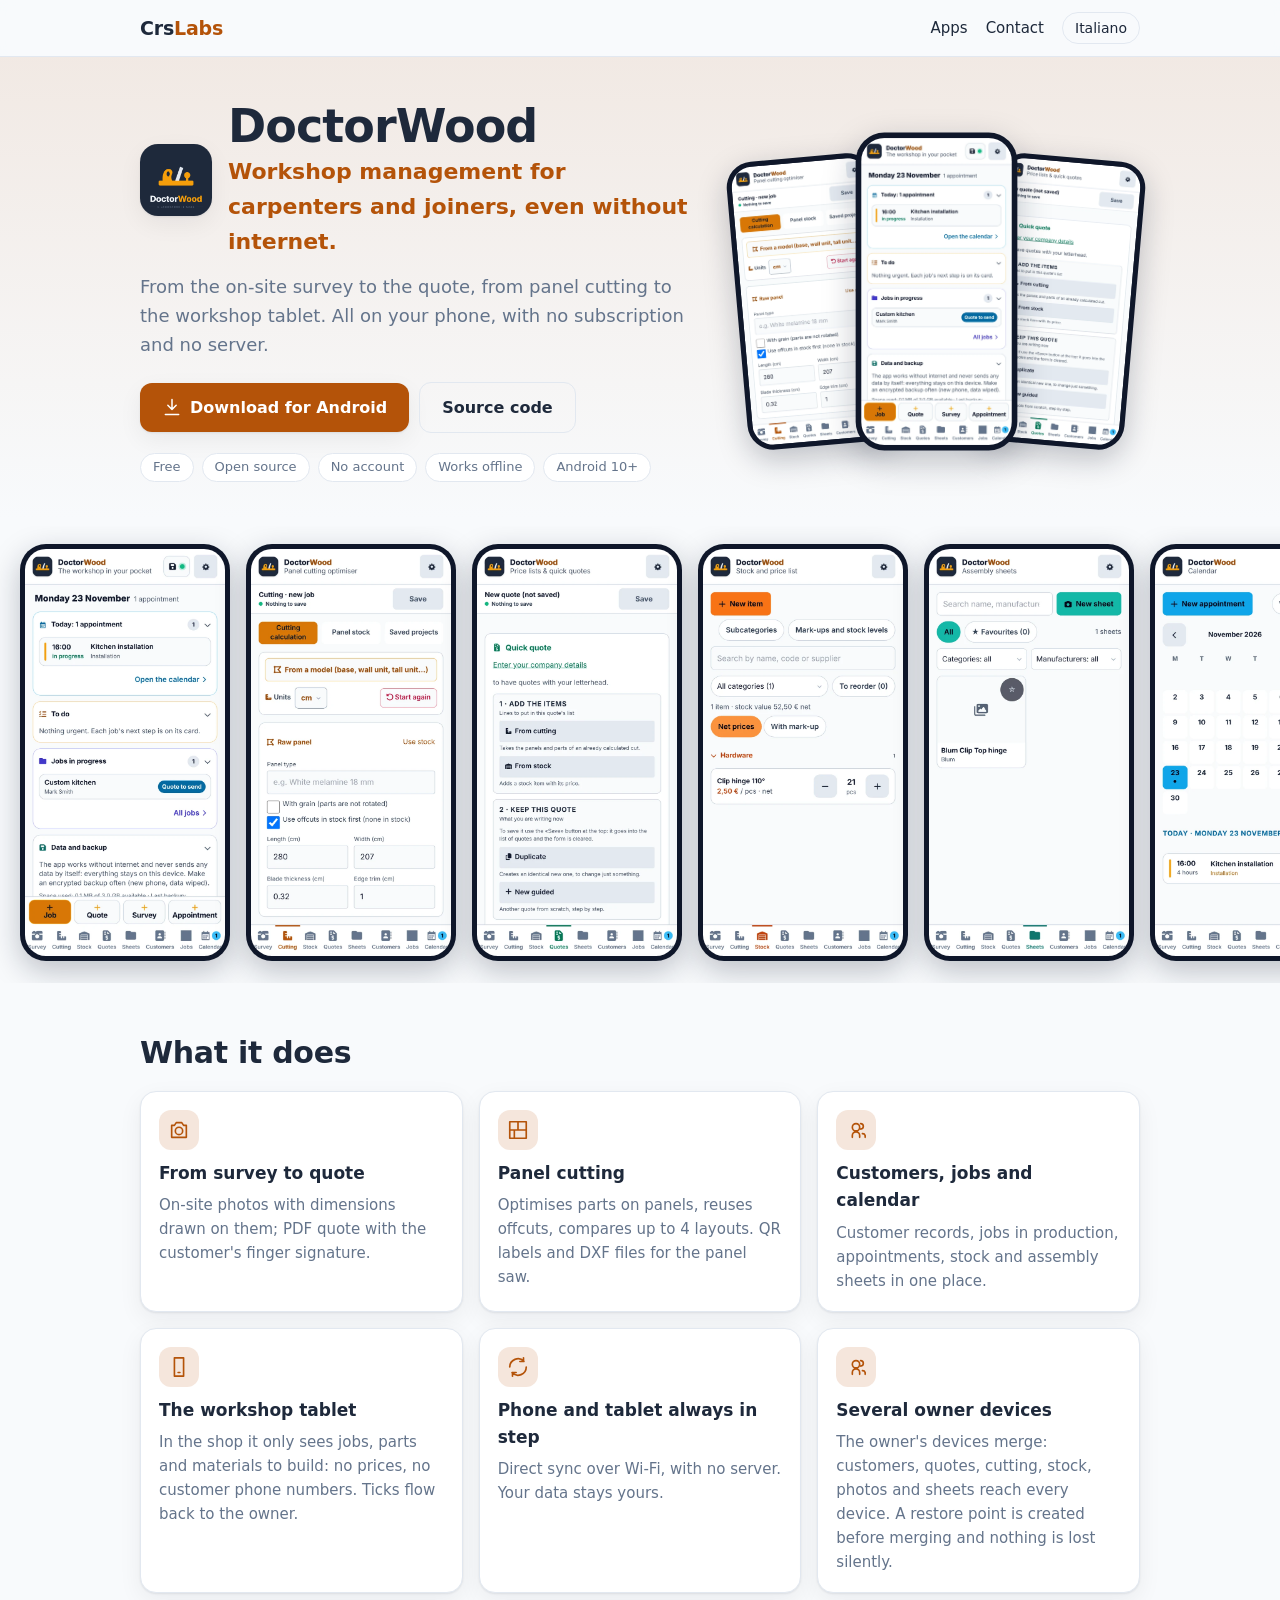
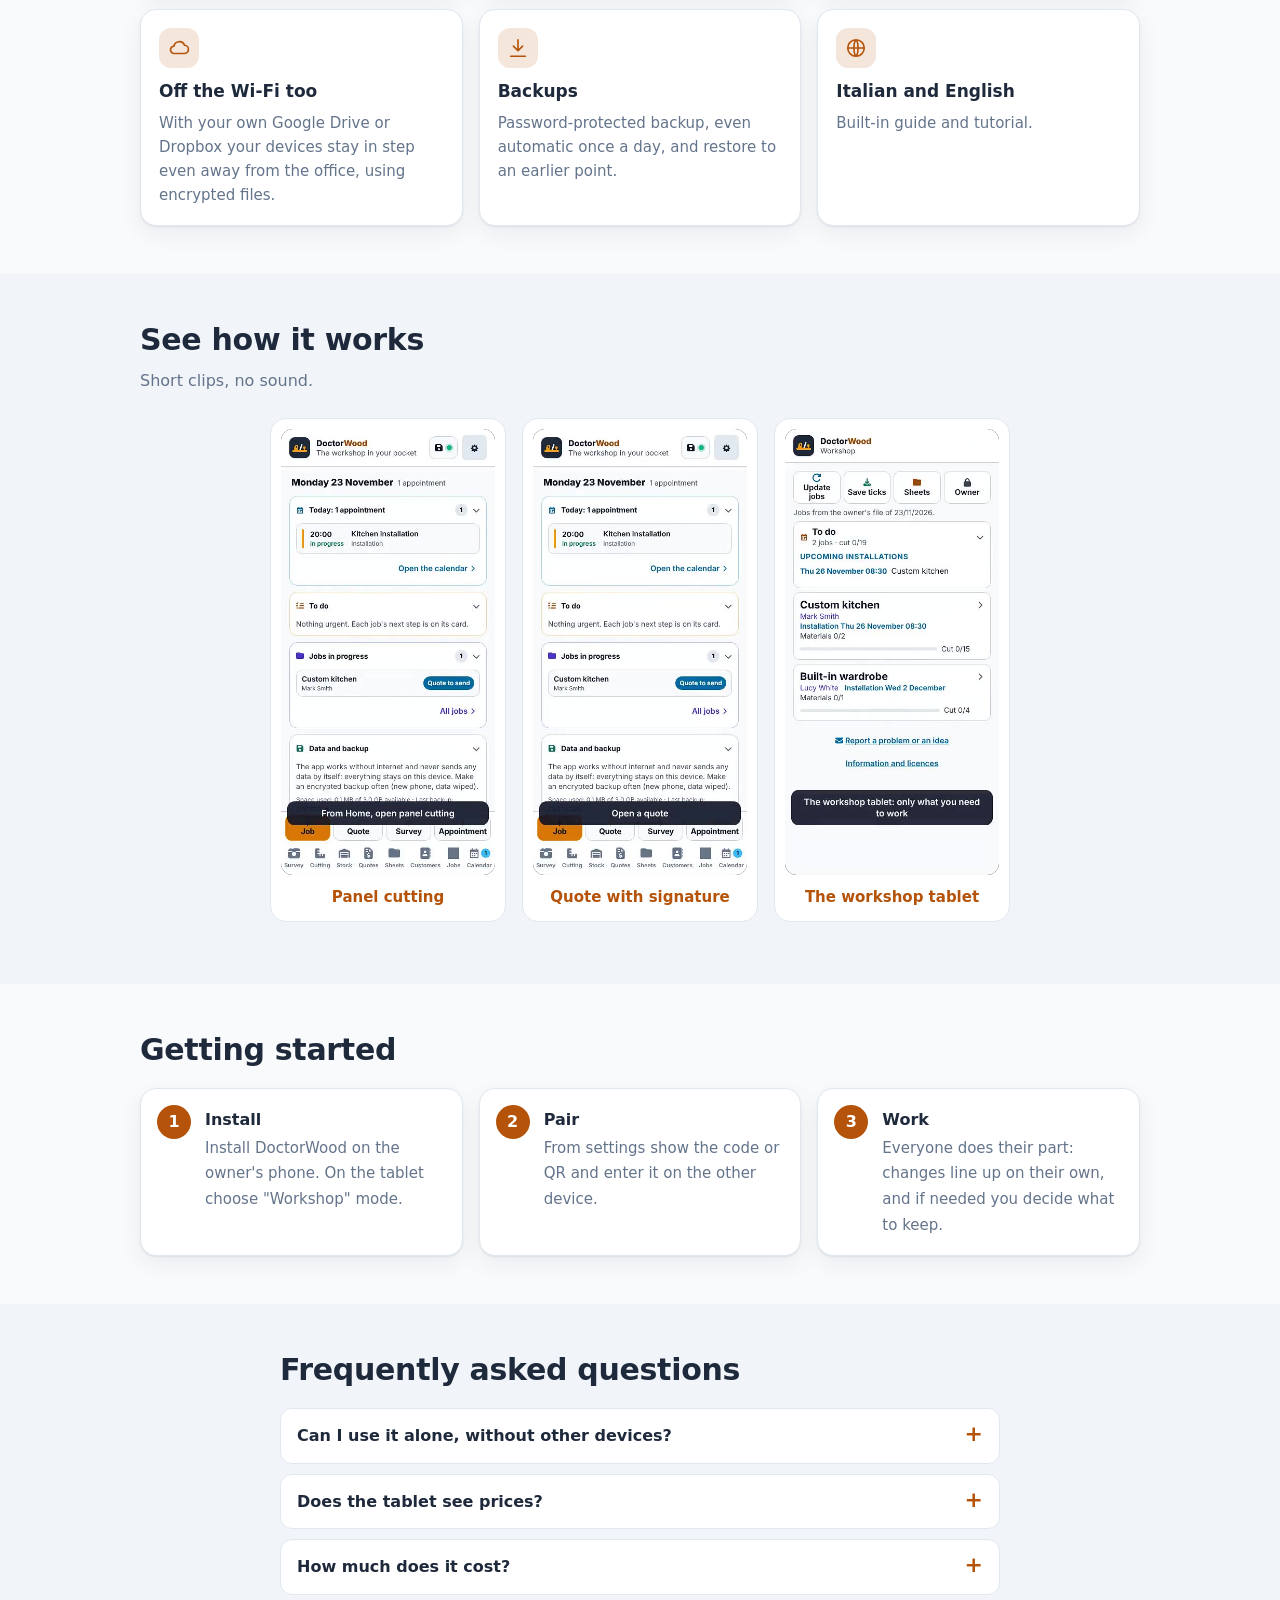
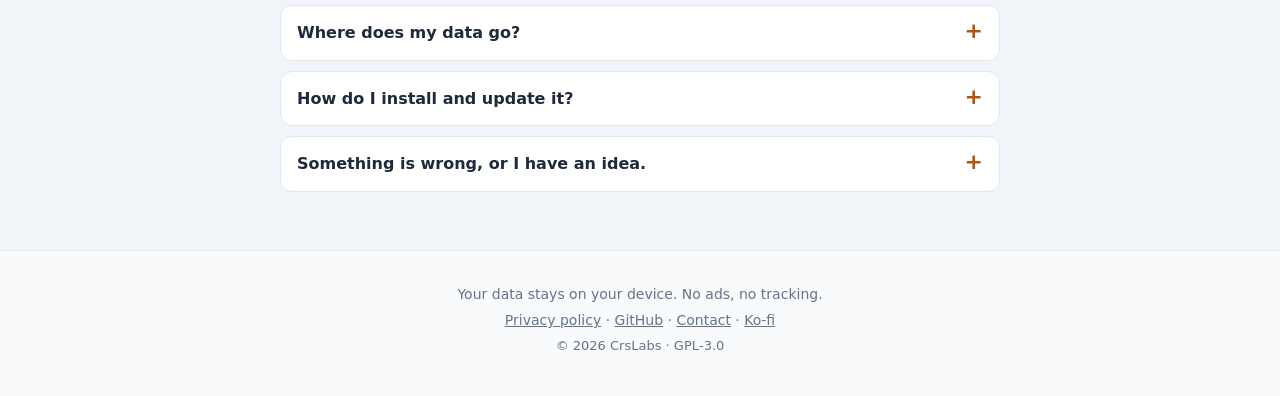
<file: app/doctorwood/en.html>
<!doctype html>
<html lang="en">
<head>
<meta charset="utf-8">
<meta name="viewport" content="width=device-width, initial-scale=1">
<title>DoctorWood · CrsLabs</title>
<meta name="description" content="Workshop management for carpenters and joiners, even without internet.">
<meta name="theme-color" content="#b45309">
<link rel="stylesheet" href="../../stile.css">
</head>
<body style="--acc:#b45309">
<header class="nav"><div class="in"><a class="marca" href="../../en.html">Crs<span>Labs</span></a>
<nav><a href="../../en.html#app">Apps</a><a class="solo-largo" href="../../en.html#contatti">Contact</a><a class="lingua" href="index.html">Italiano</a></nav></div></header>
<main>
<section class="eroe"><div class="in due">
<div class="testo"><div class="intest"><img class="logo" src="logo.png" alt="" width="72" height="72"><div><h1>DoctorWood</h1><p class="tag">Workshop management for carpenters and joiners, even without internet.</p></div></div><p class="lead">From the on-site survey to the quote, from panel cutting to the workshop tablet. All on your phone, with no subscription and no server.</p>
<div class="azioni"><a class="bott" href="https://github.com/CrsLabs/DoctorWood/releases/latest"><svg viewBox="0 0 24 24" aria-hidden="true"><path d="M12 3v12M7 10l5 5 5-5M4 21h16"/></svg>Download for Android</a><a class="bott sec" href="https://github.com/CrsLabs/DoctorWood">Source code</a></div>
<ul class="chip"><li>Free</li><li>Open source</li><li>No account</li><li>Works offline</li><li>Android 10+</li></ul></div>
<div class="pila" aria-hidden="true"><div class="tel t2"><img src="img/en-02.webp" alt="" width="640" height="1303"></div><div class="tel t1"><img src="img/en-01.webp" alt="" width="640" height="1303"></div><div class="tel t3"><img src="img/en-03.webp" alt="" width="640" height="1303"></div></div>
</div></section>
<section class="gal-sez"><div class="gal"><div class="tel"><img src="img/en-01.webp" alt="" width="640" height="1303"></div><div class="tel"><img src="img/en-02.webp" alt="" width="640" height="1303"></div><div class="tel"><img src="img/en-03.webp" alt="" width="640" height="1303" loading="lazy"></div><div class="tel"><img src="img/en-04.webp" alt="" width="640" height="1303" loading="lazy"></div><div class="tel"><img src="img/en-05.webp" alt="" width="640" height="1303" loading="lazy"></div><div class="tel"><img src="img/en-06.webp" alt="" width="640" height="1303" loading="lazy"></div><div class="tel"><img src="img/en-07.webp" alt="" width="640" height="1303" loading="lazy"></div><div class="tel"><img src="img/en-08.webp" alt="" width="640" height="1303" loading="lazy"></div></div></section>
<section class="sez"><div class="in"><h2>What it does</h2><div class="griglia">
<div class="scheda"><span class="ico"><svg viewBox="0 0 24 24" aria-hidden="true"><path d="M4 7h3l2-3h6l2 3h3v13H4zM12 17a4 4 0 1 0 0-8 4 4 0 0 0 0 8z"/></svg></span><h3>From survey to quote</h3><p><span class="lungo">On-site photos with dimensions drawn on them; PDF quote with the customer's finger signature.</span><span class="corto">On-site photos with dimensions drawn on them; PDF quote with the customer's finger signature.</span></p></div>
<div class="scheda"><span class="ico"><svg viewBox="0 0 24 24" aria-hidden="true"><path d="M3 3h18v18H3zM3 12h18M12 3v9M8 12v9"/></svg></span><h3>Panel cutting</h3><p><span class="lungo">Optimises parts on panels, reuses offcuts, compares up to 4 layouts. QR labels and DXF files for the panel saw.</span><span class="corto">Optimises parts on panels, reuses offcuts, compares up to 4 layouts.</span></p></div>
<div class="scheda"><span class="ico"><svg viewBox="0 0 24 24" aria-hidden="true"><path d="M16 20v-2a4 4 0 0 0-8 0v2M12 13a4 4 0 1 0 0-8 4 4 0 0 0 0 8zM22 20v-2a3 3 0 0 0-3-2M17 5a3 3 0 0 1 0 6"/></svg></span><h3>Customers, jobs and calendar</h3><p><span class="lungo">Customer records, jobs in production, appointments, stock and assembly sheets in one place.</span><span class="corto">Customer records, jobs in production, appointments, stock and assembly sheets in one place.</span></p></div>
<div class="scheda"><span class="ico"><svg viewBox="0 0 24 24" aria-hidden="true"><path d="M7 2h10v20H7zM11 18h2"/></svg></span><h3>The workshop tablet</h3><p><span class="lungo">In the shop it only sees jobs, parts and materials to build: no prices, no customer phone numbers. Ticks flow back to the owner.</span><span class="corto">In the shop it only sees jobs, parts and materials to build: no prices, no customer phone numbers.</span></p></div>
<div class="scheda"><span class="ico"><svg viewBox="0 0 24 24" aria-hidden="true"><path d="M21 12a9 9 0 0 1-15.5 6.2M3 12A9 9 0 0 1 18.5 5.8M18 2v4h-4M6 22v-4h4"/></svg></span><h3>Phone and tablet always in step</h3><p><span class="lungo">Direct sync over Wi‑Fi, with no server. Your data stays yours.</span><span class="corto">Direct sync over Wi‑Fi, with no server.</span></p></div>
<div class="scheda"><span class="ico"><svg viewBox="0 0 24 24" aria-hidden="true"><path d="M16 20v-2a4 4 0 0 0-8 0v2M12 13a4 4 0 1 0 0-8 4 4 0 0 0 0 8zM22 20v-2a3 3 0 0 0-3-2M17 5a3 3 0 0 1 0 6"/></svg></span><h3>Several owner devices</h3><p><span class="lungo">The owner's devices merge: customers, quotes, cutting, stock, photos and sheets reach every device. A restore point is created before merging and nothing is lost silently.</span><span class="corto">The owner's devices merge: customers, quotes, cutting, stock, photos and sheets reach every device.</span></p></div>
<div class="scheda"><span class="ico"><svg viewBox="0 0 24 24" aria-hidden="true"><path d="M7 18a4 4 0 0 1-.5-8A6 6 0 0 1 18 9a4.5 4.5 0 0 1-.5 9z"/></svg></span><h3>Off the Wi‑Fi too</h3><p><span class="lungo">With your own Google Drive or Dropbox your devices stay in step even away from the office, using encrypted files.</span><span class="corto">With your own Google Drive or Dropbox your devices stay in step even away from the office, using encrypted files.</span></p></div>
<div class="scheda"><span class="ico"><svg viewBox="0 0 24 24" aria-hidden="true"><path d="M12 3v12M7 10l5 5 5-5M4 21h16"/></svg></span><h3>Backups</h3><p><span class="lungo">Password-protected backup, even automatic once a day, and restore to an earlier point.</span><span class="corto">Password-protected backup, even automatic once a day, and restore to an earlier point.</span></p></div>
<div class="scheda"><span class="ico"><svg viewBox="0 0 24 24" aria-hidden="true"><path d="M12 3a9 9 0 1 0 0 18 9 9 0 0 0 0-18zM3 12h18M12 3c3 3 3 15 0 18M12 3c-3 3-3 15 0 18"/></svg></span><h3>Italian and English</h3><p><span class="lungo">Built-in guide and tutorial.</span><span class="corto">Built-in guide and tutorial.</span></p></div>
</div></div></section>
<section class="sez alt"><div class="in"><h2>See how it works</h2><p class="sub">Short clips, no sound.</p><div class="vr"><div class="vc"><video muted loop playsinline preload="metadata" poster="video/en/taglio.jpg" src="video/en/taglio.mp4"></video><h3>Panel cutting</h3></div><div class="vc"><video muted loop playsinline preload="metadata" poster="video/en/preventivo.jpg" src="video/en/preventivo.mp4"></video><h3>Quote with signature</h3></div><div class="vc"><video muted loop playsinline preload="metadata" poster="video/en/laboratorio.jpg" src="video/en/laboratorio.mp4"></video><h3>The workshop tablet</h3></div></div></div></section>
<section class="sez"><div class="in"><h2>Getting started</h2><ol class="passi"><li><b>Install</b><span>Install DoctorWood on the owner's phone. On the tablet choose "Workshop" mode.</span></li><li><b>Pair</b><span>From settings show the code or QR and enter it on the other device.</span></li><li><b>Work</b><span>Everyone does their part: changes line up on their own, and if needed you decide what to keep.</span></li></ol></div></section>
<section class="sez alt"><div class="in stretto"><h2>Frequently asked questions</h2><details><summary>Can I use it alone, without other devices?</summary><p>Yes. The app is designed to work independently: syncing is optional and, when off, no data leaves the phone.</p></details><details><summary>Does the tablet see prices?</summary><p>No. In Workshop mode the tablet only receives what it needs to build and assemble.</p></details><details><summary>How much does it cost?</summary><p>Nothing. The apps are free, with no ads and no purchases. If they help you, you can buy us a coffee at ko-fi.com/crslabs.</p></details><details><summary>Where does my data go?</summary><p>It stays on your device. CrsLabs runs no servers and collects nothing. Details are in the privacy policy.</p></details><details><summary>How do I install and update it?</summary><p>Download the file from the Releases page on GitHub and open it: Android will ask you to allow installing from that source. Later updates are offered inside the app and install over the old version, without losing data.</p></details><details><summary>Something is wrong, or I have an idea.</summary><p>Write to crslabs.info@gmail.com or use "Report a problem or idea" inside the app.</p></details></div></section>
</main>
<footer class="piede"><div class="in"><p>Your data stays on your device. No ads, no tracking.</p><p><a href="../../privacy/doctorwood.html#en">Privacy policy</a> · <a href="https://github.com/CrsLabs/DoctorWood">GitHub</a> · <a href="mailto:crslabs.info@gmail.com">Contact</a> · <a href="https://ko-fi.com/crslabs">Ko‑fi</a></p><p class="pic">© 2026 CrsLabs · GPL‑3.0</p></div></footer>
<script>(function(){var v=[].slice.call(document.querySelectorAll('.vc video'));if(!v.length)return;
v.forEach(function(e){e.addEventListener('click',function(){e.paused?e.play():e.pause()})});
if(!('IntersectionObserver'in window))return;var o=new IntersectionObserver(function(es){es.forEach(function(x){var e=x.target;if(x.isIntersecting&&x.intersectionRatio>=.6){var p=e.play();p&&p.catch&&p.catch(function(){})}else e.pause()})},{threshold:[0,.6]});v.forEach(function(e){o.observe(e)})})()</script>
</body></html>
</file>
<file: stile.css>
/* Sito di CrsLabs: pagine semplici e veloci, leggibili sul telefono, tema chiaro e scuro. Nessun servizio esterno. */
:root{--fondo:#f8fafc;--carta:#fff;--alt:#f1f5f9;--testo:#1e293b;--tenue:#64748b;--bordo:#e2e8f0;--acc:#b45309;--link:#0369a1;--ombra:0 1px 2px #0f172a14,0 8px 24px #0f172a0f}
@media(prefers-color-scheme:dark){:root{--fondo:#0f172a;--carta:#1e293b;--alt:#131c31;--testo:#e2e8f0;--tenue:#94a3b8;--bordo:#334155;--link:#7dd3fc;--ombra:0 1px 2px #0006}}
*{box-sizing:border-box}
html{-webkit-text-size-adjust:100%;scroll-behavior:smooth}
body{margin:0;background:var(--fondo);color:var(--testo);font:16px/1.6 system-ui,-apple-system,"Segoe UI",Roboto,Helvetica,Arial,sans-serif}
.in{max-width:1040px;margin:0 auto;padding:0 20px}
.in.stretto{max-width:760px}
a{color:var(--link)}
p,li{overflow-wrap:anywhere}
img,video{max-width:100%}

/* barra in alto */
.nav{position:sticky;top:0;z-index:10;background:color-mix(in srgb,var(--fondo) 88%,transparent);backdrop-filter:blur(8px);border-bottom:1px solid var(--bordo)}
.nav .in{display:flex;align-items:center;justify-content:space-between;height:56px}
.marca{color:var(--testo);text-decoration:none;font-weight:800;font-size:19px;letter-spacing:-.01em}
.marca span{color:var(--acc)}
.nav nav{display:flex;align-items:center;gap:18px;font-size:15px}
.nav nav a{color:var(--testo);text-decoration:none}
.nav nav a:hover{color:var(--acc)}
.nav .lingua{border:1px solid var(--bordo);border-radius:999px;padding:4px 12px;font-size:14px}

/* parte alta */
.eroe{padding:44px 0 36px;background:linear-gradient(180deg,color-mix(in srgb,var(--acc) 10%,var(--fondo)),var(--fondo))}
.eroe.home{padding:56px 0 32px;text-align:center;background:radial-gradient(circle at 20% 0,color-mix(in srgb,#0f8a6a 14%,transparent),transparent 45%),radial-gradient(circle at 85% 10%,color-mix(in srgb,#2563eb 13%,transparent),transparent 45%),linear-gradient(180deg,color-mix(in srgb,var(--acc) 10%,var(--fondo)),var(--fondo))}
.badge{display:inline-block;font-size:13px;font-weight:600;color:var(--acc);border:1px solid color-mix(in srgb,var(--acc) 45%,transparent);border-radius:999px;padding:3px 14px;margin-bottom:6px}
.pillole{display:flex;flex-wrap:wrap;justify-content:center;gap:10px;margin-top:6px}
.pill{display:inline-flex;align-items:center;gap:8px;background:var(--carta);border:1px solid var(--bordo);border-left:4px solid var(--acc);color:var(--testo);text-decoration:none;font-weight:700;padding:7px 16px 7px 10px;border-radius:14px;box-shadow:var(--ombra)}
.pill img{border-radius:8px}
.eroe.home .lead{margin-left:auto;margin-right:auto}
.due>*{min-width:0}
.eroe .due{display:grid;grid-template-columns:1.15fr .85fr;gap:40px;align-items:center}
.intest{display:flex;align-items:center;gap:16px;margin-bottom:14px}
.intest h1{margin:0}.intest .tag{margin:2px 0 0}
.logo{width:72px;height:72px;border-radius:18px;box-shadow:var(--ombra);flex-shrink:0}
h1{font-size:clamp(30px,5vw,46px);line-height:1.1;margin:14px 0 8px;letter-spacing:-.02em}
.tag{font-size:clamp(18px,2.4vw,22px);font-weight:600;margin:0 0 10px;color:var(--acc)}
.lead{font-size:18px;color:var(--tenue);max-width:560px;margin:0 0 22px}
.azioni{display:flex;flex-wrap:wrap;gap:10px;align-items:center}
.bott{display:inline-flex;align-items:center;gap:8px;background:var(--acc);color:#fff;text-decoration:none;font-weight:600;padding:12px 22px;border-radius:12px;box-shadow:var(--ombra);transition:transform .15s,filter .15s}
.bott:hover{filter:brightness(1.08);transform:translateY(-1px)}
.bott svg{width:20px;height:20px}
.bott.sec{background:transparent;color:var(--testo);border:1px solid var(--bordo);box-shadow:none}
.chip{list-style:none;display:flex;flex-wrap:wrap;gap:8px;padding:0;margin:20px 0 0}
.chip li{font-size:13px;color:var(--tenue);background:var(--carta);border:1px solid var(--bordo);border-radius:999px;padding:3px 12px}

/* sezioni */
.sez{padding:48px 0}
.sez.alt{background:var(--alt)}
h2{font-size:clamp(22px,3vw,30px);line-height:1.2;margin:0 0 20px;letter-spacing:-.01em}
h3{font-size:17px;margin:0 0 6px}
.sub{color:var(--tenue);margin:-10px 0 18px}
.griglia{display:grid;grid-template-columns:repeat(auto-fill,minmax(260px,1fr));gap:16px}
.griglia.tre{grid-template-columns:repeat(auto-fit,minmax(240px,1fr))}
.scheda{background:var(--carta);border:1px solid var(--bordo);border-radius:16px;padding:18px;box-shadow:var(--ombra)}
.scheda p{margin:0;color:var(--tenue);font-size:15px}
.corto{display:none}
.tagsoon{font-style:normal;font-size:11px;font-weight:700;text-transform:uppercase;letter-spacing:.04em;color:var(--acc);border:1px solid var(--acc);border-radius:999px;padding:1px 8px;vertical-align:2px;white-space:nowrap}
.ico{display:inline-flex;width:40px;height:40px;align-items:center;justify-content:center;border-radius:12px;background:color-mix(in srgb,var(--acc) 14%,transparent);color:var(--acc);margin-bottom:10px}
.ico svg,.bott svg{fill:none;stroke:currentColor;stroke-width:1.8;stroke-linecap:round;stroke-linejoin:round}
.ico svg{width:22px;height:22px}

/* schede delle app nella home */
.carte{display:grid;gap:16px}
.app{display:flex;gap:16px;align-items:flex-start;background:var(--carta);border:1px solid var(--bordo);border-radius:18px;padding:20px;box-shadow:var(--ombra);border-left:5px solid var(--acc)}
.app img{width:64px;height:64px;border-radius:14px;flex-shrink:0}
.app h3{font-size:20px;margin:0 0 4px}
.app p{margin:0 0 12px;color:var(--tenue)}
.app .bott{padding:8px 16px;font-size:15px}
.lk{font-size:14px}

/* passi */
.passi{list-style:none;counter-reset:p;display:grid;grid-template-columns:repeat(auto-fit,minmax(220px,1fr));gap:16px;padding:0;margin:0}
.passi li{counter-increment:p;background:var(--carta);border:1px solid var(--bordo);border-radius:16px;padding:18px 18px 18px 64px;position:relative;box-shadow:var(--ombra)}
.passi li::before{content:counter(p);position:absolute;left:16px;top:16px;width:34px;height:34px;border-radius:50%;background:var(--acc);color:#fff;font-weight:700;display:flex;align-items:center;justify-content:center}
.passi b{display:block;margin-bottom:2px}
.passi span{color:var(--tenue);font-size:15px}

/* schermate: pila nella parte alta (solo schermi larghi) e striscia scorrevole */
.pila{display:flex;justify-content:center;align-items:center;padding:8px 0}
.tel{border-radius:26px;background:#0f172a;padding:5px;box-shadow:0 10px 30px #0f172a40;line-height:0;flex-shrink:0}
.tel img{width:100%;height:auto;aspect-ratio:824/1678;object-fit:cover;object-position:top;border-radius:21px;display:block}
.pila .tel{width:36%;max-width:190px}
.pila .t2{margin-right:-5%;transform:rotate(-5deg) translateY(10px)}
.pila .t1{z-index:2;transform:scale(1.1)}
.pila .t3{margin-left:-5%;transform:rotate(5deg) translateY(10px)}
.gal-sez{padding:8px 0 4px}
.gal{display:flex;gap:16px;overflow-x:auto;scroll-snap-type:x proximity;padding:18px 20px 22px;justify-content:safe center;scrollbar-width:thin}
.gal .tel{width:clamp(150px,42vw,210px);scroll-snap-align:center}

/* filmati */
.vr{display:flex;gap:16px;overflow-x:auto;scroll-snap-type:x mandatory;padding:6px 4px 14px;justify-content:safe center;scrollbar-width:thin}
.vc{flex:0 0 min(236px,72vw);scroll-snap-align:center;background:var(--carta);border:1px solid var(--bordo);border-radius:16px;padding:10px;text-align:center}
.vc video{width:100%;border-radius:12px;display:block;background:#000;aspect-ratio:412/860;cursor:pointer}
.vc h3{margin:10px 0 2px;font-size:15px;color:var(--acc)}

/* domande */
details{background:var(--carta);border:1px solid var(--bordo);border-radius:12px;margin:0 0 10px;padding:0 16px}
summary{cursor:pointer;font-weight:600;padding:14px 0;list-style:none;display:flex;justify-content:space-between;gap:12px}
summary::-webkit-details-marker{display:none}
summary::after{content:"+";color:var(--acc);font-size:22px;line-height:1}
details[open] summary::after{content:"–"}
details p{margin:0 0 14px;color:var(--tenue)}

/* piè di pagina */
.piede{border-top:1px solid var(--bordo);padding:28px 0 36px;text-align:center;color:var(--tenue);font-size:14px}
.piede p{margin:4px 0}.piede .pic{font-size:13px}
.piede a{color:var(--tenue)}

/* testi lunghi (informative sulla privacy) */
main>.in.testo,main:not(:has(.eroe)){max-width:760px;margin:0 auto;padding:32px 20px 48px}
main:not(:has(.eroe)) h1{font-size:30px}
main:not(:has(.eroe)) h2{margin-top:30px;padding-bottom:4px;border-bottom:2px solid var(--acc)}
.nota{background:var(--carta);border-left:4px solid var(--acc);padding:10px 14px;border-radius:0 10px 10px 0;margin:14px 0}
hr{border:0;border-top:1px solid var(--bordo);margin:32px 0}

@media(max-width:820px){
  .eroe .due{grid-template-columns:minmax(0,1fr)}
  .pila{display:none}
  .eroe{padding:22px 0 14px}
  .eroe.home{padding:30px 0 22px}
  .sez{padding:30px 0}
  .tag{font-size:16px}
  .lead{font-size:16px;margin-bottom:16px}
  .intest{gap:12px}.logo{width:56px;height:56px;border-radius:14px}
  h1{font-size:30px}
  .intest h1{font-size:28px}
  .azioni .bott{flex:1 1 auto;justify-content:center;padding:11px 14px}
  .chip{flex-wrap:nowrap;overflow-x:auto;scrollbar-width:none;margin-top:14px}
  .chip::-webkit-scrollbar{display:none}
  .chip li{white-space:nowrap}
  .solo-largo{display:none}
}
@media(max-width:620px){
  body{font-size:15px}
  .in{padding:0 16px}
  h2{margin-bottom:14px}
  .griglia{grid-template-columns:1fr 1fr;gap:10px}
  .griglia.tre{grid-template-columns:1fr}
  .scheda{padding:12px;border-radius:14px}
  .griglia:not(.tre) .scheda .lungo{display:none}
  .griglia:not(.tre) .scheda .corto{display:inline}
  .griglia:not(.tre) .scheda p{font-size:13px;line-height:1.4}
  .griglia:not(.tre) .scheda h3{font-size:14.5px;line-height:1.25}
  .ico{width:32px;height:32px;margin-bottom:8px;border-radius:10px}.ico svg{width:18px;height:18px}
  .tagsoon{display:none}
  .passi{grid-template-columns:1fr;gap:10px}
  .passi li{padding:12px 14px 12px 56px}.passi li::before{left:12px;top:12px;width:32px;height:32px}
  .vc{flex-basis:44vw}
  .app{padding:14px;gap:12px}.app img{width:52px;height:52px}
  .gal{padding-left:16px;padding-right:16px;gap:12px}
  .gal .tel{width:44vw}
  .nav .in{height:50px}.nav nav{gap:12px}
}
@media(prefers-reduced-motion:reduce){html{scroll-behavior:auto}.bott{transition:none}}
.sotto{color:var(--tenue);margin:0 0 16px}
</file>
